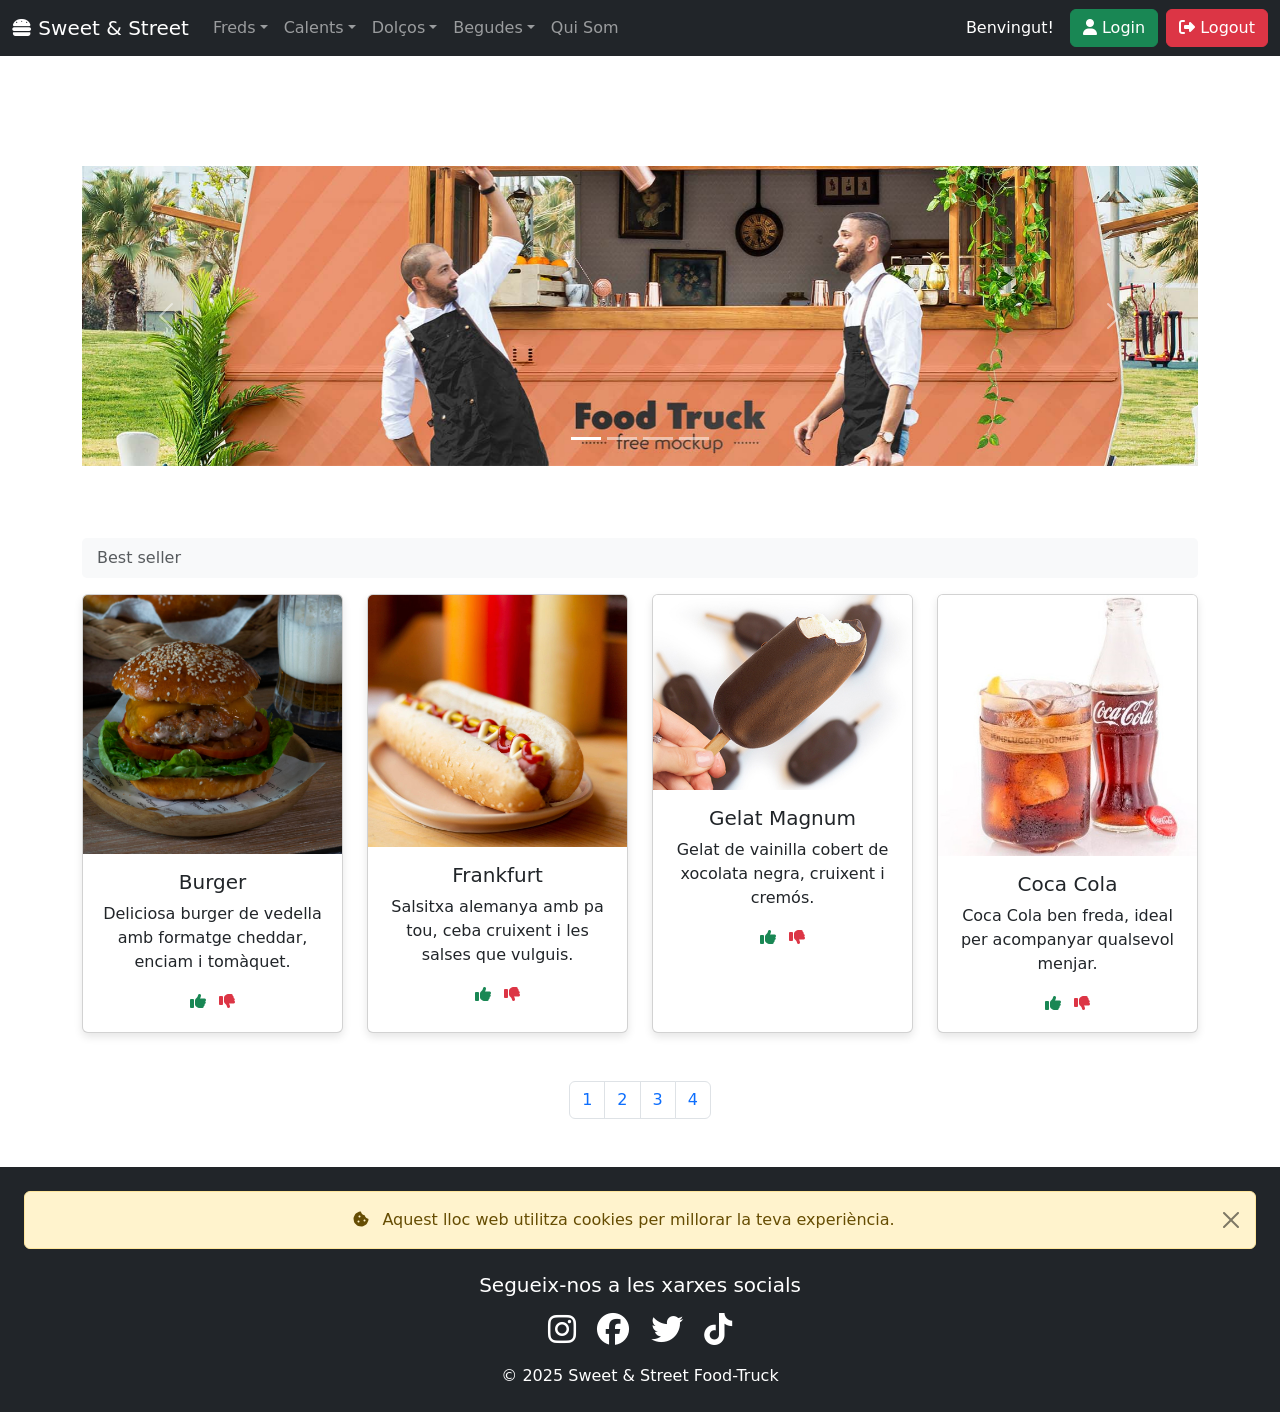
<file: index.html>
<!DOCTYPE html>
<html lang="ca">
<head>
    <meta charset="UTF-8">
    <meta name="viewport" content="width=device-width, initial-scale=1.0">
    <title>Sweet & Street | Food-Truck</title>

    <!-- Bootstrap CSS -->
    <link href="https://cdn.jsdelivr.net/npm/bootstrap@5.3.2/dist/css/bootstrap.min.css" rel="stylesheet">
    <!-- FontAwesome -->
    <link href="https://cdnjs.cloudflare.com/ajax/libs/font-awesome/6.5.1/css/all.min.css" rel="stylesheet">
    <!-- CSS Personalizado -->
    <link rel="stylesheet" href="css/styles.css">

    <link rel="icon" type="image/x-icon" href="./img/iconos/iconoHome.jpg">
</head>
<body>

<!-- ================= HEADER ================= -->
<nav class="navbar navbar-expand-lg navbar-dark bg-dark fixed-top">
    <div class="container-fluid">
        <!-- Logo y brand -->
        <a class="navbar-brand" href="index.html" data-bs-toggle="tooltip" title="Tornar a l'inici">
            <i class="fa-solid fa-burger"></i>
            Sweet & Street
        </a>

        <!-- Botón hamburguesa para móvil -->
        <button class="navbar-toggler" type="button" data-bs-toggle="collapse" data-bs-target="#menu">
            <span class="navbar-toggler-icon"></span>
        </button>

        <!-- Menú -->
        <div class="collapse navbar-collapse" id="menu">
            <ul class="navbar-nav me-auto">
                <!-- FREDS -->
                <li class="nav-item dropdown">
                    <a class="nav-link dropdown-toggle" href="#" role="button" data-bs-toggle="dropdown" data-bs-toggle="tooltip" title="Menjar fred">Freds</a>
                    <ul class="dropdown-menu">
                        <li><a class="dropdown-item" href="freds/fred1.html" data-bs-toggle="tooltip" title="Veure entrepà ibèric">Entrepà ibèric</a></li>
                        <li><a class="dropdown-item" href="freds/fred2.html" data-bs-toggle="tooltip" title="Veure entrepà de formatge">Entrepà formatge</a></li>
                        <li><a class="dropdown-item" href="freds/fred3.html" data-bs-toggle="tooltip" title="Veure amanida">Amanida</a></li>
                    </ul>
                </li>

                <!-- CALENTS -->
                <li class="nav-item dropdown">
                    <a class="nav-link dropdown-toggle" href="#" role="button" data-bs-toggle="dropdown" data-bs-toggle="tooltip" title="Menjar calent">Calents</a>
                    <ul class="dropdown-menu">
                        <li><a class="dropdown-item" href="calents/calent1.html" data-bs-toggle="tooltip" title="Veure burger">Burger</a></li>
                        <li><a class="dropdown-item" href="calents/calent2.html" data-bs-toggle="tooltip" title="Veure frankfurt">Frankfurt</a></li>
                        <li><a class="dropdown-item" href="calents/calent3.html" data-bs-toggle="tooltip" title="Veure pizza">Pizza</a></li>
                    </ul>
                </li>

                <!-- DOLÇOS -->
                <li class="nav-item dropdown">
                    <a class="nav-link dropdown-toggle" href="#" role="button" data-bs-toggle="dropdown" data-bs-toggle="tooltip" title="Dolços">Dolços</a>
                    <ul class="dropdown-menu">
                        <li><a class="dropdown-item" href="dolcos/dolc1.html" data-bs-toggle="tooltip" title="Veure gelat Magnum">Gelat Magnum</a></li>
                        <li><a class="dropdown-item" href="dolcos/dolc2.html" data-bs-toggle="tooltip" title="Veure crêppe">Crêppe xocolata</a></li>
                        <li><a class="dropdown-item" href="dolcos/dolc3.html" data-bs-toggle="tooltip" title="Veure gofre">Gofre</a></li>
                    </ul>
                </li>

                <!-- BEGUDES -->
                <li class="nav-item dropdown">
                    <a class="nav-link dropdown-toggle" href="#" role="button" data-bs-toggle="dropdown" data-bs-toggle="tooltip" title="Begudes">Begudes</a>
                    <ul class="dropdown-menu">
                        <li><a class="dropdown-item" href="begudes/beguda1.html" data-bs-toggle="tooltip" title="Veure Coca-Cola">Coca Cola</a></li>
                        <li><a class="dropdown-item" href="begudes/beguda2.html" data-bs-toggle="tooltip" title="Veure cervesa">Cervesa</a></li>
                        <li><a class="dropdown-item" href="begudes/beguda3.html" data-bs-toggle="tooltip" title="Veure aigua">Aigua</a></li>
                    </ul>
                </li>

                <!-- QUI SOM -->
                <li class="nav-item">
                    <a class="nav-link" href="quisom.html" data-bs-toggle="tooltip" title="Coneix la nostra història">Qui Som</a>
                </li>
            </ul>

            <!-- Texto de bienvenida -->
            <span class="navbar-text text-white me-3" id="welcomeText">
                Benvingut!
            </span>

            <!-- Botón Login -->
            <button class="btn btn-success me-2" type="button" data-bs-toggle="modal" data-bs-target="#loginModal" data-bs-toggle="tooltip" title="Iniciar sessió">
                <i class="fa-solid fa-user"></i> Login
            </button>

            <!-- Botón Logout -->
            <button class="btn btn-danger" type="button" onclick="logout()" data-bs-toggle="tooltip" title="Tancar sessió">
                <i class="fa-solid fa-right-from-bracket"></i> Logout
            </button>
        </div>
    </div>
</nav>

<!-- ================= MODAL LOGIN ================= -->
<div class="modal fade" id="loginModal" tabindex="-1" aria-labelledby="loginModalLabel" aria-hidden="true">
    <!-- Modal a la derecha (modal-dialog-end) y separado del navbar (mt-5) -->
    <div class="modal-dialog modal-dialog-end mt-5">
        <div class="modal-content">
            <div class="modal-header">
                <h5 class="modal-title" id="loginModalLabel">Iniciar Sessió</h5>
                <button type="button" class="btn-close" data-bs-dismiss="modal" aria-label="Tancar" data-bs-toggle="tooltip" title="Tancar"></button>
            </div>
            <div class="modal-body">
                <form id="loginForm">
                    <div class="mb-3">
                        <label for="username" class="form-label">Nom d'usuari</label>
                        <input type="text" class="form-control" id="username" placeholder="Introdueix el teu nom" data-bs-toggle="tooltip" title="Escriu el teu nom">
                    </div>
                    <div class="mb-3">
                        <label for="password" class="form-label">Contrasenya</label>
                        <input type="password" class="form-control" id="password" placeholder="******" data-bs-toggle="tooltip" title="Introdueix la contrasenya">
                    </div>
                    <button type="button" class="btn btn-primary" onclick="loginSubmit()" data-bs-toggle="tooltip" title="Enviar formulari">Enviar</button>
                    <button type="button" class="btn btn-secondary" data-bs-dismiss="modal" data-bs-toggle="tooltip" title="Cancel·lar">Cancel·lar</button>
                </form>
            </div>
        </div>
    </div>
</div>

<!-- ================= BODY ================= -->
<div class="container mt-5 pt-5">
    <!-- CARRUSEL -->
   <!-- ================= CARRUSEL (TAMAÑO PEQUEÑO) ================= -->
<div id="carouselExample" class="carousel slide mb-4" data-bs-ride="carousel">
    <!-- Indicadores -->
    <div class="carousel-indicators">
        <button type="button" data-bs-target="#carouselExample" data-bs-slide-to="0" class="active" aria-current="true" aria-label="Slide 1"></button>
        <button type="button" data-bs-target="#carouselExample" data-bs-slide-to="1" aria-label="Slide 2"></button>
        <button type="button" data-bs-target="#carouselExample" data-bs-slide-to="2" aria-label="Slide 3"></button>
        <button type="button" data-bs-target="#carouselExample" data-bs-slide-to="3" aria-label="Slide 4"></button>
    </div>
    
    <!-- Imágenes con altura fija -->
    <div class="carousel-inner" style="height: 300px;"> <!-- ALTURA FIJA DE 300px -->
        <div class="carousel-item active h-100">
            <img src="./img/carousel/foodtruck.jpg" class="d-block w-100 h-100" alt="Food Truck 1" style="object-fit: cover;">
        </div>
        <div class="carousel-item h-100">
            <img src="./img/carousel/entrepa.jpg" class="d-block w-100 h-100" alt="Food Truck 2" style="object-fit: cover;">
        </div>
        <div class="carousel-item h-100">
            <img src="./img/carousel/crepe.jpg" class="d-block w-100 h-100" alt="Food Truck 3" style="object-fit: cover;">
        </div>
        <div class="carousel-item h-100">
            <img src="./img/carousel/cerveza.jpg" class="d-block w-100 h-100" alt="Food Truck 4" style="object-fit: cover;">
        </div>
    </div>
    
    <!-- Controles -->
    <button class="carousel-control-prev" type="button" data-bs-target="#carouselExample" data-bs-slide="prev" data-bs-toggle="tooltip" title="Imatge anterior">
        <span class="carousel-control-prev-icon" aria-hidden="true"></span>
        <span class="visually-hidden">Previous</span>
    </button>
    <button class="carousel-control-next" type="button" data-bs-target="#carouselExample" data-bs-slide="next" data-bs-toggle="tooltip" title="Imatge següent">
        <span class="carousel-control-next-icon" aria-hidden="true"></span>
        <span class="visually-hidden">Next</span>
    </button>
</div>

<br><br>

    <!-- BREADCRUMB -->
    <nav aria-label="breadcrumb">
        <ol class="breadcrumb">
            <li class="breadcrumb-item active" aria-current="page" data-bs-toggle="tooltip" title="Estàs a la pàgina d'inici">Best seller</li>
        </ol>
    </nav>

    <!-- CARDS DE PRODUCTES DESTACATS -->
    <div class="row text-center g-4">
        <!-- Card 1 - Burger -->
        <div class="col-md-3">
            <div class="card h-100">
                <img src="./img/cards/hamburguesa.jpg" class="card-img-top" alt="Burger">
                <div class="card-body">
                    <h5 class="card-title" data-bs-toggle="tooltip" title="Hamburguesa clàssica">Burger</h5>
                    <p class="card-text">Deliciosa burger de vedella amb formatge cheddar, enciam i tomàquet.</p>
                    <i class="fa-solid fa-thumbs-up text-success me-2" data-bs-toggle="tooltip" title="M'agrada"></i>
                    <i class="fa-solid fa-thumbs-down text-danger" data-bs-toggle="tooltip" title="No m'agrada"></i>
                </div>
            </div>
        </div>
        <!-- Card 2 - Frankfurt -->
        <div class="col-md-3">
            <div class="card h-100">
                <img src="./img/cards/frankfurt.jpeg" class="card-img-top" alt="Frankfurt">
                <div class="card-body">
                    <h5 class="card-title" data-bs-toggle="tooltip" title="Frankfurt alemany">Frankfurt</h5>
                    <p class="card-text">Salsitxa alemanya amb pa tou, ceba cruixent i les salses que vulguis.</p>
                    <i class="fa-solid fa-thumbs-up text-success me-2" data-bs-toggle="tooltip" title="M'agrada"></i>
                    <i class="fa-solid fa-thumbs-down text-danger" data-bs-toggle="tooltip" title="No m'agrada"></i>
                </div>
            </div>
        </div>
        <!-- Card 3 - Magnum -->
        <div class="col-md-3">
            <div class="card h-100">
                <img src="./img/cards/gelat.jpg" class="card-img-top" alt="Magnum">
                <div class="card-body">
                    <h5 class="card-title" data-bs-toggle="tooltip" title="Gelat Magnum">Gelat Magnum</h5>
                    <p class="card-text">Gelat de vainilla cobert de xocolata negra, cruixent i cremós.</p>
                    <i class="fa-solid fa-thumbs-up text-success me-2" data-bs-toggle="tooltip" title="M'agrada"></i>
                    <i class="fa-solid fa-thumbs-down text-danger" data-bs-toggle="tooltip" title="No m'agrada"></i>
                </div>
            </div>
        </div>
        <!-- Card 4 - Coca Cola -->
        <div class="col-md-3">
            <div class="card h-100">
                <img src="./img/cards/cocacola.jpg" class="card-img-top" alt="Coca Cola">
                <div class="card-body">
                    <h5 class="card-title" data-bs-toggle="tooltip" title="Refresc de cola">Coca Cola</h5>
                    <p class="card-text">Coca Cola ben freda, ideal per acompanyar qualsevol menjar.</p>
                    <i class="fa-solid fa-thumbs-up text-success me-2" data-bs-toggle="tooltip" title="M'agrada"></i>
                    <i class="fa-solid fa-thumbs-down text-danger" data-bs-toggle="tooltip" title="No m'agrada"></i>
                </div>
            </div>
        </div>
    </div>

    <!-- PAGINACIÓ -->
    <nav aria-label="Page navigation" class="mt-5">
        <ul class="pagination justify-content-center">
            <li class="page-item"><a class="page-link" href="freds/fred1.html" data-bs-toggle="tooltip" title="Anar a menjars freds">1</a></li>
            <li class="page-item"><a class="page-link" href="calents/calent1.html" data-bs-toggle="tooltip" title="Anar a menjars calents">2</a></li>
            <li class="page-item"><a class="page-link" href="dolcos/dolc1.html" data-bs-toggle="tooltip" title="Anar a dolços">3</a></li>
            <li class="page-item"><a class="page-link" href="begudes/beguda1.html" data-bs-toggle="tooltip" title="Anar a begudes">4</a></li>
        </ul>
    </nav>
</div>

<!-- ================= FOOTER ================= -->
<footer class="bg-dark text-white text-center p-4 mt-5">
    <!-- ALERTA DE COOKIES DINS DEL FOOTER -->
    <div class="alert alert-warning alert-dismissible fade show mb-4" role="alert">
        <i class="fa-solid fa-cookie-bite me-2"></i>
        Aquest lloc web utilitza cookies per millorar la teva experiència.
        <button type="button" class="btn-close" data-bs-dismiss="alert" aria-label="Tancar" data-bs-toggle="tooltip" title="Tancar alerta"></button>
    </div>

    <h5>Segueix-nos a les xarxes socials</h5>
    <div class="social-icons mt-3">
        <a href="#" class="text-white me-3" data-bs-toggle="tooltip" title="Instagram"><i class="fa-brands fa-instagram fa-2x"></i></a>
        <a href="#" class="text-white me-3" data-bs-toggle="tooltip" title="Facebook"><i class="fa-brands fa-facebook fa-2x"></i></a>
        <a href="#" class="text-white me-3" data-bs-toggle="tooltip" title="Twitter"><i class="fa-brands fa-twitter fa-2x"></i></a>
        <a href="#" class="text-white" data-bs-toggle="tooltip" title="TikTok"><i class="fa-brands fa-tiktok fa-2x"></i></a>
    </div>
    <p class="mt-3 mb-0">&copy; 2025 Sweet & Street Food-Truck</p>
</footer>

<!-- Scripts -->
<script src="https://cdn.jsdelivr.net/npm/bootstrap@5.3.2/dist/js/bootstrap.bundle.min.js"></script>
<script src="js/main.js"></script>
</body>
</html>
</file>
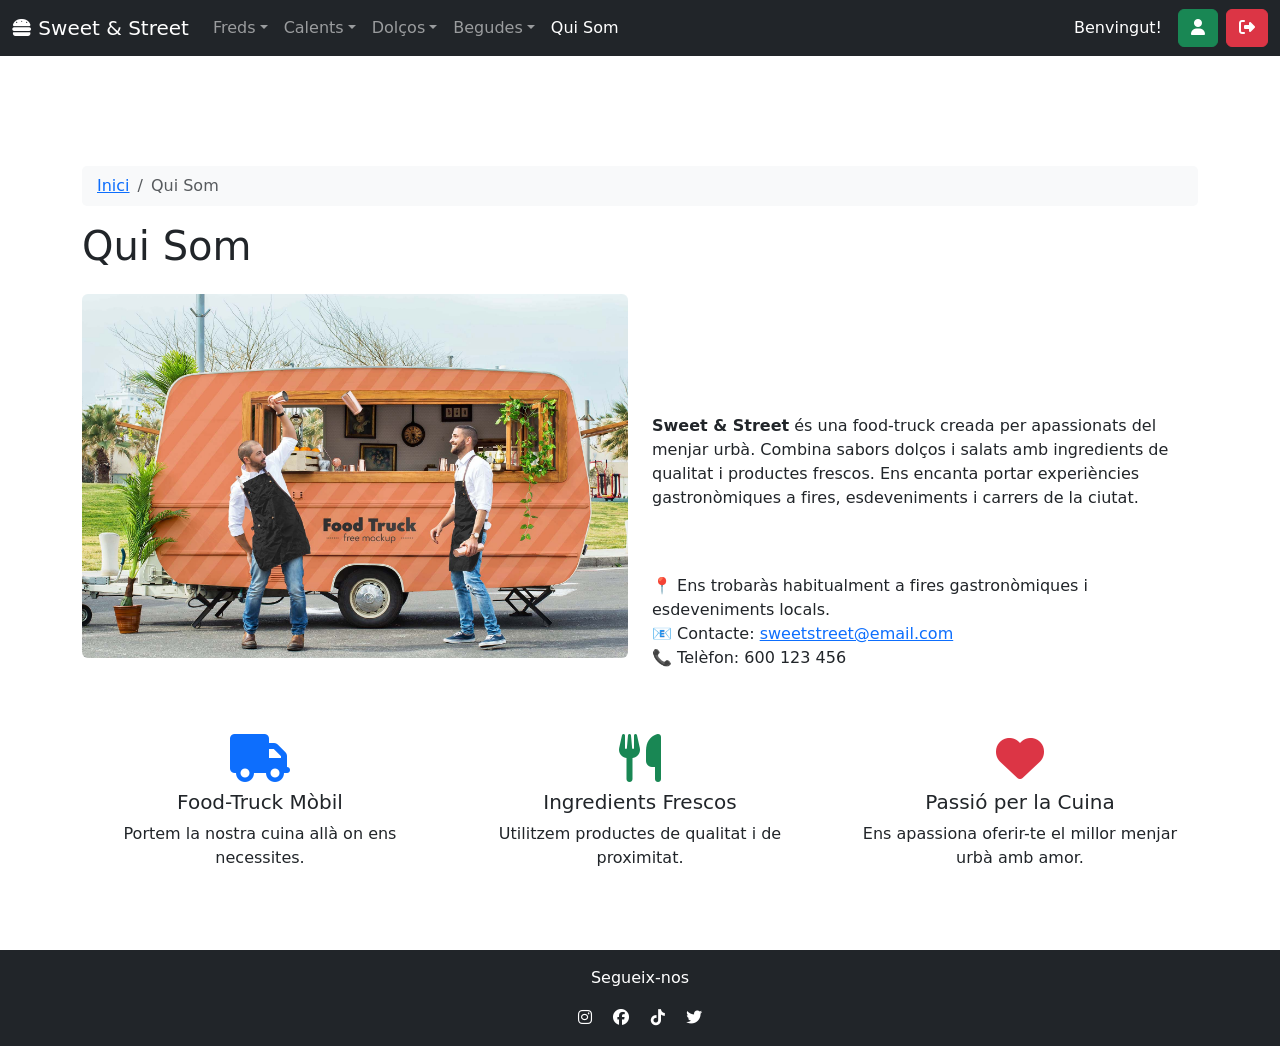
<file: quisom.html>
<!DOCTYPE html>
<html lang="ca">
<head>
    <meta charset="UTF-8">
    <meta name="viewport" content="width=device-width, initial-scale=1.0">
    <title>Qui Som | Sweet & Street</title>

    <link href="https://cdn.jsdelivr.net/npm/bootstrap@5.3.2/dist/css/bootstrap.min.css" rel="stylesheet">
    <link href="https://cdnjs.cloudflare.com/ajax/libs/font-awesome/6.5.1/css/all.min.css" rel="stylesheet">
    <link rel="stylesheet" href="css/styles.css">
    <link rel="icon" type="image/x-icon" href="./img/iconos/quisom.png">
</head>
<body>

    <!-- HEADER -->
    <nav class="navbar navbar-expand-lg navbar-dark bg-dark fixed-top">
        <div class="container-fluid">
            <a class="navbar-brand" href="index.html">
                <i class="fa-solid fa-burger"></i> Sweet & Street
            </a>

            <button class="navbar-toggler" data-bs-toggle="collapse" data-bs-target="#menu">
                <span class="navbar-toggler-icon"></span>
            </button>

            <div class="collapse navbar-collapse" id="menu">
                <ul class="navbar-nav me-auto">

                    <li class="nav-item dropdown">
                        <a class="nav-link dropdown-toggle" data-bs-toggle="dropdown">Freds</a>
                        <ul class="dropdown-menu">
                            <li><a class="dropdown-item" href="freds/fred1.html">Ibèric</a></li>
                            <li><a class="dropdown-item" href="freds/fred2.html">Formatge</a></li>
                            <li><a class="dropdown-item" href="freds/fred3.html">Amanida</a></li>
                        </ul>
                    </li>

                    <li class="nav-item dropdown">
                        <a class="nav-link dropdown-toggle" data-bs-toggle="dropdown">Calents</a>
                        <ul class="dropdown-menu">
                            <li><a class="dropdown-item" href="calents/calent1.html">Burger</a></li>
                            <li><a class="dropdown-item" href="calents/calent2.html">Frankfurt</a></li>
                            <li><a class="dropdown-item" href="calents/calent3.html">Pizza</a></li>
                        </ul>
                    </li>

                    <li class="nav-item dropdown">
                        <a class="nav-link dropdown-toggle" data-bs-toggle="dropdown">Dolços</a>
                        <ul class="dropdown-menu">
                            <li><a class="dropdown-item" href="dolcos/dolc1.html">Magnum</a></li>
                            <li><a class="dropdown-item" href="dolcos/dolc2.html">Creppe</a></li>
                            <li><a class="dropdown-item" href="dolcos/dolc3.html">Gofre</a></li>
                        </ul>
                    </li>

                    <li class="nav-item dropdown">
                        <a class="nav-link dropdown-toggle" data-bs-toggle="dropdown">Begudes</a>
                        <ul class="dropdown-menu">
                            <li><a class="dropdown-item" href="begudes/beguda1.html">CocaCola</a></li>
                            <li><a class="dropdown-item" href="begudes/beguda2.html">Cervesa</a></li>
                            <li><a class="dropdown-item" href="begudes/beguda3.html">Aigua</a></li>
                        </ul>
                    </li>

                    <li class="nav-item">
                        <a class="nav-link active" href="quisom.html">Qui Som</a>
                    </li>

                </ul>

                <span class="navbar-text text-white me-3" id="welcomeText">
                    Benvingut!
                </span>

                <button class="btn btn-success me-2" data-bs-toggle="modal" data-bs-target="#loginModal">
                    <i class="fa-solid fa-user"></i>
                </button>

                <button class="btn btn-danger" onclick="logout()">
                    <i class="fa-solid fa-right-from-bracket"></i>
                </button>

            </div>
        </div>
    </nav>

    <!-- BODY -->
    <div class="container mt-5 pt-5">

        <nav>
            <ol class="breadcrumb">
                <li class="breadcrumb-item"><a href="index.html">Inici</a></li>
                <li class="breadcrumb-item active">Qui Som</li>
            </ol>
        </nav>

        <h1 class="mb-4">Qui Som</h1>

        <div class="row mb-5">
            <div class="col-md-6">
                <img src="./img/carousel/foodtruck.jpg" class="img-fluid rounded" alt="Food Truck Sweet & Street">
            </div>

            <div class="col-md-6">
                <br><br><br><br><br>
                <p>
                    <strong>Sweet & Street</strong> és una food-truck creada per apassionats del menjar urbà. 
                    Combina sabors dolços i salats amb ingredients de qualitat i productes frescos. 
                    Ens encanta portar experiències gastronòmiques a fires, esdeveniments i carrers de la ciutat.
                </p>

                <br><br>

                <p>
                    📍 Ens trobaràs habitualment a fires gastronòmiques i esdeveniments locals.<br>
                    📧 Contacte: <a href="mailto:sweetstreet@email.com">sweetstreet@email.com</a><br>
                    📞 Telèfon: 600 123 456
                </p>
            </div>
        </div>

        <div class="row text-center">
            <div class="col-md-4 mb-3">
                <i class="fa-solid fa-truck fa-3x mb-2 text-primary"></i>
                <h5>Food-Truck Mòbil</h5>
                <p>Portem la nostra cuina allà on ens necessites.</p>
            </div>
            <div class="col-md-4 mb-3">
                <i class="fa-solid fa-utensils fa-3x mb-2 text-success"></i>
                <h5>Ingredients Frescos</h5>
                <p>Utilitzem productes de qualitat i de proximitat.</p>
            </div>
            <div class="col-md-4 mb-3">
                <i class="fa-solid fa-heart fa-3x mb-2 text-danger"></i>
                <h5>Passió per la Cuina</h5>
                <p>Ens apassiona oferir-te el millor menjar urbà amb amor.</p>
            </div>
        </div>

    </div>

    <!-- FOOTER -->
    <footer class="bg-dark text-center text-white p-3 mt-5">
        <p>Segueix-nos</p>
        <i class="fab fa-instagram mx-2"></i>
        <i class="fab fa-facebook mx-2"></i>
        <i class="fab fa-tiktok mx-2"></i>
        <i class="fab fa-twitter mx-2"></i>
    </footer>

    <script src="https://cdn.jsdelivr.net/npm/bootstrap@5.3.2/dist/js/bootstrap.bundle.min.js"></script>
    <script src="./js/main.js"></script>

</body>
</html>
</file>
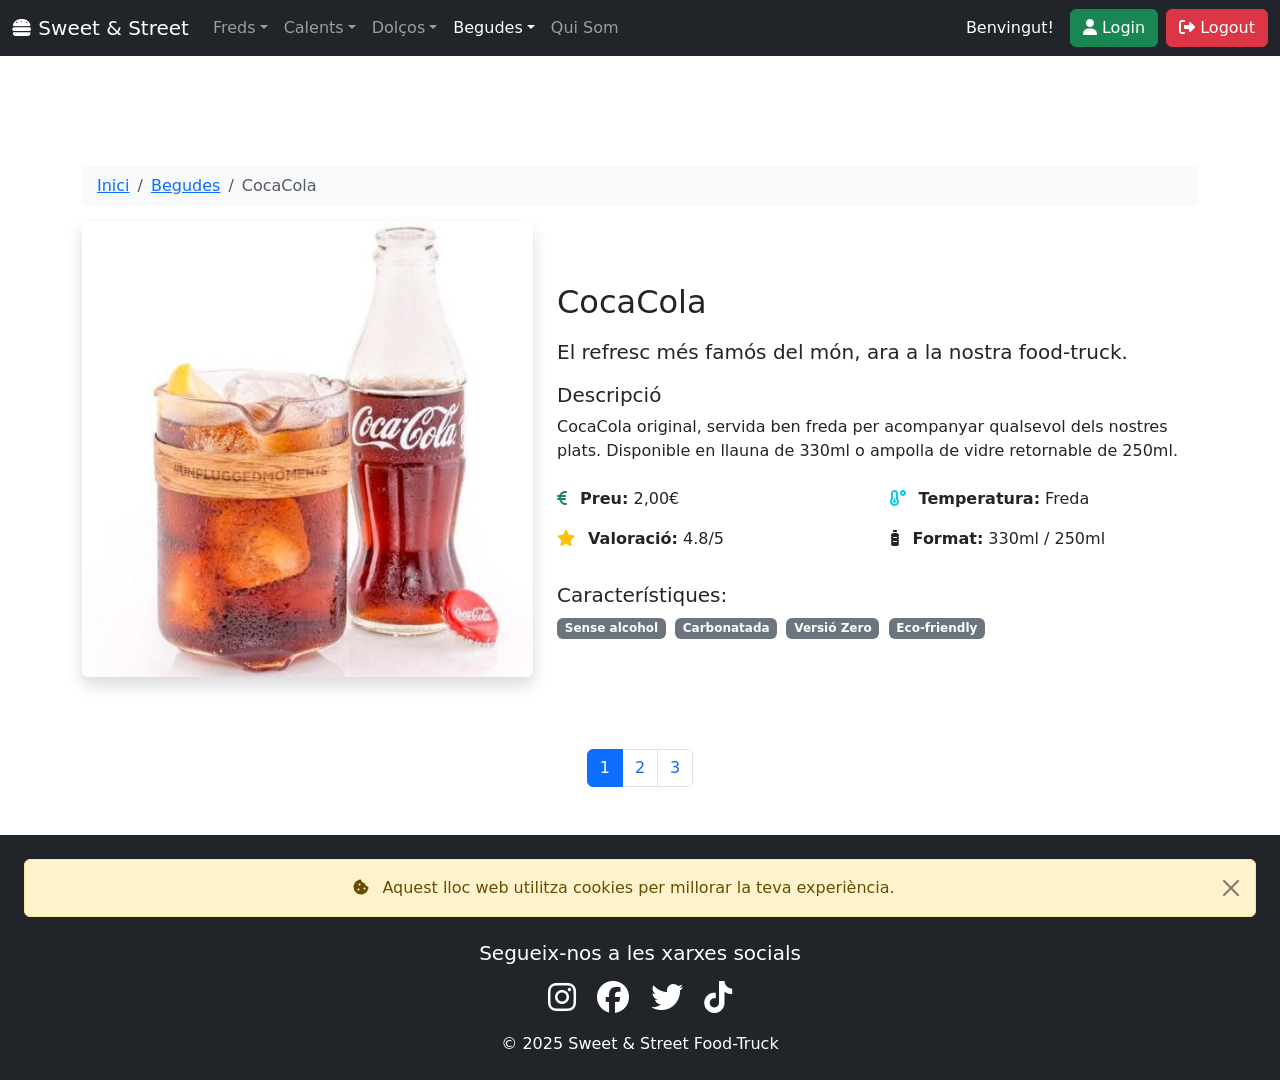
<file: begudes/beguda1.html>
<!DOCTYPE html>
<html lang="ca">
<head>
    <meta charset="UTF-8">
    <meta name="viewport" content="-width, initial-scale=1.0">
    <title>CocaCola | Sweet & Street</title>

    <!-- Bootstrap CSS -->
    <link href="https://cdn.jsdelivr.net/npm/bootstrap@5.3.2/dist/css/bootstrap.min.css" rel="stylesheet">
    <!-- FontAwesome -->
    <link href="https://cdnjs.cloudflare.com/ajax/libs/font-awesome/6.5.1/css/all.min.css" rel="stylesheet">
    <!-- CSS Personalizado -->
    <link rel="stylesheet" href="../css/styles.css">

    <link rel="icon" type="image/x-icon" href="../img/iconos/bebidas.png">
</head>
<body>

<!-- ================= HEADER ================= -->
<nav class="navbar navbar-expand-lg navbar-dark bg-dark fixed-top">
    <div class="container-fluid">
        <!-- Logo y brand con tooltip -->
        <a class="navbar-brand" href="../index.html" data-bs-toggle="tooltip" title="Tornar a l'inici">
            <i class="fa-solid fa-burger"></i>
            Sweet & Street
        </a>

        <!-- Botón hamburguesa -->
        <button class="navbar-toggler" type="button" data-bs-toggle="collapse" data-bs-target="#menu">
            <span class="navbar-toggler-icon"></span>
        </button>

        <!-- Menú -->
        <div class="collapse navbar-collapse" id="menu">
            <ul class="navbar-nav me-auto">
                <!-- FREDS -->
                <li class="nav-item dropdown">
                    <a class="nav-link dropdown-toggle" href="#" role="button" data-bs-toggle="dropdown" data-bs-toggle="tooltip" title="Menjar fred">Freds</a>
                    <ul class="dropdown-menu">
                        <li><a class="dropdown-item" href="../freds/fred1.html" data-bs-toggle="tooltip" title="Veure entrepà ibèric">Entrepà ibèric</a></li>
                        <li><a class="dropdown-item" href="../freds/fred2.html" data-bs-toggle="tooltip" title="Veure entrepà de formatge">Entrepà formatge</a></li>
                        <li><a class="dropdown-item" href="../freds/fred3.html" data-bs-toggle="tooltip" title="Veure amanida">Amanida</a></li>
                    </ul>
                </li>
                <!-- CALENTS -->
                <li class="nav-item dropdown">
                    <a class="nav-link dropdown-toggle" href="#" role="button" data-bs-toggle="dropdown" data-bs-toggle="tooltip" title="Menjar calent">Calents</a>
                    <ul class="dropdown-menu">
                        <li><a class="dropdown-item" href="../calents/calent1.html" data-bs-toggle="tooltip" title="Veure burger">Burger</a></li>
                        <li><a class="dropdown-item" href="../calents/calent2.html" data-bs-toggle="tooltip" title="Veure frankfurt">Frankfurt</a></li>
                        <li><a class="dropdown-item" href="../calents/calent3.html" data-bs-toggle="tooltip" title="Veure pizza">Pizza</a></li>
                    </ul>
                </li>
                <!-- DOLÇOS -->
                <li class="nav-item dropdown">
                    <a class="nav-link dropdown-toggle" href="#" role="button" data-bs-toggle="dropdown" data-bs-toggle="tooltip" title="Dolços">Dolços</a>
                    <ul class="dropdown-menu">
                        <li><a class="dropdown-item" href="../dolcos/dolc1.html" data-bs-toggle="tooltip" title="Veure gelat Magnum">Gelat Magnum</a></li>
                        <li><a class="dropdown-item" href="../dolcos/dolc2.html" data-bs-toggle="tooltip" title="Veure crêppe">Crêppe xocolata</a></li>
                        <li><a class="dropdown-item" href="../dolcos/dolc3.html" data-bs-toggle="tooltip" title="Veure gofre">Gofre</a></li>
                    </ul>
                </li>
                <!-- BEGUDES (actiu) -->
                <li class="nav-item dropdown">
                    <a class="nav-link dropdown-toggle active" href="#" role="button" data-bs-toggle="dropdown" data-bs-toggle="tooltip" title="Begudes">Begudes</a>
                    <ul class="dropdown-menu">
                        <li><a class="dropdown-item active" href="beguda1.html" data-bs-toggle="tooltip" title="Veure Coca-Cola">Coca Cola</a></li>
                        <li><a class="dropdown-item" href="beguda2.html" data-bs-toggle="tooltip" title="Veure cervesa">Cervesa</a></li>
                        <li><a class="dropdown-item" href="beguda3.html" data-bs-toggle="tooltip" title="Veure aigua">Aigua</a></li>
                    </ul>
                </li>
                <!-- QUI SOM -->
                <li class="nav-item">
                    <a class="nav-link" href="../quisom.html" data-bs-toggle="tooltip" title="Coneix la nostra història">Qui Som</a>
                </li>
            </ul>

            <!-- Texto de bienvenida -->
            <span class="navbar-text text-white me-3" id="welcomeText">
                Benvingut!
            </span>

            <!-- Botón Login -->
            <button class="btn btn-success me-2" type="button" data-bs-toggle="modal" data-bs-target="#loginModal" data-bs-toggle="tooltip" title="Iniciar sessió">
                <i class="fa-solid fa-user"></i> Login
            </button>

            <!-- Botón Logout -->
            <button class="btn btn-danger" type="button" onclick="logout()" data-bs-toggle="tooltip" title="Tancar sessió">
                <i class="fa-solid fa-right-from-bracket"></i> Logout
            </button>
        </div>
    </div>
</nav>

<!-- ================= MODAL LOGIN ================= -->
<div class="modal fade" id="loginModal" tabindex="-1" aria-labelledby="loginModalLabel" aria-hidden="true">
    <div class="modal-dialog modal-dialog-end mt-5">
        <div class="modal-content">
            <div class="modal-header">
                <h5 class="modal-title" id="loginModalLabel">Iniciar Sessió</h5>
                <button type="button" class="btn-close" data-bs-dismiss="modal" aria-label="Tancar" data-bs-toggle="tooltip" title="Tancar"></button>
            </div>
            <div class="modal-body">
                <form id="loginForm">
                    <div class="mb-3">
                        <label for="username" class="form-label">Nom d'usuari</label>
                        <input type="text" class="form-control" id="username" placeholder="Introdueix el teu nom" data-bs-toggle="tooltip" title="Escriu el teu nom">
                    </div>
                    <div class="mb-3">
                        <label for="password" class="form-label">Contrasenya</label>
                        <input type="password" class="form-control" id="password" placeholder="******" data-bs-toggle="tooltip" title="Introdueix la contrasenya">
                    </div>
                    <button type="button" class="btn btn-primary" onclick="loginSubmit()" data-bs-toggle="tooltip" title="Enviar formulari">Enviar</button>
                    <button type="button" class="btn btn-secondary" data-bs-dismiss="modal" data-bs-toggle="tooltip" title="Cancel·lar">Cancel·lar</button>
                </form>
            </div>
        </div>
    </div>
</div>

<!-- ================= BODY ================= -->
<div class="container mt-5 pt-5">
    <!-- BREADCRUMB -->
    <nav aria-label="breadcrumb">
        <ol class="breadcrumb">
            <li class="breadcrumb-item"><a href="../index.html" data-bs-toggle="tooltip" title="Anar a l'inici">Inici</a></li>
            <li class="breadcrumb-item"><a href="#" data-bs-toggle="tooltip" title="Veure totes les begudes">Begudes</a></li>
            <li class="breadcrumb-item active" aria-current="page" data-bs-toggle="tooltip" title="CocaCola">CocaCola</li>
        </ol>
    </nav>

    <!-- Producte: Imatge 40% / Text 60% -->
    <div class="row align-items-center">
        <!-- Columna imatge (40%) -->
        <div class="col-md-5 mb-4">
            <img src="../img/plats/cocacola.jpg" class="img-fluid rounded shadow" alt="CocaCola" data-bs-toggle="tooltip" title="CocaCola ben freda">
        </div>
        <!-- Columna descripció (60%) -->
        <div class="col-md-7">
            <h2 class="mb-3">CocaCola</h2>
            <p class="lead">
                El refresc més famós del món, ara a la nostra food-truck.
            </p>
            
            <div class="mb-3">
                <h5>Descripció</h5>
                <p>
                    CocaCola original, servida ben freda per acompanyar qualsevol dels nostres plats. 
                    Disponible en llauna de 330ml o ampolla de vidre retornable de 250ml.
                </p>
            </div>
            
            <div class="row mt-4">
                <div class="col-sm-6">
                    <p><i class="fa-solid fa-euro-sign text-success me-2"></i> <strong>Preu:</strong> 2,00€</p>
                    <p><i class="fa-solid fa-star text-warning me-2"></i> <strong>Valoració:</strong> 4.8/5</p>
                </div>
                <div class="col-sm-6">
                    <p><i class="fa-solid fa-temperature-low text-info me-2"></i> <strong>Temperatura:</strong> Freda</p>
                    <p><i class="fa-solid fa-bottle-water me-2"></i> <strong>Format:</strong> 330ml / 250ml</p>
                </div>
            </div>
            
            <!-- Característiques -->
            <div class="mt-3">
                <h5>Característiques:</h5>
                <span class="badge bg-secondary me-1" data-bs-toggle="tooltip" title="Sense alcohol">Sense alcohol</span>
                <span class="badge bg-secondary me-1" data-bs-toggle="tooltip" title="Carbonatada">Carbonatada</span>
                <span class="badge bg-secondary me-1" data-bs-toggle="tooltip" title="Zero sucre disponible">Versió Zero</span>
                <span class="badge bg-secondary" data-bs-toggle="tooltip" title="Envasos reciclables">Eco-friendly</span>
            </div>
        </div>
    </div>

    <!-- PAGINACIÓ (per navegar entre begudes) -->
    <nav aria-label="Navegació entre begudes" class="mt-5">
        <ul class="pagination justify-content-center">
            <li class="page-item active" aria-current="page"><span class="page-link" data-bs-toggle="tooltip" title="CocaCola (actual)">1</span></li>
            <li class="page-item"><a class="page-link" href="beguda2.html" data-bs-toggle="tooltip" title="Veure Cervesa">2</a></li>
            <li class="page-item"><a class="page-link" href="beguda3.html" data-bs-toggle="tooltip" title="Veure Aigua">3</a></li>
        </ul>
    </nav>
</div>

<!-- ================= FOOTER ================= -->
<footer class="bg-dark text-white text-center p-4 mt-5">
    <!-- ALERTA DE COOKIES DINS DEL FOOTER -->
    <div class="alert alert-warning alert-dismissible fade show mb-4" role="alert">
        <i class="fa-solid fa-cookie-bite me-2"></i>
        Aquest lloc web utilitza cookies per millorar la teva experiència.
        <button type="button" class="btn-close" data-bs-dismiss="alert" aria-label="Tancar" data-bs-toggle="tooltip" title="Tancar alerta"></button>
    </div>

    <h5>Segueix-nos a les xarxes socials</h5>
    <div class="social-icons mt-3">
        <a href="#" class="text-white me-3" data-bs-toggle="tooltip" title="Instagram"><i class="fa-brands fa-instagram fa-2x"></i></a>
        <a href="#" class="text-white me-3" data-bs-toggle="tooltip" title="Facebook"><i class="fa-brands fa-facebook fa-2x"></i></a>
        <a href="#" class="text-white me-3" data-bs-toggle="tooltip" title="Twitter"><i class="fa-brands fa-twitter fa-2x"></i></a>
        <a href="#" class="text-white" data-bs-toggle="tooltip" title="TikTok"><i class="fa-brands fa-tiktok fa-2x"></i></a>
    </div>
    <p class="mt-3 mb-0">&copy; 2025 Sweet & Street Food-Truck</p>
</footer>

<!-- Scripts -->
<script src="https://cdn.jsdelivr.net/npm/bootstrap@5.3.2/dist/js/bootstrap.bundle.min.js"></script>
<script src="../js/main.js"></script>
</body>
</html>
</file>
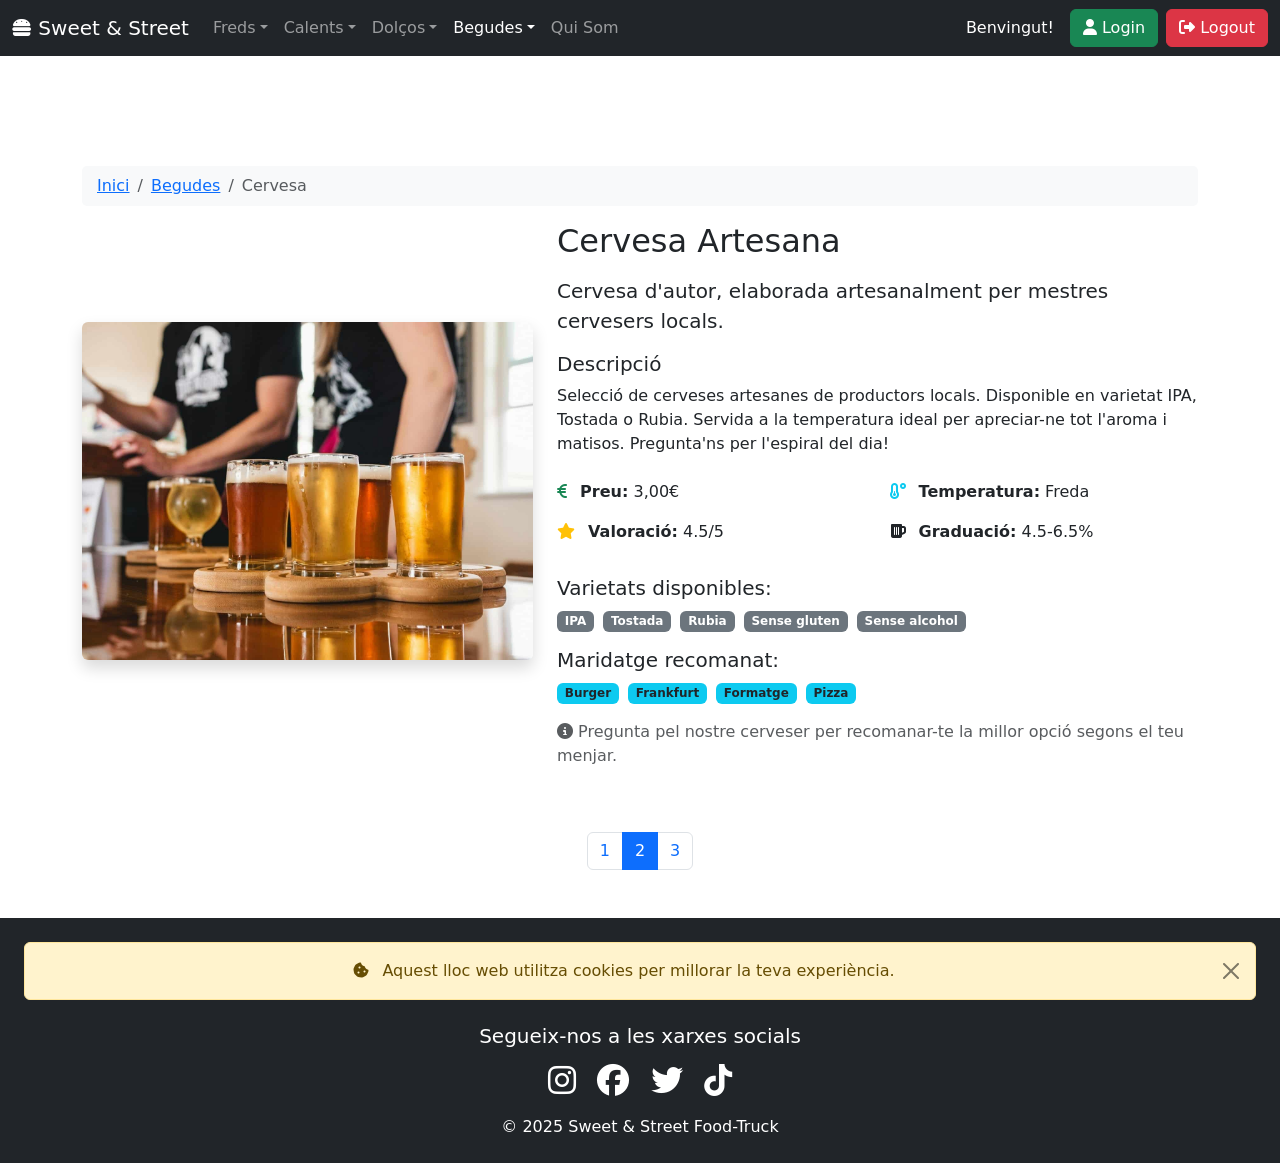
<file: begudes/beguda2.html>
<!DOCTYPE html>
<html lang="ca">
<head>
    <meta charset="UTF-8">
    <meta name="viewport" content="width=device-width, initial-scale=1.0">
    <title>Cervesa | Sweet & Street</title>

    <!-- Bootstrap CSS -->
    <link href="https://cdn.jsdelivr.net/npm/bootstrap@5.3.2/dist/css/bootstrap.min.css" rel="stylesheet">
    <!-- FontAwesome -->
    <link href="https://cdnjs.cloudflare.com/ajax/libs/font-awesome/6.5.1/css/all.min.css" rel="stylesheet">
    <!-- CSS Personalizado -->
    <link rel="stylesheet" href="../css/styles.css">

    <link rel="icon" type="image/x-icon" href="../img/iconos/bebidas.png">
</head>
<body>

<!-- ================= HEADER ================= -->
<nav class="navbar navbar-expand-lg navbar-dark bg-dark fixed-top">
    <div class="container-fluid">
        <a class="navbar-brand" href="../index.html" data-bs-toggle="tooltip" title="Tornar a l'inici">
            <i class="fa-solid fa-burger"></i>
            Sweet & Street
        </a>
        <button class="navbar-toggler" type="button" data-bs-toggle="collapse" data-bs-target="#menu">
            <span class="navbar-toggler-icon"></span>
        </button>
        <div class="collapse navbar-collapse" id="menu">
            <ul class="navbar-nav me-auto">
                <!-- FREDS -->
                <li class="nav-item dropdown">
                    <a class="nav-link dropdown-toggle" href="#" role="button" data-bs-toggle="dropdown" data-bs-toggle="tooltip" title="Menjar fred">Freds</a>
                    <ul class="dropdown-menu">
                        <li><a class="dropdown-item" href="../freds/fred1.html" data-bs-toggle="tooltip" title="Veure entrepà ibèric">Entrepà ibèric</a></li>
                        <li><a class="dropdown-item" href="../freds/fred2.html" data-bs-toggle="tooltip" title="Veure entrepà de formatge">Entrepà formatge</a></li>
                        <li><a class="dropdown-item" href="../freds/fred3.html" data-bs-toggle="tooltip" title="Veure amanida">Amanida</a></li>
                    </ul>
                </li>
                <!-- CALENTS -->
                <li class="nav-item dropdown">
                    <a class="nav-link dropdown-toggle" href="#" role="button" data-bs-toggle="dropdown" data-bs-toggle="tooltip" title="Menjar calent">Calents</a>
                    <ul class="dropdown-menu">
                        <li><a class="dropdown-item" href="../calents/calent1.html" data-bs-toggle="tooltip" title="Veure burger">Burger</a></li>
                        <li><a class="dropdown-item" href="../calents/calent2.html" data-bs-toggle="tooltip" title="Veure frankfurt">Frankfurt</a></li>
                        <li><a class="dropdown-item" href="../calents/calent3.html" data-bs-toggle="tooltip" title="Veure pizza">Pizza</a></li>
                    </ul>
                </li>
                <!-- DOLÇOS -->
                <li class="nav-item dropdown">
                    <a class="nav-link dropdown-toggle" href="#" role="button" data-bs-toggle="dropdown" data-bs-toggle="tooltip" title="Dolços">Dolços</a>
                    <ul class="dropdown-menu">
                        <li><a class="dropdown-item" href="../dolcos/dolc1.html" data-bs-toggle="tooltip" title="Veure gelat Magnum">Gelat Magnum</a></li>
                        <li><a class="dropdown-item" href="../dolcos/dolc2.html" data-bs-toggle="tooltip" title="Veure crêppe">Crêppe xocolata</a></li>
                        <li><a class="dropdown-item" href="../dolcos/dolc3.html" data-bs-toggle="tooltip" title="Veure gofre">Gofre</a></li>
                    </ul>
                </li>
                <!-- BEGUDES (actiu) -->
                <li class="nav-item dropdown">
                    <a class="nav-link dropdown-toggle active" href="#" role="button" data-bs-toggle="dropdown" data-bs-toggle="tooltip" title="Begudes">Begudes</a>
                    <ul class="dropdown-menu">
                        <li><a class="dropdown-item" href="beguda1.html" data-bs-toggle="tooltip" title="Veure Coca-Cola">Coca Cola</a></li>
                        <li><a class="dropdown-item active" href="beguda2.html" data-bs-toggle="tooltip" title="Veure cervesa">Cervesa</a></li>
                        <li><a class="dropdown-item" href="beguda3.html" data-bs-toggle="tooltip" title="Veure aigua">Aigua</a></li>
                    </ul>
                </li>
                <!-- QUI SOM -->
                <li class="nav-item">
                    <a class="nav-link" href="../quisom.html" data-bs-toggle="tooltip" title="Coneix la nostra història">Qui Som</a>
                </li>
            </ul>
            <span class="navbar-text text-white me-3" id="welcomeText">Benvingut!</span>
            <button class="btn btn-success me-2" type="button" data-bs-toggle="modal" data-bs-target="#loginModal" data-bs-toggle="tooltip" title="Iniciar sessió">
                <i class="fa-solid fa-user"></i> Login
            </button>
            <button class="btn btn-danger" type="button" onclick="logout()" data-bs-toggle="tooltip" title="Tancar sessió">
                <i class="fa-solid fa-right-from-bracket"></i> Logout
            </button>
        </div>
    </div>
</nav>

<!-- ================= MODAL LOGIN ================= -->
<div class="modal fade" id="loginModal" tabindex="-1" aria-labelledby="loginModalLabel" aria-hidden="true">
    <div class="modal-dialog modal-dialog-end mt-5">
        <div class="modal-content">
            <div class="modal-header">
                <h5 class="modal-title" id="loginModalLabel">Iniciar Sessió</h5>
                <button type="button" class="btn-close" data-bs-dismiss="modal" aria-label="Tancar" data-bs-toggle="tooltip" title="Tancar"></button>
            </div>
            <div class="modal-body">
                <form id="loginForm">
                    <div class="mb-3">
                        <label for="username" class="form-label">Nom d'usuari</label>
                        <input type="text" class="form-control" id="username" placeholder="Introdueix el teu nom" data-bs-toggle="tooltip" title="Escriu el teu nom">
                    </div>
                    <div class="mb-3">
                        <label for="password" class="form-label">Contrasenya</label>
                        <input type="password" class="form-control" id="password" placeholder="******" data-bs-toggle="tooltip" title="Introdueix la contrasenya">
                    </div>
                    <button type="button" class="btn btn-primary" onclick="loginSubmit()" data-bs-toggle="tooltip" title="Enviar formulari">Enviar</button>
                    <button type="button" class="btn btn-secondary" data-bs-dismiss="modal" data-bs-toggle="tooltip" title="Cancel·lar">Cancel·lar</button>
                </form>
            </div>
        </div>
    </div>
</div>

<!-- ================= BODY ================= -->
<div class="container mt-5 pt-5">
    <!-- BREADCRUMB -->
    <nav aria-label="breadcrumb">
        <ol class="breadcrumb">
            <li class="breadcrumb-item"><a href="../index.html" data-bs-toggle="tooltip" title="Anar a l'inici">Inici</a></li>
            <li class="breadcrumb-item"><a href="#" data-bs-toggle="tooltip" title="Veure totes les begudes">Begudes</a></li>
            <li class="breadcrumb-item active" aria-current="page" data-bs-toggle="tooltip" title="Cervesa">Cervesa</li>
        </ol>
    </nav>

    <!-- Producte: Imatge 40% / Text 60% -->
    <div class="row align-items-center">
        <!-- Columna imatge (40%) -->
        <div class="col-md-5 mb-4">
            <img src="../img/plats/cerveza.jpg" class="img-fluid rounded shadow" alt="Cervesa" data-bs-toggle="tooltip" title="Cervesa artesana">
        </div>
        <!-- Columna descripció (60%) -->
        <div class="col-md-7">
            <h2 class="mb-3">Cervesa Artesana</h2>
            <p class="lead">
                Cervesa d'autor, elaborada artesanalment per mestres cervesers locals.
            </p>
            
            <div class="mb-3">
                <h5>Descripció</h5>
                <p>
                    Selecció de cerveses artesanes de productors locals. Disponible en varietat IPA, Tostada o Rubia. 
                    Servida a la temperatura ideal per apreciar-ne tot l'aroma i matisos. 
                    Pregunta'ns per l'espiral del dia!
                </p>
            </div>
            
            <div class="row mt-4">
                <div class="col-sm-6">
                    <p><i class="fa-solid fa-euro-sign text-success me-2"></i> <strong>Preu:</strong> 3,00€</p>
                    <p><i class="fa-solid fa-star text-warning me-2"></i> <strong>Valoració:</strong> 4.5/5</p>
                </div>
                <div class="col-sm-6">
                    <p><i class="fa-solid fa-temperature-low text-info me-2"></i> <strong>Temperatura:</strong> Freda</p>
                    <p><i class="fa-solid fa-beer me-2"></i> <strong>Graduació:</strong> 4.5-6.5%</p>
                </div>
            </div>
            
            <!-- Varietats -->
            <div class="mt-3">
                <h5>Varietats disponibles:</h5>
                <span class="badge bg-secondary me-1" data-bs-toggle="tooltip" title="IPA - Amarga i cítrica">IPA</span>
                <span class="badge bg-secondary me-1" data-bs-toggle="tooltip" title="Tostada - Nota caramel">Tostada</span>
                <span class="badge bg-secondary me-1" data-bs-toggle="tooltip" title="Rubia - Suau i refrescant">Rubia</span>
                <span class="badge bg-secondary me-1" data-bs-toggle="tooltip" title="Sense gluten">Sense gluten</span>
                <span class="badge bg-secondary" data-bs-toggle="tooltip" title="0,0% alcohol">Sense alcohol</span>
            </div>
            
            <div class="mt-3">
                <h5>Maridatge recomanat:</h5>
                <span class="badge bg-info text-dark me-1" data-bs-toggle="tooltip" title="Ideal amb burger">Burger</span>
                <span class="badge bg-info text-dark me-1" data-bs-toggle="tooltip" title="Perfecta amb frankfurt">Frankfurt</span>
                <span class="badge bg-info text-dark me-1" data-bs-toggle="tooltip" title="Va bé amb formatge">Formatge</span>
                <span class="badge bg-info text-dark" data-bs-toggle="tooltip" title="Ideal amb pizza">Pizza</span>
            </div>
            
            <div class="mt-3">
                <p class="text-muted"><i class="fa-solid fa-circle-info"></i> Pregunta pel nostre cerveser per recomanar-te la millor opció segons el teu menjar.</p>
            </div>
        </div>
    </div>

    <!-- PAGINACIÓ (per navegar entre begudes) -->
    <nav aria-label="Navegació entre begudes" class="mt-5">
        <ul class="pagination justify-content-center">
            <li class="page-item"><a class="page-link" href="beguda1.html" data-bs-toggle="tooltip" title="Veure CocaCola">1</a></li>
            <li class="page-item active" aria-current="page"><span class="page-link" data-bs-toggle="tooltip" title="Cervesa (actual)">2</span></li>
            <li class="page-item"><a class="page-link" href="beguda3.html" data-bs-toggle="tooltip" title="Veure Aigua">3</a></li>
        </ul>
    </nav>
</div>

<!-- ================= FOOTER ================= -->
<footer class="bg-dark text-white text-center p-4 mt-5">
    <div class="alert alert-warning alert-dismissible fade show mb-4" role="alert">
        <i class="fa-solid fa-cookie-bite me-2"></i>
        Aquest lloc web utilitza cookies per millorar la teva experiència.
        <button type="button" class="btn-close" data-bs-dismiss="alert" aria-label="Tancar" data-bs-toggle="tooltip" title="Tancar alerta"></button>
    </div>

    <h5>Segueix-nos a les xarxes socials</h5>
    <div class="social-icons mt-3">
        <a href="#" class="text-white me-3" data-bs-toggle="tooltip" title="Instagram"><i class="fa-brands fa-instagram fa-2x"></i></a>
        <a href="#" class="text-white me-3" data-bs-toggle="tooltip" title="Facebook"><i class="fa-brands fa-facebook fa-2x"></i></a>
        <a href="#" class="text-white me-3" data-bs-toggle="tooltip" title="Twitter"><i class="fa-brands fa-twitter fa-2x"></i></a>
        <a href="#" class="text-white" data-bs-toggle="tooltip" title="TikTok"><i class="fa-brands fa-tiktok fa-2x"></i></a>
    </div>
    <p class="mt-3 mb-0">&copy; 2025 Sweet & Street Food-Truck</p>
</footer>

<!-- Scripts -->
<script src="https://cdn.jsdelivr.net/npm/bootstrap@5.3.2/dist/js/bootstrap.bundle.min.js"></script>
<script src="../js/main.js"></script>
</body>
</html>
</file>
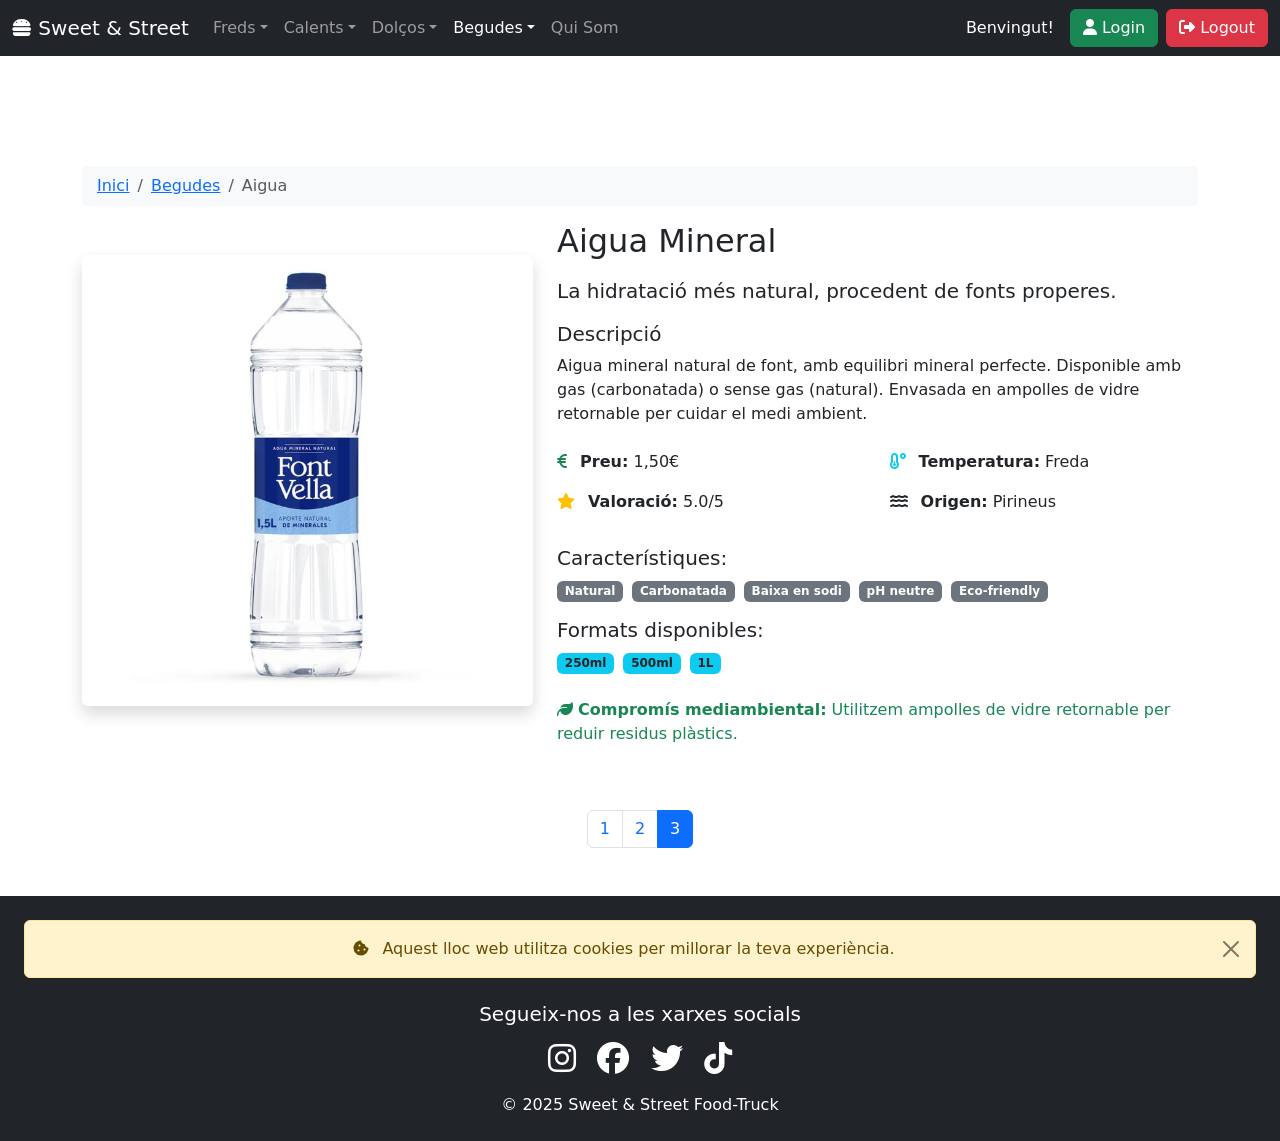
<file: begudes/beguda3.html>
<!DOCTYPE html>
<html lang="ca">
<head>
    <meta charset="UTF-8">
    <meta name="viewport" content="width=device-width, initial-scale=1.0">
    <title>Aigua | Sweet & Street</title>

    <!-- Bootstrap CSS -->
    <link href="https://cdn.jsdelivr.net/npm/bootstrap@5.3.2/dist/css/bootstrap.min.css" rel="stylesheet">
    <!-- FontAwesome -->
    <link href="https://cdnjs.cloudflare.com/ajax/libs/font-awesome/6.5.1/css/all.min.css" rel="stylesheet">
    <!-- CSS Personalizado -->
    <link rel="stylesheet" href="../css/styles.css">

    <link rel="icon" type="image/x-icon" href="../img/iconos/bebidas.png">
</head>
<body>

<!-- ================= HEADER ================= -->
<nav class="navbar navbar-expand-lg navbar-dark bg-dark fixed-top">
    <div class="container-fluid">
        <a class="navbar-brand" href="../index.html" data-bs-toggle="tooltip" title="Tornar a l'inici">
            <i class="fa-solid fa-burger"></i>
            Sweet & Street
        </a>
        <button class="navbar-toggler" type="button" data-bs-toggle="collapse" data-bs-target="#menu">
            <span class="navbar-toggler-icon"></span>
        </button>
        <div class="collapse navbar-collapse" id="menu">
            <ul class="navbar-nav me-auto">
                <!-- FREDS -->
                <li class="nav-item dropdown">
                    <a class="nav-link dropdown-toggle" href="#" role="button" data-bs-toggle="dropdown" data-bs-toggle="tooltip" title="Menjar fred">Freds</a>
                    <ul class="dropdown-menu">
                        <li><a class="dropdown-item" href="../freds/fred1.html" data-bs-toggle="tooltip" title="Veure entrepà ibèric">Entrepà ibèric</a></li>
                        <li><a class="dropdown-item" href="../freds/fred2.html" data-bs-toggle="tooltip" title="Veure entrepà de formatge">Entrepà formatge</a></li>
                        <li><a class="dropdown-item" href="../freds/fred3.html" data-bs-toggle="tooltip" title="Veure amanida">Amanida</a></li>
                    </ul>
                </li>
                <!-- CALENTS -->
                <li class="nav-item dropdown">
                    <a class="nav-link dropdown-toggle" href="#" role="button" data-bs-toggle="dropdown" data-bs-toggle="tooltip" title="Menjar calent">Calents</a>
                    <ul class="dropdown-menu">
                        <li><a class="dropdown-item" href="../calents/calent1.html" data-bs-toggle="tooltip" title="Veure burger">Burger</a></li>
                        <li><a class="dropdown-item" href="../calents/calent2.html" data-bs-toggle="tooltip" title="Veure frankfurt">Frankfurt</a></li>
                        <li><a class="dropdown-item" href="../calents/calent3.html" data-bs-toggle="tooltip" title="Veure pizza">Pizza</a></li>
                    </ul>
                </li>
                <!-- DOLÇOS -->
                <li class="nav-item dropdown">
                    <a class="nav-link dropdown-toggle" href="#" role="button" data-bs-toggle="dropdown" data-bs-toggle="tooltip" title="Dolços">Dolços</a>
                    <ul class="dropdown-menu">
                        <li><a class="dropdown-item" href="../dolcos/dolc1.html" data-bs-toggle="tooltip" title="Veure gelat Magnum">Gelat Magnum</a></li>
                        <li><a class="dropdown-item" href="../dolcos/dolc2.html" data-bs-toggle="tooltip" title="Veure crêppe">Crêppe xocolata</a></li>
                        <li><a class="dropdown-item" href="../dolcos/dolc3.html" data-bs-toggle="tooltip" title="Veure gofre">Gofre</a></li>
                    </ul>
                </li>
                <!-- BEGUDES (actiu) -->
                <li class="nav-item dropdown">
                    <a class="nav-link dropdown-toggle active" href="#" role="button" data-bs-toggle="dropdown" data-bs-toggle="tooltip" title="Begudes">Begudes</a>
                    <ul class="dropdown-menu">
                        <li><a class="dropdown-item" href="beguda1.html" data-bs-toggle="tooltip" title="Veure Coca-Cola">Coca Cola</a></li>
                        <li><a class="dropdown-item" href="beguda2.html" data-bs-toggle="tooltip" title="Veure cervesa">Cervesa</a></li>
                        <li><a class="dropdown-item active" href="beguda3.html" data-bs-toggle="tooltip" title="Veure aigua">Aigua</a></li>
                    </ul>
                </li>
                <!-- QUI SOM -->
                <li class="nav-item">
                    <a class="nav-link" href="../quisom.html" data-bs-toggle="tooltip" title="Coneix la nostra història">Qui Som</a>
                </li>
            </ul>
            <span class="navbar-text text-white me-3" id="welcomeText">Benvingut!</span>
            <button class="btn btn-success me-2" type="button" data-bs-toggle="modal" data-bs-target="#loginModal" data-bs-toggle="tooltip" title="Iniciar sessió">
                <i class="fa-solid fa-user"></i> Login
            </button>
            <button class="btn btn-danger" type="button" onclick="logout()" data-bs-toggle="tooltip" title="Tancar sessió">
                <i class="fa-solid fa-right-from-bracket"></i> Logout
            </button>
        </div>
    </div>
</nav>

<!-- ================= MODAL LOGIN ================= -->
<div class="modal fade" id="loginModal" tabindex="-1" aria-labelledby="loginModalLabel" aria-hidden="true">
    <div class="modal-dialog modal-dialog-end mt-5">
        <div class="modal-content">
            <div class="modal-header">
                <h5 class="modal-title" id="loginModalLabel">Iniciar Sessió</h5>
                <button type="button" class="btn-close" data-bs-dismiss="modal" aria-label="Tancar" data-bs-toggle="tooltip" title="Tancar"></button>
            </div>
            <div class="modal-body">
                <form id="loginForm">
                    <div class="mb-3">
                        <label for="username" class="form-label">Nom d'usuari</label>
                        <input type="text" class="form-control" id="username" placeholder="Introdueix el teu nom" data-bs-toggle="tooltip" title="Escriu el teu nom">
                    </div>
                    <div class="mb-3">
                        <label for="password" class="form-label">Contrasenya</label>
                        <input type="password" class="form-control" id="password" placeholder="******" data-bs-toggle="tooltip" title="Introdueix la contrasenya">
                    </div>
                    <button type="button" class="btn btn-primary" onclick="loginSubmit()" data-bs-toggle="tooltip" title="Enviar formulari">Enviar</button>
                    <button type="button" class="btn btn-secondary" data-bs-dismiss="modal" data-bs-toggle="tooltip" title="Cancel·lar">Cancel·lar</button>
                </form>
            </div>
        </div>
    </div>
</div>

<!-- ================= BODY ================= -->
<div class="container mt-5 pt-5">
    <!-- BREADCRUMB -->
    <nav aria-label="breadcrumb">
        <ol class="breadcrumb">
            <li class="breadcrumb-item"><a href="../index.html" data-bs-toggle="tooltip" title="Anar a l'inici">Inici</a></li>
            <li class="breadcrumb-item"><a href="#" data-bs-toggle="tooltip" title="Veure totes les begudes">Begudes</a></li>
            <li class="breadcrumb-item active" aria-current="page" data-bs-toggle="tooltip" title="Aigua">Aigua</li>
        </ol>
    </nav>

    <!-- Producte: Imatge 40% / Text 60% -->
    <div class="row align-items-center">
        <!-- Columna imatge (40%) -->
        <div class="col-md-5 mb-4">
            <img src="../img/plats/agua.jpg" class="img-fluid rounded shadow" alt="Aigua mineral" data-bs-toggle="tooltip" title="Aigua natural">
        </div>
        <!-- Columna descripció (60%) -->
        <div class="col-md-7">
            <h2 class="mb-3">Aigua Mineral</h2>
            <p class="lead">
                La hidratació més natural, procedent de fonts properes.
            </p>
            
            <div class="mb-3">
                <h5>Descripció</h5>
                <p>
                    Aigua mineral natural de font, amb equilibri mineral perfecte. Disponible amb gas (carbonatada) 
                    o sense gas (natural). Envasada en ampolles de vidre retornable per cuidar el medi ambient.
                </p>
            </div>
            
            <div class="row mt-4">
                <div class="col-sm-6">
                    <p><i class="fa-solid fa-euro-sign text-success me-2"></i> <strong>Preu:</strong> 1,50€</p>
                    <p><i class="fa-solid fa-star text-warning me-2"></i> <strong>Valoració:</strong> 5.0/5</p>
                </div>
                <div class="col-sm-6">
                    <p><i class="fa-solid fa-temperature-low text-info me-2"></i> <strong>Temperatura:</strong> Freda</p>
                    <p><i class="fa-solid fa-water me-2"></i> <strong>Origen:</strong> Pirineus</p>
                </div>
            </div>
            
            <!-- Característiques -->
            <div class="mt-3">
                <h5>Característiques:</h5>
                <span class="badge bg-secondary me-1" data-bs-toggle="tooltip" title="Sense gas">Natural</span>
                <span class="badge bg-secondary me-1" data-bs-toggle="tooltip" title="Amb gas">Carbonatada</span>
                <span class="badge bg-secondary me-1" data-bs-toggle="tooltip" title="Baix contingut en sodi">Baixa en sodi</span>
                <span class="badge bg-secondary me-1" data-bs-toggle="tooltip" title="PH equilibrat">pH neutre</span>
                <span class="badge bg-secondary" data-bs-toggle="tooltip" title="Ampolla de vidre retornable">Eco-friendly</span>
            </div>
            
            <div class="mt-3">
                <h5>Formats disponibles:</h5>
                <span class="badge bg-info text-dark me-1" data-bs-toggle="tooltip" title="Ampolla petita">250ml</span>
                <span class="badge bg-info text-dark me-1" data-bs-toggle="tooltip" title="Ampolla mitjana">500ml</span>
                <span class="badge bg-info text-dark" data-bs-toggle="tooltip" title="Ampolla gran">1L</span>
            </div>
            
            <div class="mt-4">
                <p class="text-success"><i class="fa-solid fa-leaf"></i> <strong>Compromís mediambiental:</strong> Utilitzem ampolles de vidre retornable per reduir residus plàstics.</p>
            </div>
        </div>
    </div>

    <!-- PAGINACIÓ (per navegar entre begudes) -->
    <nav aria-label="Navegació entre begudes" class="mt-5">
        <ul class="pagination justify-content-center">
            <li class="page-item"><a class="page-link" href="beguda1.html" data-bs-toggle="tooltip" title="Veure CocaCola">1</a></li>
            <li class="page-item"><a class="page-link" href="beguda2.html" data-bs-toggle="tooltip" title="Veure Cervesa">2</a></li>
            <li class="page-item active" aria-current="page"><span class="page-link" data-bs-toggle="tooltip" title="Aigua (actual)">3</span></li>
        </ul>
    </nav>
</div>

<!-- ================= FOOTER ================= -->
<footer class="bg-dark text-white text-center p-4 mt-5">
    <div class="alert alert-warning alert-dismissible fade show mb-4" role="alert">
        <i class="fa-solid fa-cookie-bite me-2"></i>
        Aquest lloc web utilitza cookies per millorar la teva experiència.
        <button type="button" class="btn-close" data-bs-dismiss="alert" aria-label="Tancar" data-bs-toggle="tooltip" title="Tancar alerta"></button>
    </div>

    <h5>Segueix-nos a les xarxes socials</h5>
    <div class="social-icons mt-3">
        <a href="#" class="text-white me-3" data-bs-toggle="tooltip" title="Instagram"><i class="fa-brands fa-instagram fa-2x"></i></a>
        <a href="#" class="text-white me-3" data-bs-toggle="tooltip" title="Facebook"><i class="fa-brands fa-facebook fa-2x"></i></a>
        <a href="#" class="text-white me-3" data-bs-toggle="tooltip" title="Twitter"><i class="fa-brands fa-twitter fa-2x"></i></a>
        <a href="#" class="text-white" data-bs-toggle="tooltip" title="TikTok"><i class="fa-brands fa-tiktok fa-2x"></i></a>
    </div>
    <p class="mt-3 mb-0">&copy; 2025 Sweet & Street Food-Truck</p>
</footer>

<!-- Scripts -->
<script src="https://cdn.jsdelivr.net/npm/bootstrap@5.3.2/dist/js/bootstrap.bundle.min.js"></script>
<script src="../js/main.js"></script>
</body>
</html>
</file>
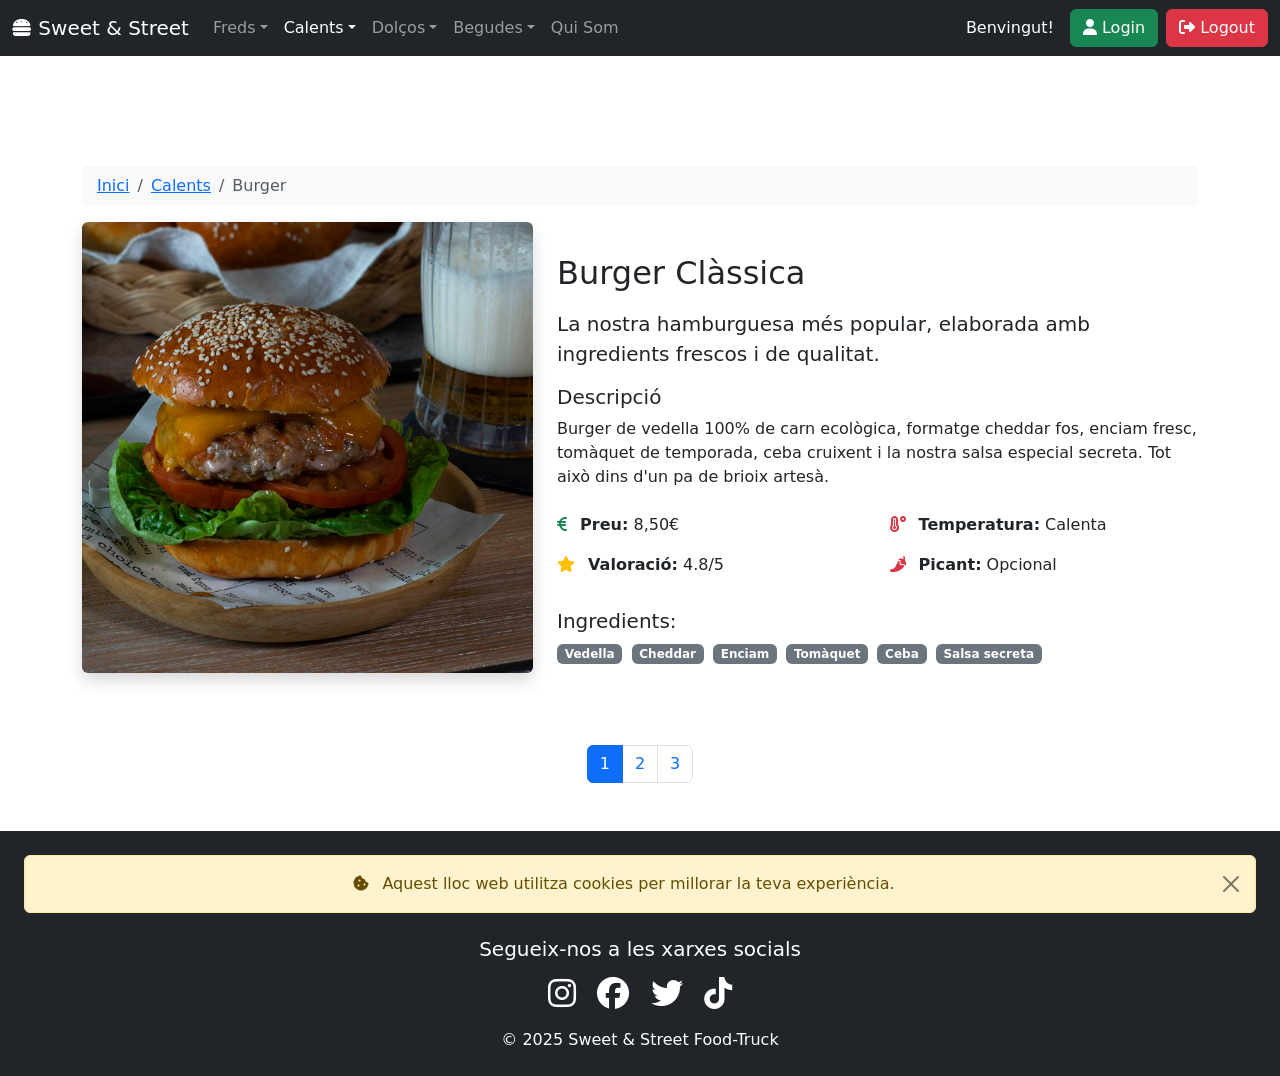
<file: calents/calent1.html>
<!DOCTYPE html>
<html lang="ca">
<head>
    <meta charset="UTF-8">
    <meta name="viewport" content="width=device-width, initial-scale=1.0">
    <title>Burger | Sweet & Street</title>

    <!-- Bootstrap CSS -->
    <link href="https://cdn.jsdelivr.net/npm/bootstrap@5.3.2/dist/css/bootstrap.min.css" rel="stylesheet">
    <!-- FontAwesome -->
    <link href="https://cdnjs.cloudflare.com/ajax/libs/font-awesome/6.5.1/css/all.min.css" rel="stylesheet">
    <!-- CSS Personalizado -->
    <link rel="stylesheet" href="../css/styles.css">

    <link rel="icon" type="image/x-icon" href="../img/iconos/comidacal.png">
</head>
<body>

<!-- ================= HEADER ================= -->
<nav class="navbar navbar-expand-lg navbar-dark bg-dark fixed-top">
    <div class="container-fluid">
        <!-- Logo y brand con tooltip -->
        <a class="navbar-brand" href="../index.html" data-bs-toggle="tooltip" title="Tornar a l'inici">
            <i class="fa-solid fa-burger"></i>
            Sweet & Street
        </a>

        <!-- Botón hamburguesa -->
        <button class="navbar-toggler" type="button" data-bs-toggle="collapse" data-bs-target="#menu">
            <span class="navbar-toggler-icon"></span>
        </button>

        <!-- Menú -->
        <div class="collapse navbar-collapse" id="menu">
            <ul class="navbar-nav me-auto">
                <!-- FREDS -->
                <li class="nav-item dropdown">
                    <a class="nav-link dropdown-toggle" href="#" role="button" data-bs-toggle="dropdown" data-bs-toggle="tooltip" title="Menjar fred">Freds</a>
                    <ul class="dropdown-menu">
                        <li><a class="dropdown-item" href="../freds/fred1.html" data-bs-toggle="tooltip" title="Veure entrepà ibèric">Entrepà ibèric</a></li>
                        <li><a class="dropdown-item" href="../freds/fred2.html" data-bs-toggle="tooltip" title="Veure entrepà de formatge">Entrepà formatge</a></li>
                        <li><a class="dropdown-item" href="../freds/fred3.html" data-bs-toggle="tooltip" title="Veure amanida">Amanida</a></li>
                    </ul>
                </li>
                <!-- CALENTS (actiu) -->
                <li class="nav-item dropdown">
                    <a class="nav-link dropdown-toggle active" href="#" role="button" data-bs-toggle="dropdown" data-bs-toggle="tooltip" title="Menjar calent">Calents</a>
                    <ul class="dropdown-menu">
                        <li><a class="dropdown-item active" href="calent1.html" data-bs-toggle="tooltip" title="Veure burger">Burger</a></li>
                        <li><a class="dropdown-item" href="calent2.html" data-bs-toggle="tooltip" title="Veure frankfurt">Frankfurt</a></li>
                        <li><a class="dropdown-item" href="calent3.html" data-bs-toggle="tooltip" title="Veure pizza">Pizza</a></li>
                    </ul>
                </li>
                <!-- DOLÇOS -->
                <li class="nav-item dropdown">
                    <a class="nav-link dropdown-toggle" href="#" role="button" data-bs-toggle="dropdown" data-bs-toggle="tooltip" title="Dolços">Dolços</a>
                    <ul class="dropdown-menu">
                        <li><a class="dropdown-item" href="../dolcos/dolc1.html" data-bs-toggle="tooltip" title="Veure gelat Magnum">Gelat Magnum</a></li>
                        <li><a class="dropdown-item" href="../dolcos/dolc2.html" data-bs-toggle="tooltip" title="Veure crêppe">Crêppe xocolata</a></li>
                        <li><a class="dropdown-item" href="../dolcos/dolc3.html" data-bs-toggle="tooltip" title="Veure gofre">Gofre</a></li>
                    </ul>
                </li>
                <!-- BEGUDES -->
                <li class="nav-item dropdown">
                    <a class="nav-link dropdown-toggle" href="#" role="button" data-bs-toggle="dropdown" data-bs-toggle="tooltip" title="Begudes">Begudes</a>
                    <ul class="dropdown-menu">
                        <li><a class="dropdown-item" href="../begudes/beguda1.html" data-bs-toggle="tooltip" title="Veure Coca-Cola">Coca Cola</a></li>
                        <li><a class="dropdown-item" href="../begudes/beguda2.html" data-bs-toggle="tooltip" title="Veure cervesa">Cervesa</a></li>
                        <li><a class="dropdown-item" href="../begudes/beguda3.html" data-bs-toggle="tooltip" title="Veure aigua">Aigua</a></li>
                    </ul>
                </li>
                <!-- QUI SOM -->
                <li class="nav-item">
                    <a class="nav-link" href="../quisom.html" data-bs-toggle="tooltip" title="Coneix la nostra història">Qui Som</a>
                </li>
            </ul>

            <!-- Texto de bienvenida -->
            <span class="navbar-text text-white me-3" id="welcomeText">
                Benvingut!
            </span>

            <!-- Botón Login -->
            <button class="btn btn-success me-2" type="button" data-bs-toggle="modal" data-bs-target="#loginModal" data-bs-toggle="tooltip" title="Iniciar sessió">
                <i class="fa-solid fa-user"></i> Login
            </button>

            <!-- Botón Logout -->
            <button class="btn btn-danger" type="button" onclick="logout()" data-bs-toggle="tooltip" title="Tancar sessió">
                <i class="fa-solid fa-right-from-bracket"></i> Logout
            </button>
        </div>
    </div>
</nav>

<!-- ================= MODAL LOGIN ================= -->
<div class="modal fade" id="loginModal" tabindex="-1" aria-labelledby="loginModalLabel" aria-hidden="true">
    <div class="modal-dialog modal-dialog-end mt-5">
        <div class="modal-content">
            <div class="modal-header">
                <h5 class="modal-title" id="loginModalLabel">Iniciar Sessió</h5>
                <button type="button" class="btn-close" data-bs-dismiss="modal" aria-label="Tancar" data-bs-toggle="tooltip" title="Tancar"></button>
            </div>
            <div class="modal-body">
                <form id="loginForm">
                    <div class="mb-3">
                        <label for="username" class="form-label">Nom d'usuari</label>
                        <input type="text" class="form-control" id="username" placeholder="Introdueix el teu nom" data-bs-toggle="tooltip" title="Escriu el teu nom">
                    </div>
                    <div class="mb-3">
                        <label for="password" class="form-label">Contrasenya</label>
                        <input type="password" class="form-control" id="password" placeholder="******" data-bs-toggle="tooltip" title="Introdueix la contrasenya">
                    </div>
                    <button type="button" class="btn btn-primary" onclick="loginSubmit()" data-bs-toggle="tooltip" title="Enviar formulari">Enviar</button>
                    <button type="button" class="btn btn-secondary" data-bs-dismiss="modal" data-bs-toggle="tooltip" title="Cancel·lar">Cancel·lar</button>
                </form>
            </div>
        </div>
    </div>
</div>

<!-- ================= BODY ================= -->
<div class="container mt-5 pt-5">
    <!-- BREADCRUMB -->
    <nav aria-label="breadcrumb">
        <ol class="breadcrumb">
            <li class="breadcrumb-item"><a href="../index.html" data-bs-toggle="tooltip" title="Anar a l'inici">Inici</a></li>
            <li class="breadcrumb-item"><a href="#" data-bs-toggle="tooltip" title="Veure tots els calents">Calents</a></li>
            <li class="breadcrumb-item active" aria-current="page" data-bs-toggle="tooltip" title="Burger">Burger</li>
        </ol>
    </nav>

    <!-- Producte: Imatge 40% / Text 60% -->
    <div class="row align-items-center">
        <!-- Columna imatge (40%) -->
        <div class="col-md-5 mb-4">
            <img src="../img/plats/hamburguesa.jpg" class="img-fluid rounded shadow" alt="Burger" data-bs-toggle="tooltip" title="Hamburguesa clàssica">
        </div>
        <!-- Columna descripció (60%) -->
        <div class="col-md-7">
            <h2 class="mb-3">Burger Clàssica</h2>
            <p class="lead">
                La nostra hamburguesa més popular, elaborada amb ingredients frescos i de qualitat.
            </p>
            
            <div class="mb-3">
                <h5>Descripció</h5>
                <p>
                    Burger de vedella 100% de carn ecològica, formatge cheddar fos, enciam fresc, tomàquet de temporada, 
                    ceba cruixent i la nostra salsa especial secreta. Tot això dins d'un pa de brioix artesà.
                </p>
            </div>
            
            <div class="row mt-4">
                <div class="col-sm-6">
                    <p><i class="fa-solid fa-euro-sign text-success me-2"></i> <strong>Preu:</strong> 8,50€</p>
                    <p><i class="fa-solid fa-star text-warning me-2"></i> <strong>Valoració:</strong> 4.8/5</p>
                </div>
                <div class="col-sm-6">
                    <p><i class="fa-solid fa-temperature-high text-danger me-2"></i> <strong>Temperatura:</strong> Calenta</p>
                    <p><i class="fa-solid fa-pepper-hot text-danger me-2"></i> <strong>Picant:</strong> Opcional</p>
                </div>
            </div>
            
            <div class="mt-3">
                <h5>Ingredients:</h5>
                <span class="badge bg-secondary me-1" data-bs-toggle="tooltip" title="Vedella ecològica">Vedella</span>
                <span class="badge bg-secondary me-1" data-bs-toggle="tooltip" title="Formatge cheddar">Cheddar</span>
                <span class="badge bg-secondary me-1" data-bs-toggle="tooltip" title="Enciam fresc">Enciam</span>
                <span class="badge bg-secondary me-1" data-bs-toggle="tooltip" title="Tomàquet">Tomàquet</span>
                <span class="badge bg-secondary me-1" data-bs-toggle="tooltip" title="Ceba cruixent">Ceba</span>
                <span class="badge bg-secondary" data-bs-toggle="tooltip" title="Salsa especial">Salsa secreta</span>
            </div>
        </div>
    </div>

    <!-- PAGINACIÓ (per navegar entre calents) -->
    <nav aria-label="Navegació entre calents" class="mt-5">
        <ul class="pagination justify-content-center">
            <li class="page-item active" aria-current="page"><span class="page-link" data-bs-toggle="tooltip" title="Burger (actual)">1</span></li>
            <li class="page-item"><a class="page-link" href="calent2.html" data-bs-toggle="tooltip" title="Veure Frankfurt">2</a></li>
            <li class="page-item"><a class="page-link" href="calent3.html" data-bs-toggle="tooltip" title="Veure Pizza">3</a></li>
        </ul>
    </nav>
</div>

<!-- ================= FOOTER ================= -->
<footer class="bg-dark text-white text-center p-4 mt-5">
    <!-- ALERTA DE COOKIES DINS DEL FOOTER -->
    <div class="alert alert-warning alert-dismissible fade show mb-4" role="alert">
        <i class="fa-solid fa-cookie-bite me-2"></i>
        Aquest lloc web utilitza cookies per millorar la teva experiència.
        <button type="button" class="btn-close" data-bs-dismiss="alert" aria-label="Tancar" data-bs-toggle="tooltip" title="Tancar alerta"></button>
    </div>

    <h5>Segueix-nos a les xarxes socials</h5>
    <div class="social-icons mt-3">
        <a href="#" class="text-white me-3" data-bs-toggle="tooltip" title="Instagram"><i class="fa-brands fa-instagram fa-2x"></i></a>
        <a href="#" class="text-white me-3" data-bs-toggle="tooltip" title="Facebook"><i class="fa-brands fa-facebook fa-2x"></i></a>
        <a href="#" class="text-white me-3" data-bs-toggle="tooltip" title="Twitter"><i class="fa-brands fa-twitter fa-2x"></i></a>
        <a href="#" class="text-white" data-bs-toggle="tooltip" title="TikTok"><i class="fa-brands fa-tiktok fa-2x"></i></a>
    </div>
    <p class="mt-3 mb-0">&copy; 2025 Sweet & Street Food-Truck</p>
</footer>

<!-- Scripts -->
<script src="https://cdn.jsdelivr.net/npm/bootstrap@5.3.2/dist/js/bootstrap.bundle.min.js"></script>
<script src="../js/main.js"></script>
</body>
</html>
</file>
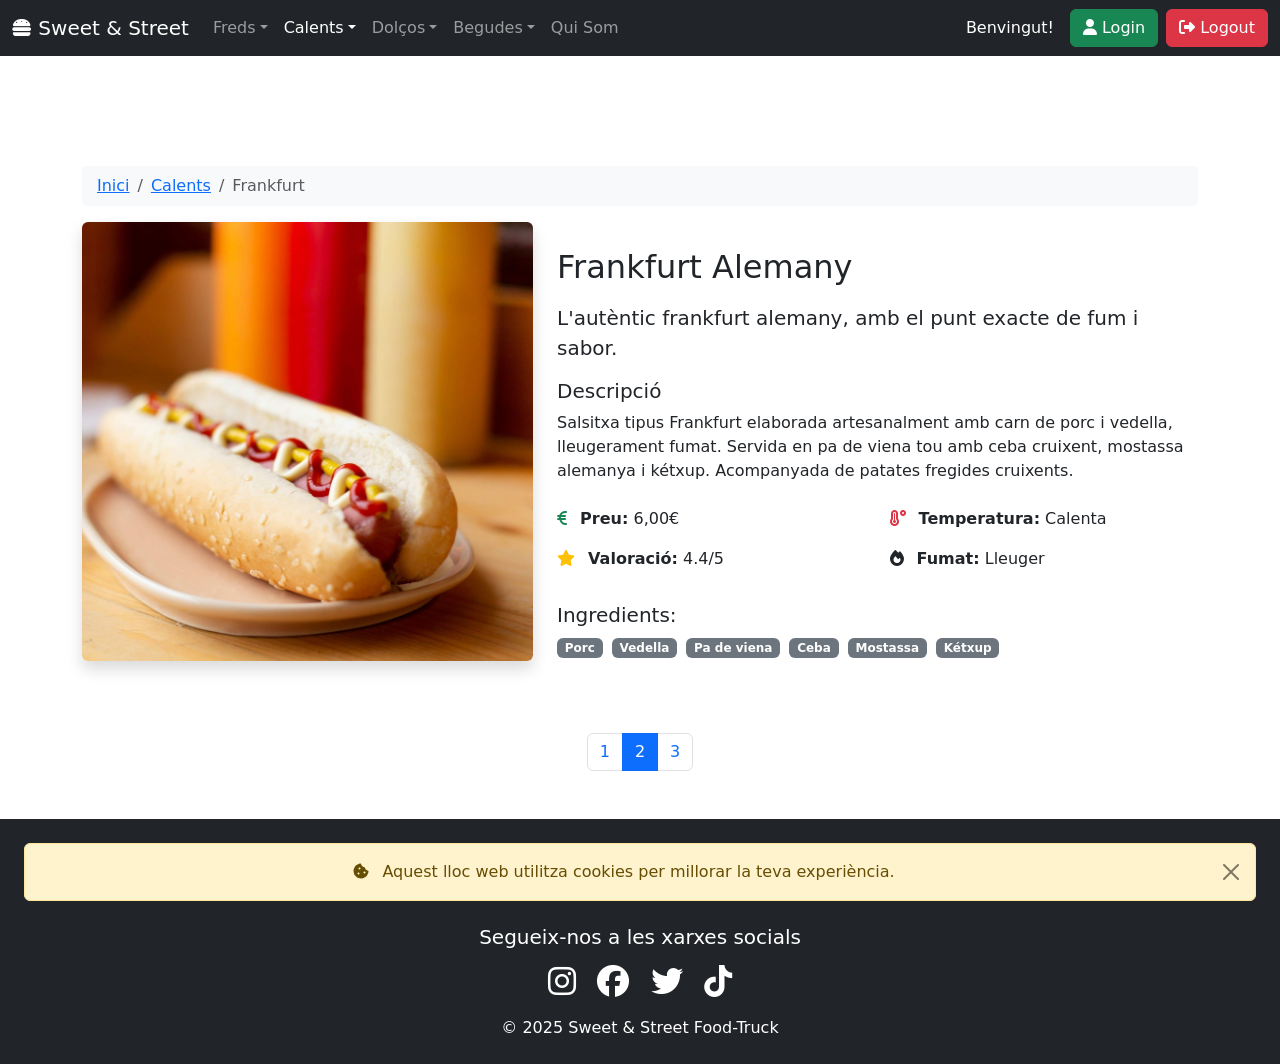
<file: calents/calent2.html>
<!DOCTYPE html>
<html lang="ca">
<head>
    <meta charset="UTF-8">
    <meta name="viewport" content="width=device-width, initial-scale=1.0">
    <title>Frankfurt | Sweet & Street</title>

    <!-- Bootstrap CSS -->
    <link href="https://cdn.jsdelivr.net/npm/bootstrap@5.3.2/dist/css/bootstrap.min.css" rel="stylesheet">
    <!-- FontAwesome -->
    <link href="https://cdnjs.cloudflare.com/ajax/libs/font-awesome/6.5.1/css/all.min.css" rel="stylesheet">
    <!-- CSS Personalizado -->
    <link rel="stylesheet" href="../css/styles.css">

    <link rel="icon" type="image/x-icon" href="../img/iconos/comidacal.png">
</head>
<body>

<!-- ================= HEADER ================= -->
<nav class="navbar navbar-expand-lg navbar-dark bg-dark fixed-top">
    <div class="container-fluid">
        <a class="navbar-brand" href="../index.html" data-bs-toggle="tooltip" title="Tornar a l'inici">
            <i class="fa-solid fa-burger"></i>
            Sweet & Street
        </a>
        <button class="navbar-toggler" type="button" data-bs-toggle="collapse" data-bs-target="#menu">
            <span class="navbar-toggler-icon"></span>
        </button>
        <div class="collapse navbar-collapse" id="menu">
            <ul class="navbar-nav me-auto">
                <!-- FREDS -->
                <li class="nav-item dropdown">
                    <a class="nav-link dropdown-toggle" href="#" role="button" data-bs-toggle="dropdown" data-bs-toggle="tooltip" title="Menjar fred">Freds</a>
                    <ul class="dropdown-menu">
                        <li><a class="dropdown-item" href="../freds/fred1.html" data-bs-toggle="tooltip" title="Veure entrepà ibèric">Entrepà ibèric</a></li>
                        <li><a class="dropdown-item" href="../freds/fred2.html" data-bs-toggle="tooltip" title="Veure entrepà de formatge">Entrepà formatge</a></li>
                        <li><a class="dropdown-item" href="../freds/fred3.html" data-bs-toggle="tooltip" title="Veure amanida">Amanida</a></li>
                    </ul>
                </li>
                <!-- CALENTS (actiu) -->
                <li class="nav-item dropdown">
                    <a class="nav-link dropdown-toggle active" href="#" role="button" data-bs-toggle="dropdown" data-bs-toggle="tooltip" title="Menjar calent">Calents</a>
                    <ul class="dropdown-menu">
                        <li><a class="dropdown-item" href="calent1.html" data-bs-toggle="tooltip" title="Veure burger">Burger</a></li>
                        <li><a class="dropdown-item active" href="calent2.html" data-bs-toggle="tooltip" title="Veure frankfurt">Frankfurt</a></li>
                        <li><a class="dropdown-item" href="calent3.html" data-bs-toggle="tooltip" title="Veure pizza">Pizza</a></li>
                    </ul>
                </li>
                <!-- DOLÇOS -->
                <li class="nav-item dropdown">
                    <a class="nav-link dropdown-toggle" href="#" role="button" data-bs-toggle="dropdown" data-bs-toggle="tooltip" title="Dolços">Dolços</a>
                    <ul class="dropdown-menu">
                        <li><a class="dropdown-item" href="../dolcos/dolc1.html" data-bs-toggle="tooltip" title="Veure gelat Magnum">Gelat Magnum</a></li>
                        <li><a class="dropdown-item" href="../dolcos/dolc2.html" data-bs-toggle="tooltip" title="Veure crêppe">Crêppe xocolata</a></li>
                        <li><a class="dropdown-item" href="../dolcos/dolc3.html" data-bs-toggle="tooltip" title="Veure gofre">Gofre</a></li>
                    </ul>
                </li>
                <!-- BEGUDES -->
                <li class="nav-item dropdown">
                    <a class="nav-link dropdown-toggle" href="#" role="button" data-bs-toggle="dropdown" data-bs-toggle="tooltip" title="Begudes">Begudes</a>
                    <ul class="dropdown-menu">
                        <li><a class="dropdown-item" href="../begudes/beguda1.html" data-bs-toggle="tooltip" title="Veure Coca-Cola">Coca Cola</a></li>
                        <li><a class="dropdown-item" href="../begudes/beguda2.html" data-bs-toggle="tooltip" title="Veure cervesa">Cervesa</a></li>
                        <li><a class="dropdown-item" href="../begudes/beguda3.html" data-bs-toggle="tooltip" title="Veure aigua">Aigua</a></li>
                    </ul>
                </li>
                <!-- QUI SOM -->
                <li class="nav-item">
                    <a class="nav-link" href="../quisom.html" data-bs-toggle="tooltip" title="Coneix la nostra història">Qui Som</a>
                </li>
            </ul>
            <span class="navbar-text text-white me-3" id="welcomeText">Benvingut!</span>
            <button class="btn btn-success me-2" type="button" data-bs-toggle="modal" data-bs-target="#loginModal" data-bs-toggle="tooltip" title="Iniciar sessió">
                <i class="fa-solid fa-user"></i> Login
            </button>
            <button class="btn btn-danger" type="button" onclick="logout()" data-bs-toggle="tooltip" title="Tancar sessió">
                <i class="fa-solid fa-right-from-bracket"></i> Logout
            </button>
        </div>
    </div>
</nav>

<!-- ================= MODAL LOGIN ================= -->
<div class="modal fade" id="loginModal" tabindex="-1" aria-labelledby="loginModalLabel" aria-hidden="true">
    <div class="modal-dialog modal-dialog-end mt-5">
        <div class="modal-content">
            <div class="modal-header">
                <h5 class="modal-title" id="loginModalLabel">Iniciar Sessió</h5>
                <button type="button" class="btn-close" data-bs-dismiss="modal" aria-label="Tancar" data-bs-toggle="tooltip" title="Tancar"></button>
            </div>
            <div class="modal-body">
                <form id="loginForm">
                    <div class="mb-3">
                        <label for="username" class="form-label">Nom d'usuari</label>
                        <input type="text" class="form-control" id="username" placeholder="Introdueix el teu nom" data-bs-toggle="tooltip" title="Escriu el teu nom">
                    </div>
                    <div class="mb-3">
                        <label for="password" class="form-label">Contrasenya</label>
                        <input type="password" class="form-control" id="password" placeholder="******" data-bs-toggle="tooltip" title="Introdueix la contrasenya">
                    </div>
                    <button type="button" class="btn btn-primary" onclick="loginSubmit()" data-bs-toggle="tooltip" title="Enviar formulari">Enviar</button>
                    <button type="button" class="btn btn-secondary" data-bs-dismiss="modal" data-bs-toggle="tooltip" title="Cancel·lar">Cancel·lar</button>
                </form>
            </div>
        </div>
    </div>
</div>

<!-- ================= BODY ================= -->
<div class="container mt-5 pt-5">
    <!-- BREADCRUMB -->
    <nav aria-label="breadcrumb">
        <ol class="breadcrumb">
            <li class="breadcrumb-item"><a href="../index.html" data-bs-toggle="tooltip" title="Anar a l'inici">Inici</a></li>
            <li class="breadcrumb-item"><a href="#" data-bs-toggle="tooltip" title="Veure tots els calents">Calents</a></li>
            <li class="breadcrumb-item active" aria-current="page" data-bs-toggle="tooltip" title="Frankfurt">Frankfurt</li>
        </ol>
    </nav>

    <!-- Producte: Imatge 40% / Text 60% -->
    <div class="row align-items-center">
        <!-- Columna imatge (40%) -->
        <div class="col-md-5 mb-4">
            <img src="../img/plats/frankfurt.jpeg" class="img-fluid rounded shadow" alt="Frankfurt" data-bs-toggle="tooltip" title="Frankfurt alemany tradicional">
        </div>
        <!-- Columna descripció (60%) -->
        <div class="col-md-7">
            <h2 class="mb-3">Frankfurt Alemany</h2>
            <p class="lead">
                L'autèntic frankfurt alemany, amb el punt exacte de fum i sabor.
            </p>
            
            <div class="mb-3">
                <h5>Descripció</h5>
                <p>
                    Salsitxa tipus Frankfurt elaborada artesanalment amb carn de porc i vedella, lleugerament fumat. 
                    Servida en pa de viena tou amb ceba cruixent, mostassa alemanya i kétxup. 
                    Acompanyada de patates fregides cruixents.
                </p>
            </div>
            
            <div class="row mt-4">
                <div class="col-sm-6">
                    <p><i class="fa-solid fa-euro-sign text-success me-2"></i> <strong>Preu:</strong> 6,00€</p>
                    <p><i class="fa-solid fa-star text-warning me-2"></i> <strong>Valoració:</strong> 4.4/5</p>
                </div>
                <div class="col-sm-6">
                    <p><i class="fa-solid fa-temperature-high text-danger me-2"></i> <strong>Temperatura:</strong> Calenta</p>
                    <p><i class="fa-solid fa-fire me-2"></i> <strong>Fumat:</strong> Lleuger</p>
                </div>
            </div>
            
            <!-- Ingredients -->
            <div class="mt-3">
                <h5>Ingredients:</h5>
                <span class="badge bg-secondary me-1" data-bs-toggle="tooltip" title="Carn de porc">Porc</span>
                <span class="badge bg-secondary me-1" data-bs-toggle="tooltip" title="Carn de vedella">Vedella</span>
                <span class="badge bg-secondary me-1" data-bs-toggle="tooltip" title="Pa de viena">Pa de viena</span>
                <span class="badge bg-secondary me-1" data-bs-toggle="tooltip" title="Ceba cruixent">Ceba</span>
                <span class="badge bg-secondary me-1" data-bs-toggle="tooltip" title="Mostassa alemanya">Mostassa</span>
                <span class="badge bg-secondary" data-bs-toggle="tooltip" title="Kétxup">Kétxup</span>
            </div>
        </div>
    </div>

    <!-- PAGINACIÓ (per navegar entre calents) -->
    <nav aria-label="Navegació entre calents" class="mt-5">
        <ul class="pagination justify-content-center">
            <li class="page-item"><a class="page-link" href="calent1.html" data-bs-toggle="tooltip" title="Veure Burger">1</a></li>
            <li class="page-item active" aria-current="page"><span class="page-link" data-bs-toggle="tooltip" title="Frankfurt (actual)">2</span></li>
            <li class="page-item"><a class="page-link" href="calent3.html" data-bs-toggle="tooltip" title="Veure Pizza">3</a></li>
        </ul>
    </nav>
</div>

<!-- ================= FOOTER ================= -->
<footer class="bg-dark text-white text-center p-4 mt-5">
    <div class="alert alert-warning alert-dismissible fade show mb-4" role="alert">
        <i class="fa-solid fa-cookie-bite me-2"></i>
        Aquest lloc web utilitza cookies per millorar la teva experiència.
        <button type="button" class="btn-close" data-bs-dismiss="alert" aria-label="Tancar" data-bs-toggle="tooltip" title="Tancar alerta"></button>
    </div>

    <h5>Segueix-nos a les xarxes socials</h5>
    <div class="social-icons mt-3">
        <a href="#" class="text-white me-3" data-bs-toggle="tooltip" title="Instagram"><i class="fa-brands fa-instagram fa-2x"></i></a>
        <a href="#" class="text-white me-3" data-bs-toggle="tooltip" title="Facebook"><i class="fa-brands fa-facebook fa-2x"></i></a>
        <a href="#" class="text-white me-3" data-bs-toggle="tooltip" title="Twitter"><i class="fa-brands fa-twitter fa-2x"></i></a>
        <a href="#" class="text-white" data-bs-toggle="tooltip" title="TikTok"><i class="fa-brands fa-tiktok fa-2x"></i></a>
    </div>
    <p class="mt-3 mb-0">&copy; 2025 Sweet & Street Food-Truck</p>
</footer>

<!-- Scripts -->
<script src="https://cdn.jsdelivr.net/npm/bootstrap@5.3.2/dist/js/bootstrap.bundle.min.js"></script>
<script src="../js/main.js"></script>
</body>
</html>
</file>
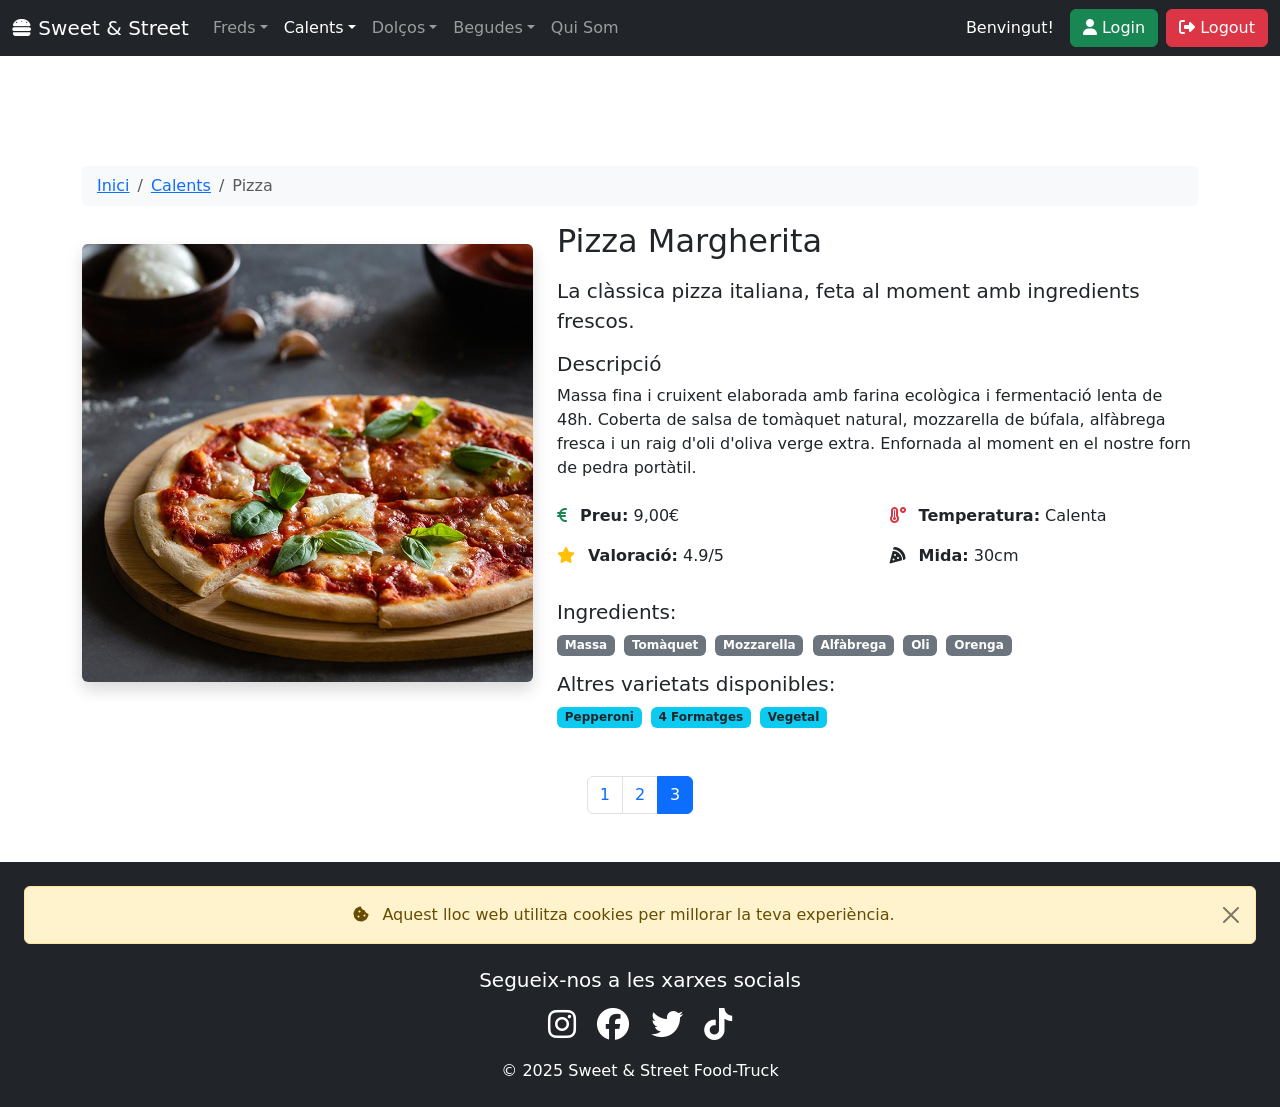
<file: calents/calent3.html>
<!DOCTYPE html>
<html lang="ca">
<head>
    <meta charset="UTF-8">
    <meta name="viewport" content="width=device-width, initial-scale=1.0">
    <title>Pizza | Sweet & Street</title>

    <!-- Bootstrap CSS -->
    <link href="https://cdn.jsdelivr.net/npm/bootstrap@5.3.2/dist/css/bootstrap.min.css" rel="stylesheet">
    <!-- FontAwesome -->
    <link href="https://cdnjs.cloudflare.com/ajax/libs/font-awesome/6.5.1/css/all.min.css" rel="stylesheet">
    <!-- CSS Personalizado -->
    <link rel="stylesheet" href="../css/styles.css">

    <link rel="icon" type="image/x-icon" href="../img/iconos/comidacal.png">
</head>
<body>

<!-- ================= HEADER ================= -->
<nav class="navbar navbar-expand-lg navbar-dark bg-dark fixed-top">
    <div class="container-fluid">
        <a class="navbar-brand" href="../index.html" data-bs-toggle="tooltip" title="Tornar a l'inici">
            <i class="fa-solid fa-burger"></i>
            Sweet & Street
        </a>
        <button class="navbar-toggler" type="button" data-bs-toggle="collapse" data-bs-target="#menu">
            <span class="navbar-toggler-icon"></span>
        </button>
        <div class="collapse navbar-collapse" id="menu">
            <ul class="navbar-nav me-auto">
                <!-- FREDS -->
                <li class="nav-item dropdown">
                    <a class="nav-link dropdown-toggle" href="#" role="button" data-bs-toggle="dropdown" data-bs-toggle="tooltip" title="Menjar fred">Freds</a>
                    <ul class="dropdown-menu">
                        <li><a class="dropdown-item" href="../freds/fred1.html" data-bs-toggle="tooltip" title="Veure entrepà ibèric">Entrepà ibèric</a></li>
                        <li><a class="dropdown-item" href="../freds/fred2.html" data-bs-toggle="tooltip" title="Veure entrepà de formatge">Entrepà formatge</a></li>
                        <li><a class="dropdown-item" href="../freds/fred3.html" data-bs-toggle="tooltip" title="Veure amanida">Amanida</a></li>
                    </ul>
                </li>
                <!-- CALENTS (actiu) -->
                <li class="nav-item dropdown">
                    <a class="nav-link dropdown-toggle active" href="#" role="button" data-bs-toggle="dropdown" data-bs-toggle="tooltip" title="Menjar calent">Calents</a>
                    <ul class="dropdown-menu">
                        <li><a class="dropdown-item" href="calent1.html" data-bs-toggle="tooltip" title="Veure burger">Burger</a></li>
                        <li><a class="dropdown-item" href="calent2.html" data-bs-toggle="tooltip" title="Veure frankfurt">Frankfurt</a></li>
                        <li><a class="dropdown-item active" href="calent3.html" data-bs-toggle="tooltip" title="Veure pizza">Pizza</a></li>
                    </ul>
                </li>
                <!-- DOLÇOS -->
                <li class="nav-item dropdown">
                    <a class="nav-link dropdown-toggle" href="#" role="button" data-bs-toggle="dropdown" data-bs-toggle="tooltip" title="Dolços">Dolços</a>
                    <ul class="dropdown-menu">
                        <li><a class="dropdown-item" href="../dolcos/dolc1.html" data-bs-toggle="tooltip" title="Veure gelat Magnum">Gelat Magnum</a></li>
                        <li><a class="dropdown-item" href="../dolcos/dolc2.html" data-bs-toggle="tooltip" title="Veure crêppe">Crêppe xocolata</a></li>
                        <li><a class="dropdown-item" href="../dolcos/dolc3.html" data-bs-toggle="tooltip" title="Veure gofre">Gofre</a></li>
                    </ul>
                </li>
                <!-- BEGUDES -->
                <li class="nav-item dropdown">
                    <a class="nav-link dropdown-toggle" href="#" role="button" data-bs-toggle="dropdown" data-bs-toggle="tooltip" title="Begudes">Begudes</a>
                    <ul class="dropdown-menu">
                        <li><a class="dropdown-item" href="../begudes/beguda1.html" data-bs-toggle="tooltip" title="Veure Coca-Cola">Coca Cola</a></li>
                        <li><a class="dropdown-item" href="../begudes/beguda2.html" data-bs-toggle="tooltip" title="Veure cervesa">Cervesa</a></li>
                        <li><a class="dropdown-item" href="../begudes/beguda3.html" data-bs-toggle="tooltip" title="Veure aigua">Aigua</a></li>
                    </ul>
                </li>
                <!-- QUI SOM -->
                <li class="nav-item">
                    <a class="nav-link" href="../quisom.html" data-bs-toggle="tooltip" title="Coneix la nostra història">Qui Som</a>
                </li>
            </ul>
            <span class="navbar-text text-white me-3" id="welcomeText">Benvingut!</span>
            <button class="btn btn-success me-2" type="button" data-bs-toggle="modal" data-bs-target="#loginModal" data-bs-toggle="tooltip" title="Iniciar sessió">
                <i class="fa-solid fa-user"></i> Login
            </button>
            <button class="btn btn-danger" type="button" onclick="logout()" data-bs-toggle="tooltip" title="Tancar sessió">
                <i class="fa-solid fa-right-from-bracket"></i> Logout
            </button>
        </div>
    </div>
</nav>

<!-- ================= MODAL LOGIN ================= -->
<div class="modal fade" id="loginModal" tabindex="-1" aria-labelledby="loginModalLabel" aria-hidden="true">
    <div class="modal-dialog modal-dialog-end mt-5">
        <div class="modal-content">
            <div class="modal-header">
                <h5 class="modal-title" id="loginModalLabel">Iniciar Sessió</h5>
                <button type="button" class="btn-close" data-bs-dismiss="modal" aria-label="Tancar" data-bs-toggle="tooltip" title="Tancar"></button>
            </div>
            <div class="modal-body">
                <form id="loginForm">
                    <div class="mb-3">
                        <label for="username" class="form-label">Nom d'usuari</label>
                        <input type="text" class="form-control" id="username" placeholder="Introdueix el teu nom" data-bs-toggle="tooltip" title="Escriu el teu nom">
                    </div>
                    <div class="mb-3">
                        <label for="password" class="form-label">Contrasenya</label>
                        <input type="password" class="form-control" id="password" placeholder="******" data-bs-toggle="tooltip" title="Introdueix la contrasenya">
                    </div>
                    <button type="button" class="btn btn-primary" onclick="loginSubmit()" data-bs-toggle="tooltip" title="Enviar formulari">Enviar</button>
                    <button type="button" class="btn btn-secondary" data-bs-dismiss="modal" data-bs-toggle="tooltip" title="Cancel·lar">Cancel·lar</button>
                </form>
            </div>
        </div>
    </div>
</div>

<!-- ================= BODY ================= -->
<div class="container mt-5 pt-5">
    <!-- BREADCRUMB -->
    <nav aria-label="breadcrumb">
        <ol class="breadcrumb">
            <li class="breadcrumb-item"><a href="../index.html" data-bs-toggle="tooltip" title="Anar a l'inici">Inici</a></li>
            <li class="breadcrumb-item"><a href="#" data-bs-toggle="tooltip" title="Veure tots els calents">Calents</a></li>
            <li class="breadcrumb-item active" aria-current="page" data-bs-toggle="tooltip" title="Pizza">Pizza</li>
        </ol>
    </nav>

    <!-- Producte: Imatge 40% / Text 60% -->
    <div class="row align-items-center">
        <!-- Columna imatge (40%) -->
        <div class="col-md-5 mb-4">
            <img src="../img/plats/pizza-margarita.jpg" class="img-fluid rounded shadow" alt="Pizza" data-bs-toggle="tooltip" title="Pizza artesana">
        </div>
        <!-- Columna descripció (60%) -->
        <div class="col-md-7">
            <h2 class="mb-3">Pizza Margherita</h2>
            <p class="lead">
                La clàssica pizza italiana, feta al moment amb ingredients frescos.
            </p>
            
            <div class="mb-3">
                <h5>Descripció</h5>
                <p>
                    Massa fina i cruixent elaborada amb farina ecològica i fermentació lenta de 48h. 
                    Coberta de salsa de tomàquet natural, mozzarella de búfala, alfàbrega fresca i un raig d'oli d'oliva verge extra. 
                    Enfornada al moment en el nostre forn de pedra portàtil.
                </p>
            </div>
            
            <div class="row mt-4">
                <div class="col-sm-6">
                    <p><i class="fa-solid fa-euro-sign text-success me-2"></i> <strong>Preu:</strong> 9,00€</p>
                    <p><i class="fa-solid fa-star text-warning me-2"></i> <strong>Valoració:</strong> 4.9/5</p>
                </div>
                <div class="col-sm-6">
                    <p><i class="fa-solid fa-temperature-high text-danger me-2"></i> <strong>Temperatura:</strong> Calenta</p>
                    <p><i class="fa-solid fa-pizza-slice me-2"></i> <strong>Mida:</strong> 30cm</p>
                </div>
            </div>
            
            <!-- Ingredients -->
            <div class="mt-3">
                <h5>Ingredients:</h5>
                <span class="badge bg-secondary me-1" data-bs-toggle="tooltip" title="Massa artesana">Massa</span>
                <span class="badge bg-secondary me-1" data-bs-toggle="tooltip" title="Salsa de tomàquet">Tomàquet</span>
                <span class="badge bg-secondary me-1" data-bs-toggle="tooltip" title="Mozzarella de búfala">Mozzarella</span>
                <span class="badge bg-secondary me-1" data-bs-toggle="tooltip" title="Alfàbrega fresca">Alfàbrega</span>
                <span class="badge bg-secondary me-1" data-bs-toggle="tooltip" title="Oli d'oliva verge extra">Oli</span>
                <span class="badge bg-secondary" data-bs-toggle="tooltip" title="Orenga">Orenga</span>
            </div>
            
            <div class="mt-3">
                <h5>Altres varietats disponibles:</h5>
                <span class="badge bg-info text-dark me-1" data-bs-toggle="tooltip" title="Pizza amb pepperoni">Pepperoni</span>
                <span class="badge bg-info text-dark me-1" data-bs-toggle="tooltip" title="Pizza 4 formatges">4 Formatges</span>
                <span class="badge bg-info text-dark" data-bs-toggle="tooltip" title="Pizza vegetal">Vegetal</span>
            </div>
        </div>
    </div>

    <!-- PAGINACIÓ (per navegar entre calents) -->
    <nav aria-label="Navegació entre calents" class="mt-5">
        <ul class="pagination justify-content-center">
            <li class="page-item"><a class="page-link" href="calent1.html" data-bs-toggle="tooltip" title="Veure Burger">1</a></li>
            <li class="page-item"><a class="page-link" href="calent2.html" data-bs-toggle="tooltip" title="Veure Frankfurt">2</a></li>
            <li class="page-item active" aria-current="page"><span class="page-link" data-bs-toggle="tooltip" title="Pizza (actual)">3</span></li>
        </ul>
    </nav>
</div>

<!-- ================= FOOTER ================= -->
<footer class="bg-dark text-white text-center p-4 mt-5">
    <div class="alert alert-warning alert-dismissible fade show mb-4" role="alert">
        <i class="fa-solid fa-cookie-bite me-2"></i>
        Aquest lloc web utilitza cookies per millorar la teva experiència.
        <button type="button" class="btn-close" data-bs-dismiss="alert" aria-label="Tancar" data-bs-toggle="tooltip" title="Tancar alerta"></button>
    </div>

    <h5>Segueix-nos a les xarxes socials</h5>
    <div class="social-icons mt-3">
        <a href="#" class="text-white me-3" data-bs-toggle="tooltip" title="Instagram"><i class="fa-brands fa-instagram fa-2x"></i></a>
        <a href="#" class="text-white me-3" data-bs-toggle="tooltip" title="Facebook"><i class="fa-brands fa-facebook fa-2x"></i></a>
        <a href="#" class="text-white me-3" data-bs-toggle="tooltip" title="Twitter"><i class="fa-brands fa-twitter fa-2x"></i></a>
        <a href="#" class="text-white" data-bs-toggle="tooltip" title="TikTok"><i class="fa-brands fa-tiktok fa-2x"></i></a>
    </div>
    <p class="mt-3 mb-0">&copy; 2025 Sweet & Street Food-Truck</p>
</footer>

<!-- Scripts -->
<script src="https://cdn.jsdelivr.net/npm/bootstrap@5.3.2/dist/js/bootstrap.bundle.min.js"></script>
<script src="../js/main.js"></script>
</body>
</html>
</file>
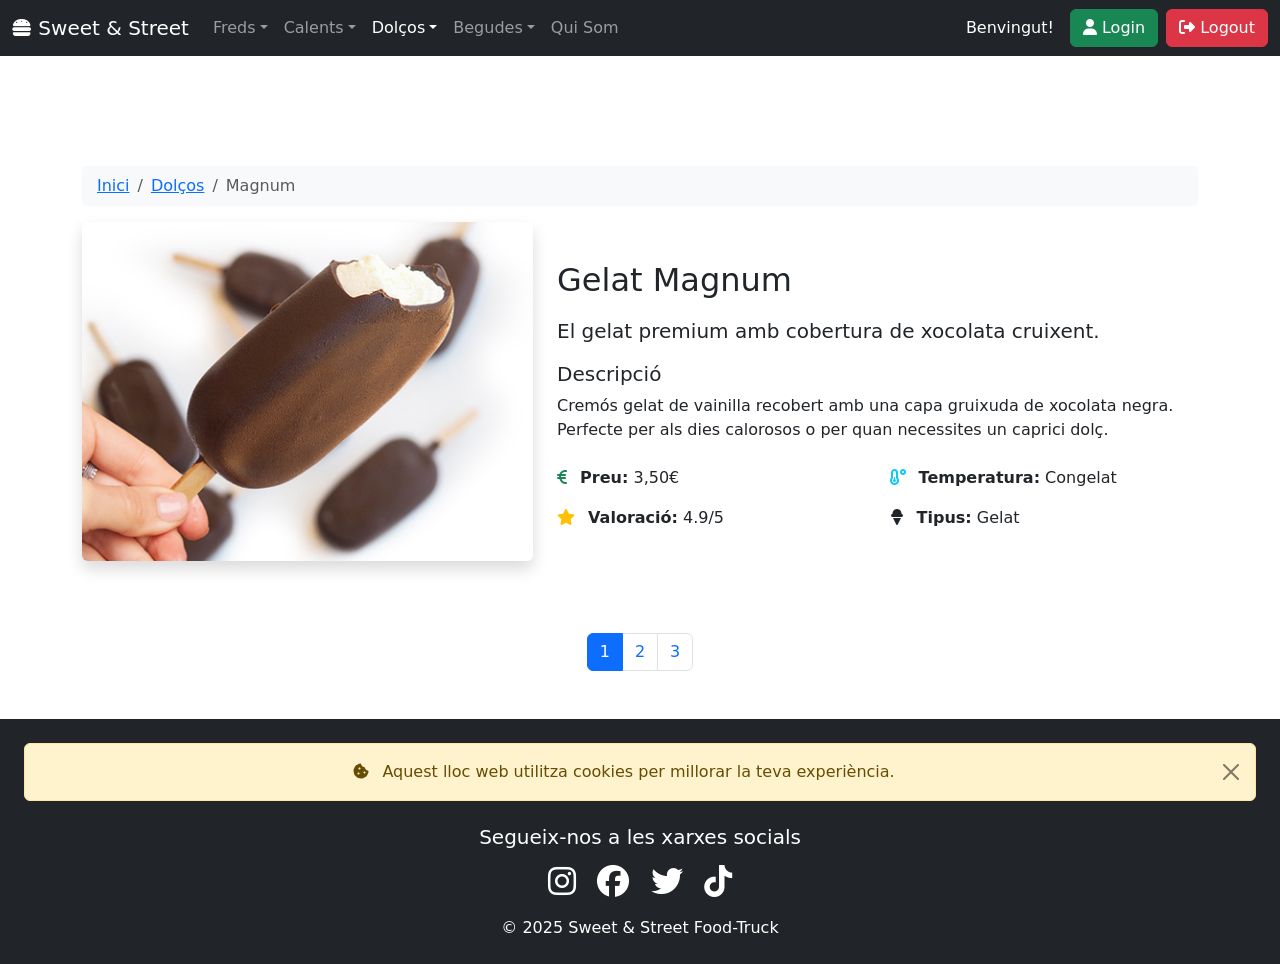
<file: dolcos/dolc1.html>
<!DOCTYPE html>
<html lang="ca">
<head>
    <meta charset="UTF-8">
    <meta name="viewport" content="width=device-width, initial-scale=1.0">
    <title>Magnum | Sweet & Street</title>

    <!-- Bootstrap CSS -->
    <link href="https://cdn.jsdelivr.net/npm/bootstrap@5.3.2/dist/css/bootstrap.min.css" rel="stylesheet">
    <!-- FontAwesome -->
    <link href="https://cdnjs.cloudflare.com/ajax/libs/font-awesome/6.5.1/css/all.min.css" rel="stylesheet">
    <!-- CSS Personalizado -->
    <link rel="stylesheet" href="../css/styles.css">

    <link rel="icon" type="image/x-icon" href="../img/iconos/comidadulc.png">
</head>
<body>

<!-- ================= HEADER ================= -->
<nav class="navbar navbar-expand-lg navbar-dark bg-dark fixed-top">
    <div class="container-fluid">
        <a class="navbar-brand" href="../index.html" data-bs-toggle="tooltip" title="Tornar a l'inici">
            <i class="fa-solid fa-burger"></i>
            Sweet & Street
        </a>
        <button class="navbar-toggler" type="button" data-bs-toggle="collapse" data-bs-target="#menu">
            <span class="navbar-toggler-icon"></span>
        </button>
        <div class="collapse navbar-collapse" id="menu">
            <ul class="navbar-nav me-auto">
                <!-- FREDS -->
                <li class="nav-item dropdown">
                    <a class="nav-link dropdown-toggle" href="#" role="button" data-bs-toggle="dropdown" data-bs-toggle="tooltip" title="Menjar fred">Freds</a>
                    <ul class="dropdown-menu">
                        <li><a class="dropdown-item" href="../freds/fred1.html" data-bs-toggle="tooltip" title="Veure entrepà ibèric">Entrepà ibèric</a></li>
                        <li><a class="dropdown-item" href="../freds/fred2.html" data-bs-toggle="tooltip" title="Veure entrepà de formatge">Entrepà formatge</a></li>
                        <li><a class="dropdown-item" href="../freds/fred3.html" data-bs-toggle="tooltip" title="Veure amanida">Amanida</a></li>
                    </ul>
                </li>
                <!-- CALENTS -->
                <li class="nav-item dropdown">
                    <a class="nav-link dropdown-toggle" href="#" role="button" data-bs-toggle="dropdown" data-bs-toggle="tooltip" title="Menjar calent">Calents</a>
                    <ul class="dropdown-menu">
                        <li><a class="dropdown-item" href="../calents/calent1.html" data-bs-toggle="tooltip" title="Veure burger">Burger</a></li>
                        <li><a class="dropdown-item" href="../calents/calent2.html" data-bs-toggle="tooltip" title="Veure frankfurt">Frankfurt</a></li>
                        <li><a class="dropdown-item" href="../calents/calent3.html" data-bs-toggle="tooltip" title="Veure pizza">Pizza</a></li>
                    </ul>
                </li>
                <!-- DOLÇOS (actiu) -->
                <li class="nav-item dropdown">
                    <a class="nav-link dropdown-toggle active" href="#" role="button" data-bs-toggle="dropdown" data-bs-toggle="tooltip" title="Dolços">Dolços</a>
                    <ul class="dropdown-menu">
                        <li><a class="dropdown-item active" href="dolc1.html" data-bs-toggle="tooltip" title="Veure gelat Magnum">Gelat Magnum</a></li>
                        <li><a class="dropdown-item" href="dolc2.html" data-bs-toggle="tooltip" title="Veure crêppe">Crêppe xocolata</a></li>
                        <li><a class="dropdown-item" href="dolc3.html" data-bs-toggle="tooltip" title="Veure gofre">Gofre</a></li>
                    </ul>
                </li>
                <!-- BEGUDES -->
                <li class="nav-item dropdown">
                    <a class="nav-link dropdown-toggle" href="#" role="button" data-bs-toggle="dropdown" data-bs-toggle="tooltip" title="Begudes">Begudes</a>
                    <ul class="dropdown-menu">
                        <li><a class="dropdown-item" href="../begudes/beguda1.html" data-bs-toggle="tooltip" title="Veure Coca-Cola">Coca Cola</a></li>
                        <li><a class="dropdown-item" href="../begudes/beguda2.html" data-bs-toggle="tooltip" title="Veure cervesa">Cervesa</a></li>
                        <li><a class="dropdown-item" href="../begudes/beguda3.html" data-bs-toggle="tooltip" title="Veure aigua">Aigua</a></li>
                    </ul>
                </li>
                <!-- QUI SOM -->
                <li class="nav-item">
                    <a class="nav-link" href="../quisom.html" data-bs-toggle="tooltip" title="Coneix la nostra història">Qui Som</a>
                </li>
            </ul>
            <span class="navbar-text text-white me-3" id="welcomeText">Benvingut!</span>
            <button class="btn btn-success me-2" type="button" data-bs-toggle="modal" data-bs-target="#loginModal" data-bs-toggle="tooltip" title="Iniciar sessió">
                <i class="fa-solid fa-user"></i> Login
            </button>
            <button class="btn btn-danger" type="button" onclick="logout()" data-bs-toggle="tooltip" title="Tancar sessió">
                <i class="fa-solid fa-right-from-bracket"></i> Logout
            </button>
        </div>
    </div>
</nav>

<!-- ================= MODAL LOGIN ================= -->
<div class="modal fade" id="loginModal" tabindex="-1" aria-labelledby="loginModalLabel" aria-hidden="true">
    <div class="modal-dialog modal-dialog-end mt-5">
        <div class="modal-content">
            <div class="modal-header">
                <h5 class="modal-title" id="loginModalLabel">Iniciar Sessió</h5>
                <button type="button" class="btn-close" data-bs-dismiss="modal" aria-label="Tancar" data-bs-toggle="tooltip" title="Tancar"></button>
            </div>
            <div class="modal-body">
                <form id="loginForm">
                    <div class="mb-3">
                        <label for="username" class="form-label">Nom d'usuari</label>
                        <input type="text" class="form-control" id="username" placeholder="Introdueix el teu nom" data-bs-toggle="tooltip" title="Escriu el teu nom">
                    </div>
                    <div class="mb-3">
                        <label for="password" class="form-label">Contrasenya</label>
                        <input type="password" class="form-control" id="password" placeholder="******" data-bs-toggle="tooltip" title="Introdueix la contrasenya">
                    </div>
                    <button type="button" class="btn btn-primary" onclick="loginSubmit()" data-bs-toggle="tooltip" title="Enviar formulari">Enviar</button>
                    <button type="button" class="btn btn-secondary" data-bs-dismiss="modal" data-bs-toggle="tooltip" title="Cancel·lar">Cancel·lar</button>
                </form>
            </div>
        </div>
    </div>
</div>

<!-- ================= BODY ================= -->
<div class="container mt-5 pt-5">
    <!-- BREADCRUMB -->
    <nav aria-label="breadcrumb">
        <ol class="breadcrumb">
            <li class="breadcrumb-item"><a href="../index.html" data-bs-toggle="tooltip" title="Anar a l'inici">Inici</a></li>
            <li class="breadcrumb-item"><a href="#" data-bs-toggle="tooltip" title="Veure tots els dolços">Dolços</a></li>
            <li class="breadcrumb-item active" aria-current="page" data-bs-toggle="tooltip" title="Gelat Magnum">Magnum</li>
        </ol>
    </nav>

    <!-- Producte: Imatge 40% / Text 60% -->
    <div class="row align-items-center">
        <div class="col-md-5 mb-4">
            <img src="../img/plats/gelat.jpg" class="img-fluid rounded shadow" alt="Gelat Magnum" data-bs-toggle="tooltip" title="Magnum de xocolata">
        </div>
        <div class="col-md-7">
            <h2 class="mb-3">Gelat Magnum</h2>
            <p class="lead">
                El gelat premium amb cobertura de xocolata cruixent.
            </p>
            
            <div class="mb-3">
                <h5>Descripció</h5>
                <p>
                    Cremós gelat de vainilla recobert amb una capa gruixuda de xocolata negra. 
                    Perfecte per als dies calorosos o per quan necessites un caprici dolç.
                </p>
            </div>
            
            <div class="row mt-4">
                <div class="col-sm-6">
                    <p><i class="fa-solid fa-euro-sign text-success me-2"></i> <strong>Preu:</strong> 3,50€</p>
                    <p><i class="fa-solid fa-star text-warning me-2"></i> <strong>Valoració:</strong> 4.9/5</p>
                </div>
                <div class="col-sm-6">
                    <p><i class="fa-solid fa-temperature-low text-info me-2"></i> <strong>Temperatura:</strong> Congelat</p>
                    <p><i class="fa-solid fa-ice-cream me-2"></i> <strong>Tipus:</strong> Gelat</p>
                </div>
            </div>
        </div>
    </div>

    <!-- PAGINACIÓ -->
    <nav aria-label="Navegació entre dolços" class="mt-5">
        <ul class="pagination justify-content-center">
            <li class="page-item active" aria-current="page"><span class="page-link" data-bs-toggle="tooltip" title="Magnum (actual)">1</span></li>
            <li class="page-item"><a class="page-link" href="dolc2.html" data-bs-toggle="tooltip" title="Veure Crêppe">2</a></li>
            <li class="page-item"><a class="page-link" href="dolc3.html" data-bs-toggle="tooltip" title="Veure Gofre">3</a></li>
        </ul>
    </nav>
</div>

<!-- ================= FOOTER ================= -->
<footer class="bg-dark text-white text-center p-4 mt-5">
    <!-- ALERTA DE COOKIES -->
    <div class="alert alert-warning alert-dismissible fade show mb-4" role="alert">
        <i class="fa-solid fa-cookie-bite me-2"></i>
        Aquest lloc web utilitza cookies per millorar la teva experiència.
        <button type="button" class="btn-close" data-bs-dismiss="alert" aria-label="Tancar" data-bs-toggle="tooltip" title="Tancar alerta"></button>
    </div>

    <h5>Segueix-nos a les xarxes socials</h5>
    <div class="social-icons mt-3">
        <a href="#" class="text-white me-3" data-bs-toggle="tooltip" title="Instagram"><i class="fa-brands fa-instagram fa-2x"></i></a>
        <a href="#" class="text-white me-3" data-bs-toggle="tooltip" title="Facebook"><i class="fa-brands fa-facebook fa-2x"></i></a>
        <a href="#" class="text-white me-3" data-bs-toggle="tooltip" title="Twitter"><i class="fa-brands fa-twitter fa-2x"></i></a>
        <a href="#" class="text-white" data-bs-toggle="tooltip" title="TikTok"><i class="fa-brands fa-tiktok fa-2x"></i></a>
    </div>
    <p class="mt-3 mb-0">&copy; 2025 Sweet & Street Food-Truck</p>
</footer>

<!-- Scripts -->
<script src="https://cdn.jsdelivr.net/npm/bootstrap@5.3.2/dist/js/bootstrap.bundle.min.js"></script>
<script src="../js/main.js"></script>
</body>
</html>
</file>
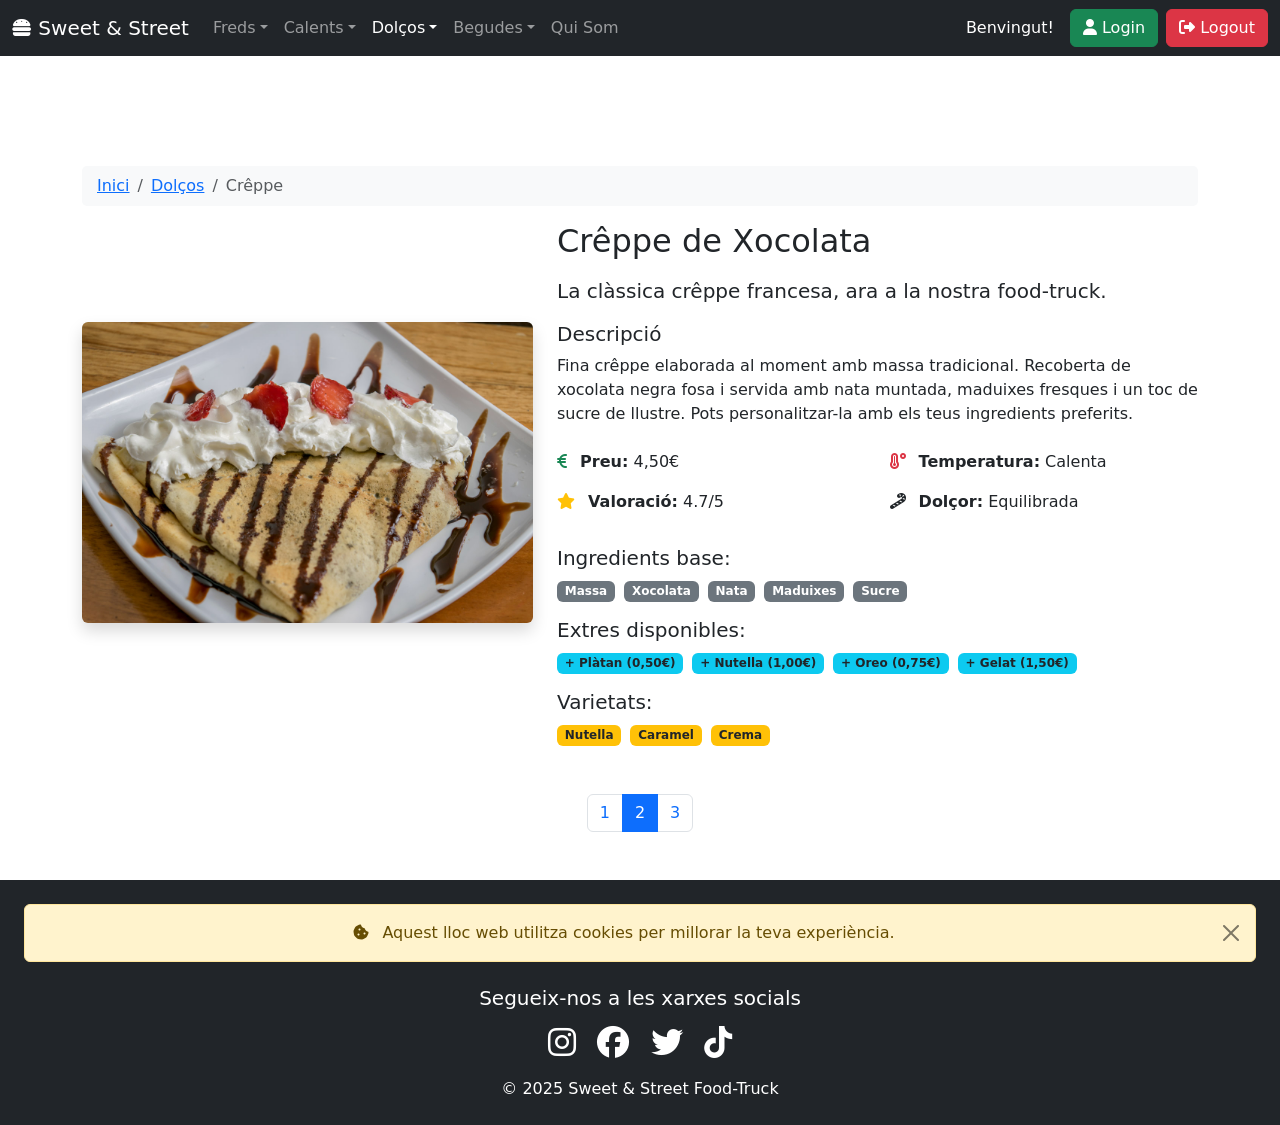
<file: dolcos/dolc2.html>
<!DOCTYPE html>
<html lang="ca">
<head>
    <meta charset="UTF-8">
    <meta name="viewport" content="width=device-width, initial-scale=1.0">
    <title>Crêppe | Sweet & Street</title>

    <!-- Bootstrap CSS -->
    <link href="https://cdn.jsdelivr.net/npm/bootstrap@5.3.2/dist/css/bootstrap.min.css" rel="stylesheet">
    <!-- FontAwesome -->
    <link href="https://cdnjs.cloudflare.com/ajax/libs/font-awesome/6.5.1/css/all.min.css" rel="stylesheet">
    <!-- CSS Personalizado -->
    <link rel="stylesheet" href="../css/styles.css">

    <link rel="icon" type="image/x-icon" href="../img/iconos/comidadulc.png">
</head>
<body>

<!-- ================= HEADER ================= -->
<nav class="navbar navbar-expand-lg navbar-dark bg-dark fixed-top">
    <div class="container-fluid">
        <a class="navbar-brand" href="../index.html" data-bs-toggle="tooltip" title="Tornar a l'inici">
            <i class="fa-solid fa-burger"></i>
            Sweet & Street
        </a>
        <button class="navbar-toggler" type="button" data-bs-toggle="collapse" data-bs-target="#menu">
            <span class="navbar-toggler-icon"></span>
        </button>
        <div class="collapse navbar-collapse" id="menu">
            <ul class="navbar-nav me-auto">
                <!-- FREDS -->
                <li class="nav-item dropdown">
                    <a class="nav-link dropdown-toggle" href="#" role="button" data-bs-toggle="dropdown" data-bs-toggle="tooltip" title="Menjar fred">Freds</a>
                    <ul class="dropdown-menu">
                        <li><a class="dropdown-item" href="../freds/fred1.html" data-bs-toggle="tooltip" title="Veure entrepà ibèric">Entrepà ibèric</a></li>
                        <li><a class="dropdown-item" href="../freds/fred2.html" data-bs-toggle="tooltip" title="Veure entrepà de formatge">Entrepà formatge</a></li>
                        <li><a class="dropdown-item" href="../freds/fred3.html" data-bs-toggle="tooltip" title="Veure amanida">Amanida</a></li>
                    </ul>
                </li>
                <!-- CALENTS -->
                <li class="nav-item dropdown">
                    <a class="nav-link dropdown-toggle" href="#" role="button" data-bs-toggle="dropdown" data-bs-toggle="tooltip" title="Menjar calent">Calents</a>
                    <ul class="dropdown-menu">
                        <li><a class="dropdown-item" href="../calents/calent1.html" data-bs-toggle="tooltip" title="Veure burger">Burger</a></li>
                        <li><a class="dropdown-item" href="../calents/calent2.html" data-bs-toggle="tooltip" title="Veure frankfurt">Frankfurt</a></li>
                        <li><a class="dropdown-item" href="../calents/calent3.html" data-bs-toggle="tooltip" title="Veure pizza">Pizza</a></li>
                    </ul>
                </li>
                <!-- DOLÇOS (actiu) -->
                <li class="nav-item dropdown">
                    <a class="nav-link dropdown-toggle active" href="#" role="button" data-bs-toggle="dropdown" data-bs-toggle="tooltip" title="Dolços">Dolços</a>
                    <ul class="dropdown-menu">
                        <li><a class="dropdown-item" href="dolc1.html" data-bs-toggle="tooltip" title="Veure gelat Magnum">Gelat Magnum</a></li>
                        <li><a class="dropdown-item active" href="dolc2.html" data-bs-toggle="tooltip" title="Veure crêppe">Crêppe xocolata</a></li>
                        <li><a class="dropdown-item" href="dolc3.html" data-bs-toggle="tooltip" title="Veure gofre">Gofre</a></li>
                    </ul>
                </li>
                <!-- BEGUDES -->
                <li class="nav-item dropdown">
                    <a class="nav-link dropdown-toggle" href="#" role="button" data-bs-toggle="dropdown" data-bs-toggle="tooltip" title="Begudes">Begudes</a>
                    <ul class="dropdown-menu">
                        <li><a class="dropdown-item" href="../begudes/beguda1.html" data-bs-toggle="tooltip" title="Veure Coca-Cola">Coca Cola</a></li>
                        <li><a class="dropdown-item" href="../begudes/beguda2.html" data-bs-toggle="tooltip" title="Veure cervesa">Cervesa</a></li>
                        <li><a class="dropdown-item" href="../begudes/beguda3.html" data-bs-toggle="tooltip" title="Veure aigua">Aigua</a></li>
                    </ul>
                </li>
                <!-- QUI SOM -->
                <li class="nav-item">
                    <a class="nav-link" href="../quisom.html" data-bs-toggle="tooltip" title="Coneix la nostra història">Qui Som</a>
                </li>
            </ul>
            <span class="navbar-text text-white me-3" id="welcomeText">Benvingut!</span>
            <button class="btn btn-success me-2" type="button" data-bs-toggle="modal" data-bs-target="#loginModal" data-bs-toggle="tooltip" title="Iniciar sessió">
                <i class="fa-solid fa-user"></i> Login
            </button>
            <button class="btn btn-danger" type="button" onclick="logout()" data-bs-toggle="tooltip" title="Tancar sessió">
                <i class="fa-solid fa-right-from-bracket"></i> Logout
            </button>
        </div>
    </div>
</nav>

<!-- ================= MODAL LOGIN ================= -->
<div class="modal fade" id="loginModal" tabindex="-1" aria-labelledby="loginModalLabel" aria-hidden="true">
    <div class="modal-dialog modal-dialog-end mt-5">
        <div class="modal-content">
            <div class="modal-header">
                <h5 class="modal-title" id="loginModalLabel">Iniciar Sessió</h5>
                <button type="button" class="btn-close" data-bs-dismiss="modal" aria-label="Tancar" data-bs-toggle="tooltip" title="Tancar"></button>
            </div>
            <div class="modal-body">
                <form id="loginForm">
                    <div class="mb-3">
                        <label for="username" class="form-label">Nom d'usuari</label>
                        <input type="text" class="form-control" id="username" placeholder="Introdueix el teu nom" data-bs-toggle="tooltip" title="Escriu el teu nom">
                    </div>
                    <div class="mb-3">
                        <label for="password" class="form-label">Contrasenya</label>
                        <input type="password" class="form-control" id="password" placeholder="******" data-bs-toggle="tooltip" title="Introdueix la contrasenya">
                    </div>
                    <button type="button" class="btn btn-primary" onclick="loginSubmit()" data-bs-toggle="tooltip" title="Enviar formulari">Enviar</button>
                    <button type="button" class="btn btn-secondary" data-bs-dismiss="modal" data-bs-toggle="tooltip" title="Cancel·lar">Cancel·lar</button>
                </form>
            </div>
        </div>
    </div>
</div>

<!-- ================= BODY ================= -->
<div class="container mt-5 pt-5">
    <!-- BREADCRUMB -->
    <nav aria-label="breadcrumb">
        <ol class="breadcrumb">
            <li class="breadcrumb-item"><a href="../index.html" data-bs-toggle="tooltip" title="Anar a l'inici">Inici</a></li>
            <li class="breadcrumb-item"><a href="#" data-bs-toggle="tooltip" title="Veure tots els dolços">Dolços</a></li>
            <li class="breadcrumb-item active" aria-current="page" data-bs-toggle="tooltip" title="Crêppe de xocolata">Crêppe</li>
        </ol>
    </nav>

    <!-- Producte: Imatge 40% / Text 60% -->
    <div class="row align-items-center">
        <!-- Columna imatge (40%) -->
        <div class="col-md-5 mb-4">
            <img src="../img/plats/crepe.jpg" class="img-fluid rounded shadow" alt="Crêppe de xocolata" data-bs-toggle="tooltip" title="Crêppe dolça amb xocolata">
        </div>
        <!-- Columna descripció (60%) -->
        <div class="col-md-7">
            <h2 class="mb-3">Crêppe de Xocolata</h2>
            <p class="lead">
                La clàssica crêppe francesa, ara a la nostra food-truck.
            </p>
            
            <div class="mb-3">
                <h5>Descripció</h5>
                <p>
                    Fina crêppe elaborada al moment amb massa tradicional. Recoberta de xocolata negra fosa 
                    i servida amb nata muntada, maduixes fresques i un toc de sucre de llustre. 
                    Pots personalitzar-la amb els teus ingredients preferits.
                </p>
            </div>
            
            <div class="row mt-4">
                <div class="col-sm-6">
                    <p><i class="fa-solid fa-euro-sign text-success me-2"></i> <strong>Preu:</strong> 4,50€</p>
                    <p><i class="fa-solid fa-star text-warning me-2"></i> <strong>Valoració:</strong> 4.7/5</p>
                </div>
                <div class="col-sm-6">
                    <p><i class="fa-solid fa-temperature-high text-danger me-2"></i> <strong>Temperatura:</strong> Calenta</p>
                    <p><i class="fa-solid fa-candy-cane me-2"></i> <strong>Dolçor:</strong> Equilibrada</p>
                </div>
            </div>
            
            <!-- Ingredients base -->
            <div class="mt-3">
                <h5>Ingredients base:</h5>
                <span class="badge bg-secondary me-1" data-bs-toggle="tooltip" title="Massa de crêppe">Massa</span>
                <span class="badge bg-secondary me-1" data-bs-toggle="tooltip" title="Xocolata negra">Xocolata</span>
                <span class="badge bg-secondary me-1" data-bs-toggle="tooltip" title="Nata muntada">Nata</span>
                <span class="badge bg-secondary me-1" data-bs-toggle="tooltip" title="Maduixes">Maduixes</span>
                <span class="badge bg-secondary" data-bs-toggle="tooltip" title="Sucre de llustre">Sucre</span>
            </div>
            
            <div class="mt-3">
                <h5>Extres disponibles:</h5>
                <span class="badge bg-info text-dark me-1" data-bs-toggle="tooltip" title="Plàtan">+ Plàtan (0,50€)</span>
                <span class="badge bg-info text-dark me-1" data-bs-toggle="tooltip" title="Nutella">+ Nutella (1,00€)</span>
                <span class="badge bg-info text-dark me-1" data-bs-toggle="tooltip" title="Galletes Oreo">+ Oreo (0,75€)</span>
                <span class="badge bg-info text-dark" data-bs-toggle="tooltip" title="Gelat de vainilla">+ Gelat (1,50€)</span>
            </div>
            
            <div class="mt-3">
                <h5>Varietats:</h5>
                <span class="badge bg-warning text-dark me-1" data-bs-toggle="tooltip" title="Crêppe de Nutella">Nutella</span>
                <span class="badge bg-warning text-dark me-1" data-bs-toggle="tooltip" title="Crêppe de caramel">Caramel</span>
                <span class="badge bg-warning text-dark" data-bs-toggle="tooltip" title="Crêppe de crema catalana">Crema</span>
            </div>
        </div>
    </div>

    <!-- PAGINACIÓ (per navegar entre dolços) -->
    <nav aria-label="Navegació entre dolços" class="mt-5">
        <ul class="pagination justify-content-center">
            <li class="page-item"><a class="page-link" href="dolc1.html" data-bs-toggle="tooltip" title="Veure Magnum">1</a></li>
            <li class="page-item active" aria-current="page"><span class="page-link" data-bs-toggle="tooltip" title="Crêppe (actual)">2</span></li>
            <li class="page-item"><a class="page-link" href="dolc3.html" data-bs-toggle="tooltip" title="Veure Gofre">3</a></li>
        </ul>
    </nav>
</div>

<!-- ================= FOOTER ================= -->
<footer class="bg-dark text-white text-center p-4 mt-5">
    <div class="alert alert-warning alert-dismissible fade show mb-4" role="alert">
        <i class="fa-solid fa-cookie-bite me-2"></i>
        Aquest lloc web utilitza cookies per millorar la teva experiència.
        <button type="button" class="btn-close" data-bs-dismiss="alert" aria-label="Tancar" data-bs-toggle="tooltip" title="Tancar alerta"></button>
    </div>

    <h5>Segueix-nos a les xarxes socials</h5>
    <div class="social-icons mt-3">
        <a href="#" class="text-white me-3" data-bs-toggle="tooltip" title="Instagram"><i class="fa-brands fa-instagram fa-2x"></i></a>
        <a href="#" class="text-white me-3" data-bs-toggle="tooltip" title="Facebook"><i class="fa-brands fa-facebook fa-2x"></i></a>
        <a href="#" class="text-white me-3" data-bs-toggle="tooltip" title="Twitter"><i class="fa-brands fa-twitter fa-2x"></i></a>
        <a href="#" class="text-white" data-bs-toggle="tooltip" title="TikTok"><i class="fa-brands fa-tiktok fa-2x"></i></a>
    </div>
    <p class="mt-3 mb-0">&copy; 2025 Sweet & Street Food-Truck</p>
</footer>

<!-- Scripts -->
<script src="https://cdn.jsdelivr.net/npm/bootstrap@5.3.2/dist/js/bootstrap.bundle.min.js"></script>
<script src="../js/main.js"></script>
</body>
</html>
</file>
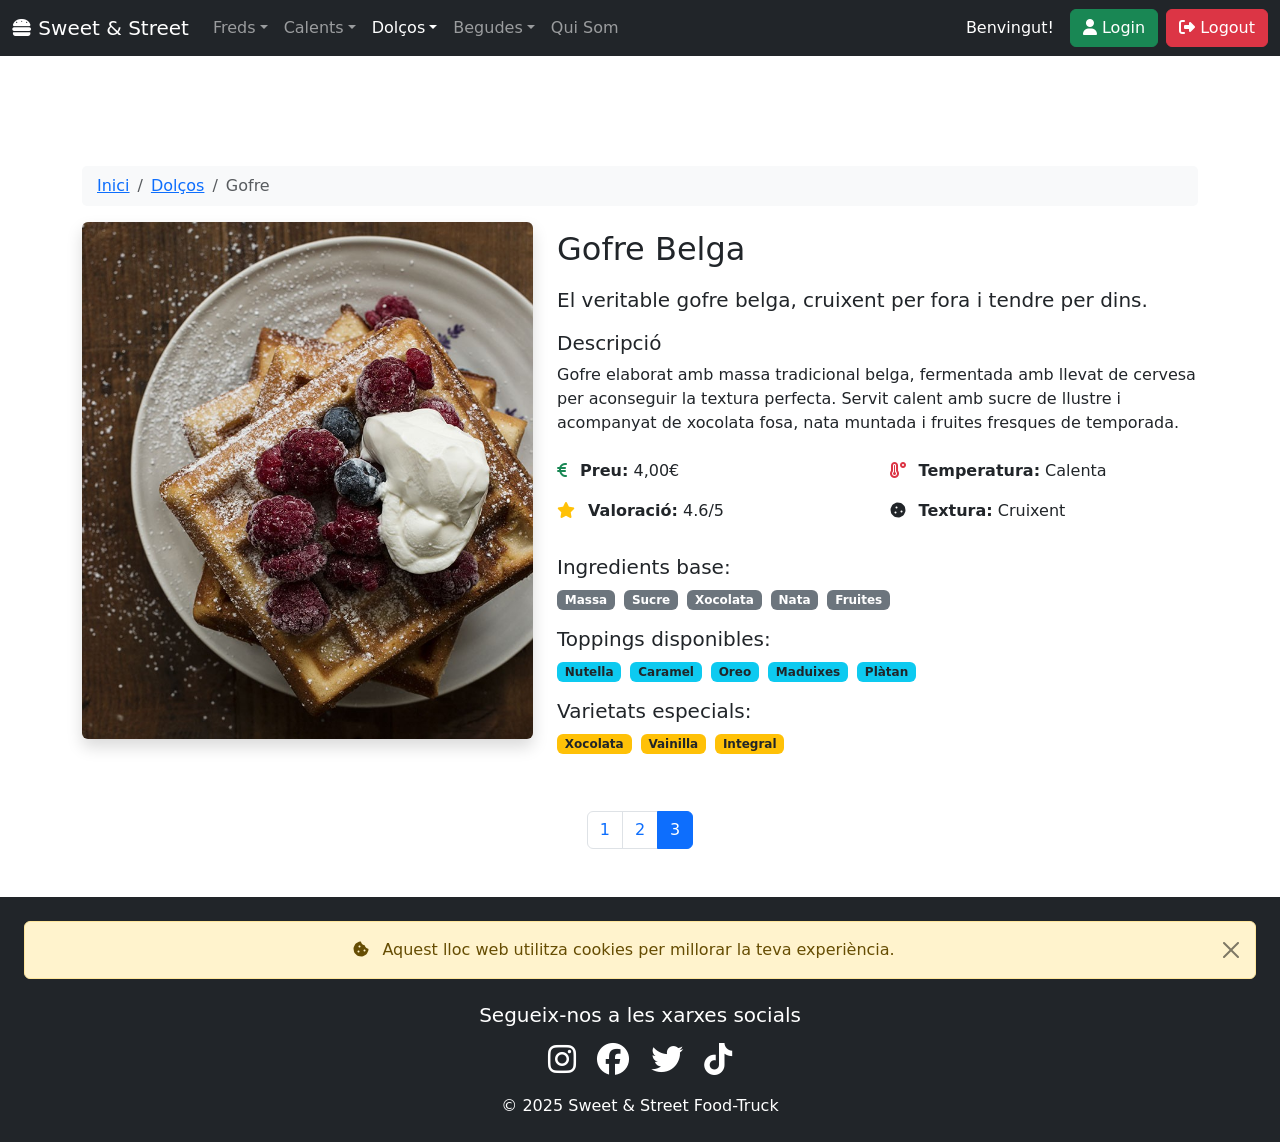
<file: dolcos/dolc3.html>
<!DOCTYPE html>
<html lang="ca">
<head>
    <meta charset="UTF-8">
    <meta name="viewport" content="width=device-width, initial-scale=1.0">
    <title>Gofre | Sweet & Street</title>

    <!-- Bootstrap CSS -->
    <link href="https://cdn.jsdelivr.net/npm/bootstrap@5.3.2/dist/css/bootstrap.min.css" rel="stylesheet">
    <!-- FontAwesome -->
    <link href="https://cdnjs.cloudflare.com/ajax/libs/font-awesome/6.5.1/css/all.min.css" rel="stylesheet">
    <!-- CSS Personalizado -->
    <link rel="stylesheet" href="../css/styles.css">

    <link rel="icon" type="image/x-icon" href="../img/iconos/comidadulc.png">
</head>
<body>

<!-- ================= HEADER ================= -->
<nav class="navbar navbar-expand-lg navbar-dark bg-dark fixed-top">
    <div class="container-fluid">
        <a class="navbar-brand" href="../index.html" data-bs-toggle="tooltip" title="Tornar a l'inici">
            <i class="fa-solid fa-burger"></i>
            Sweet & Street
        </a>
        <button class="navbar-toggler" type="button" data-bs-toggle="collapse" data-bs-target="#menu">
            <span class="navbar-toggler-icon"></span>
        </button>
        <div class="collapse navbar-collapse" id="menu">
            <ul class="navbar-nav me-auto">
                <!-- FREDS -->
                <li class="nav-item dropdown">
                    <a class="nav-link dropdown-toggle" href="#" role="button" data-bs-toggle="dropdown" data-bs-toggle="tooltip" title="Menjar fred">Freds</a>
                    <ul class="dropdown-menu">
                        <li><a class="dropdown-item" href="../freds/fred1.html" data-bs-toggle="tooltip" title="Veure entrepà ibèric">Entrepà ibèric</a></li>
                        <li><a class="dropdown-item" href="../freds/fred2.html" data-bs-toggle="tooltip" title="Veure entrepà de formatge">Entrepà formatge</a></li>
                        <li><a class="dropdown-item" href="../freds/fred3.html" data-bs-toggle="tooltip" title="Veure amanida">Amanida</a></li>
                    </ul>
                </li>
                <!-- CALENTS -->
                <li class="nav-item dropdown">
                    <a class="nav-link dropdown-toggle" href="#" role="button" data-bs-toggle="dropdown" data-bs-toggle="tooltip" title="Menjar calent">Calents</a>
                    <ul class="dropdown-menu">
                        <li><a class="dropdown-item" href="../calents/calent1.html" data-bs-toggle="tooltip" title="Veure burger">Burger</a></li>
                        <li><a class="dropdown-item" href="../calents/calent2.html" data-bs-toggle="tooltip" title="Veure frankfurt">Frankfurt</a></li>
                        <li><a class="dropdown-item" href="../calents/calent3.html" data-bs-toggle="tooltip" title="Veure pizza">Pizza</a></li>
                    </ul>
                </li>
                <!-- DOLÇOS (actiu) -->
                <li class="nav-item dropdown">
                    <a class="nav-link dropdown-toggle active" href="#" role="button" data-bs-toggle="dropdown" data-bs-toggle="tooltip" title="Dolços">Dolços</a>
                    <ul class="dropdown-menu">
                        <li><a class="dropdown-item" href="dolc1.html" data-bs-toggle="tooltip" title="Veure gelat Magnum">Gelat Magnum</a></li>
                        <li><a class="dropdown-item" href="dolc2.html" data-bs-toggle="tooltip" title="Veure crêppe">Crêppe xocolata</a></li>
                        <li><a class="dropdown-item active" href="dolc3.html" data-bs-toggle="tooltip" title="Veure gofre">Gofre</a></li>
                    </ul>
                </li>
                <!-- BEGUDES -->
                <li class="nav-item dropdown">
                    <a class="nav-link dropdown-toggle" href="#" role="button" data-bs-toggle="dropdown" data-bs-toggle="tooltip" title="Begudes">Begudes</a>
                    <ul class="dropdown-menu">
                        <li><a class="dropdown-item" href="../begudes/beguda1.html" data-bs-toggle="tooltip" title="Veure Coca-Cola">Coca Cola</a></li>
                        <li><a class="dropdown-item" href="../begudes/beguda2.html" data-bs-toggle="tooltip" title="Veure cervesa">Cervesa</a></li>
                        <li><a class="dropdown-item" href="../begudes/beguda3.html" data-bs-toggle="tooltip" title="Veure aigua">Aigua</a></li>
                    </ul>
                </li>
                <!-- QUI SOM -->
                <li class="nav-item">
                    <a class="nav-link" href="../quisom.html" data-bs-toggle="tooltip" title="Coneix la nostra història">Qui Som</a>
                </li>
            </ul>
            <span class="navbar-text text-white me-3" id="welcomeText">Benvingut!</span>
            <button class="btn btn-success me-2" type="button" data-bs-toggle="modal" data-bs-target="#loginModal" data-bs-toggle="tooltip" title="Iniciar sessió">
                <i class="fa-solid fa-user"></i> Login
            </button>
            <button class="btn btn-danger" type="button" onclick="logout()" data-bs-toggle="tooltip" title="Tancar sessió">
                <i class="fa-solid fa-right-from-bracket"></i> Logout
            </button>
        </div>
    </div>
</nav>

<!-- ================= MODAL LOGIN ================= -->
<div class="modal fade" id="loginModal" tabindex="-1" aria-labelledby="loginModalLabel" aria-hidden="true">
    <div class="modal-dialog modal-dialog-end mt-5">
        <div class="modal-content">
            <div class="modal-header">
                <h5 class="modal-title" id="loginModalLabel">Iniciar Sessió</h5>
                <button type="button" class="btn-close" data-bs-dismiss="modal" aria-label="Tancar" data-bs-toggle="tooltip" title="Tancar"></button>
            </div>
            <div class="modal-body">
                <form id="loginForm">
                    <div class="mb-3">
                        <label for="username" class="form-label">Nom d'usuari</label>
                        <input type="text" class="form-control" id="username" placeholder="Introdueix el teu nom" data-bs-toggle="tooltip" title="Escriu el teu nom">
                    </div>
                    <div class="mb-3">
                        <label for="password" class="form-label">Contrasenya</label>
                        <input type="password" class="form-control" id="password" placeholder="******" data-bs-toggle="tooltip" title="Introdueix la contrasenya">
                    </div>
                    <button type="button" class="btn btn-primary" onclick="loginSubmit()" data-bs-toggle="tooltip" title="Enviar formulari">Enviar</button>
                    <button type="button" class="btn btn-secondary" data-bs-dismiss="modal" data-bs-toggle="tooltip" title="Cancel·lar">Cancel·lar</button>
                </form>
            </div>
        </div>
    </div>
</div>

<!-- ================= BODY ================= -->
<div class="container mt-5 pt-5">
    <!-- BREADCRUMB -->
    <nav aria-label="breadcrumb">
        <ol class="breadcrumb">
            <li class="breadcrumb-item"><a href="../index.html" data-bs-toggle="tooltip" title="Anar a l'inici">Inici</a></li>
            <li class="breadcrumb-item"><a href="#" data-bs-toggle="tooltip" title="Veure tots els dolços">Dolços</a></li>
            <li class="breadcrumb-item active" aria-current="page" data-bs-toggle="tooltip" title="Gofre">Gofre</li>
        </ol>
    </nav>

    <!-- Producte: Imatge 40% / Text 60% -->
    <div class="row align-items-center">
        <!-- Columna imatge (40%) -->
        <div class="col-md-5 mb-4">
            <img src="../img/plats/gofre.jpg" class="img-fluid rounded shadow" alt="Gofre" data-bs-toggle="tooltip" title="Gofre belga">
        </div>
        <!-- Columna descripció (60%) -->
        <div class="col-md-7">
            <h2 class="mb-3">Gofre Belga</h2>
            <p class="lead">
                El veritable gofre belga, cruixent per fora i tendre per dins.
            </p>
            
            <div class="mb-3">
                <h5>Descripció</h5>
                <p>
                    Gofre elaborat amb massa tradicional belga, fermentada amb llevat de cervesa per aconseguir 
                    la textura perfecta. Servit calent amb sucre de llustre i acompanyat de xocolata fosa, 
                    nata muntada i fruites fresques de temporada.
                </p>
            </div>
            
            <div class="row mt-4">
                <div class="col-sm-6">
                    <p><i class="fa-solid fa-euro-sign text-success me-2"></i> <strong>Preu:</strong> 4,00€</p>
                    <p><i class="fa-solid fa-star text-warning me-2"></i> <strong>Valoració:</strong> 4.6/5</p>
                </div>
                <div class="col-sm-6">
                    <p><i class="fa-solid fa-temperature-high text-danger me-2"></i> <strong>Temperatura:</strong> Calenta</p>
                    <p><i class="fa-solid fa-cookie me-2"></i> <strong>Textura:</strong> Cruixent</p>
                </div>
            </div>
            
            <!-- Ingredients base -->
            <div class="mt-3">
                <h5>Ingredients base:</h5>
                <span class="badge bg-secondary me-1" data-bs-toggle="tooltip" title="Massa de gofre">Massa</span>
                <span class="badge bg-secondary me-1" data-bs-toggle="tooltip" title="Sucre de llustre">Sucre</span>
                <span class="badge bg-secondary me-1" data-bs-toggle="tooltip" title="Xocolata fosa">Xocolata</span>
                <span class="badge bg-secondary me-1" data-bs-toggle="tooltip" title="Nata">Nata</span>
                <span class="badge bg-secondary" data-bs-toggle="tooltip" title="Fruites">Fruites</span>
            </div>
            
            <div class="mt-3">
                <h5>Toppings disponibles:</h5>
                <span class="badge bg-info text-dark me-1" data-bs-toggle="tooltip" title="Nutella">Nutella</span>
                <span class="badge bg-info text-dark me-1" data-bs-toggle="tooltip" title="Caramel salat">Caramel</span>
                <span class="badge bg-info text-dark me-1" data-bs-toggle="tooltip" title="Galleta Oreo">Oreo</span>
                <span class="badge bg-info text-dark me-1" data-bs-toggle="tooltip" title="Maduixes">Maduixes</span>
                <span class="badge bg-info text-dark" data-bs-toggle="tooltip" title="Plàtan">Plàtan</span>
            </div>
            
            <div class="mt-3">
                <h5>Varietats especials:</h5>
                <span class="badge bg-warning text-dark me-1" data-bs-toggle="tooltip" title="Gofre de xocolata">Xocolata</span>
                <span class="badge bg-warning text-dark me-1" data-bs-toggle="tooltip" title="Gofre de vainilla">Vainilla</span>
                <span class="badge bg-warning text-dark" data-bs-toggle="tooltip" title="Gofre integral">Integral</span>
            </div>
        </div>
    </div>

    <!-- PAGINACIÓ (per navegar entre dolços) -->
    <nav aria-label="Navegació entre dolços" class="mt-5">
        <ul class="pagination justify-content-center">
            <li class="page-item"><a class="page-link" href="dolc1.html" data-bs-toggle="tooltip" title="Veure Magnum">1</a></li>
            <li class="page-item"><a class="page-link" href="dolc2.html" data-bs-toggle="tooltip" title="Veure Crêppe">2</a></li>
            <li class="page-item active" aria-current="page"><span class="page-link" data-bs-toggle="tooltip" title="Gofre (actual)">3</span></li>
        </ul>
    </nav>
</div>

<!-- ================= FOOTER ================= -->
<footer class="bg-dark text-white text-center p-4 mt-5">
    <div class="alert alert-warning alert-dismissible fade show mb-4" role="alert">
        <i class="fa-solid fa-cookie-bite me-2"></i>
        Aquest lloc web utilitza cookies per millorar la teva experiència.
        <button type="button" class="btn-close" data-bs-dismiss="alert" aria-label="Tancar" data-bs-toggle="tooltip" title="Tancar alerta"></button>
    </div>

    <h5>Segueix-nos a les xarxes socials</h5>
    <div class="social-icons mt-3">
        <a href="#" class="text-white me-3" data-bs-toggle="tooltip" title="Instagram"><i class="fa-brands fa-instagram fa-2x"></i></a>
        <a href="#" class="text-white me-3" data-bs-toggle="tooltip" title="Facebook"><i class="fa-brands fa-facebook fa-2x"></i></a>
        <a href="#" class="text-white me-3" data-bs-toggle="tooltip" title="Twitter"><i class="fa-brands fa-twitter fa-2x"></i></a>
        <a href="#" class="text-white" data-bs-toggle="tooltip" title="TikTok"><i class="fa-brands fa-tiktok fa-2x"></i></a>
    </div>
    <p class="mt-3 mb-0">&copy; 2025 Sweet & Street Food-Truck</p>
</footer>

<!-- Scripts -->
<script src="https://cdn.jsdelivr.net/npm/bootstrap@5.3.2/dist/js/bootstrap.bundle.min.js"></script>
<script src="../js/main.js"></script>
</body>
</html>
</file>
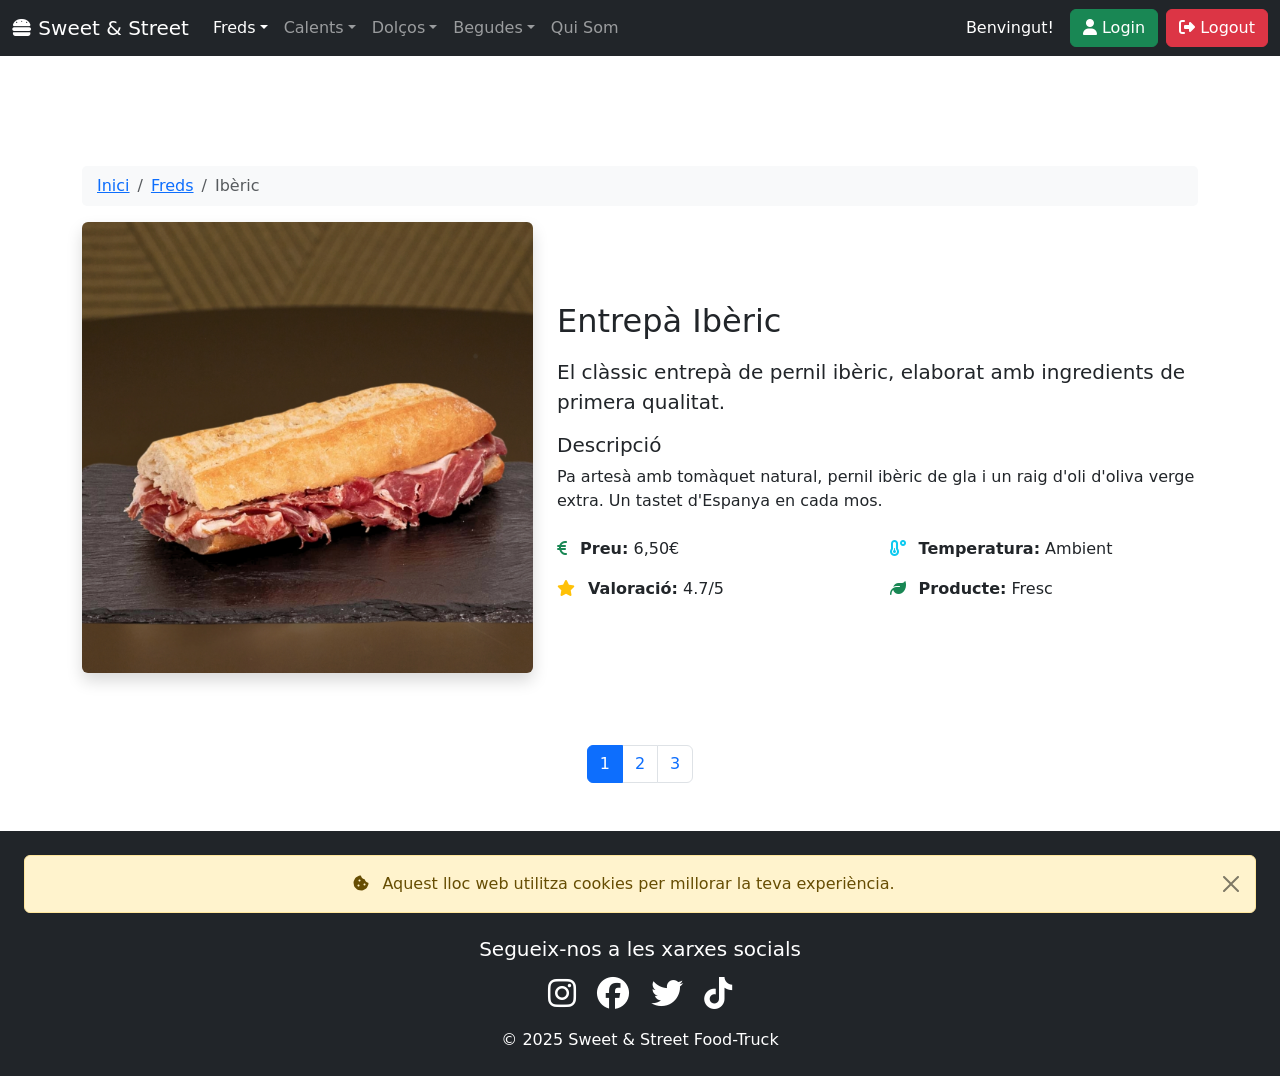
<file: freds/fred1.html>
<!DOCTYPE html>
<html lang="ca">
<head>
    <meta charset="UTF-8">
    <meta name="viewport" content="width=device-width, initial-scale=1.0">
    <title>Entrepà Ibèric | Sweet & Street</title>

    <!-- Bootstrap CSS -->
    <link href="https://cdn.jsdelivr.net/npm/bootstrap@5.3.2/dist/css/bootstrap.min.css" rel="stylesheet">
    <!-- FontAwesome -->
    <link href="https://cdnjs.cloudflare.com/ajax/libs/font-awesome/6.5.1/css/all.min.css" rel="stylesheet">
    <!-- CSS Personalizado -->
    <link rel="stylesheet" href="../css/styles.css">

    <link rel="icon" type="image/x-icon" href="../img/iconos/comidafria.png">
</head>
<body>

<!-- ================= HEADER ================= -->
<nav class="navbar navbar-expand-lg navbar-dark bg-dark fixed-top">
    <div class="container-fluid">
        <a class="navbar-brand" href="../index.html" data-bs-toggle="tooltip" title="Tornar a l'inici">
            <i class="fa-solid fa-burger"></i>
            Sweet & Street
        </a>
        <button class="navbar-toggler" type="button" data-bs-toggle="collapse" data-bs-target="#menu">
            <span class="navbar-toggler-icon"></span>
        </button>
        <div class="collapse navbar-collapse" id="menu">
            <ul class="navbar-nav me-auto">
                <!-- FREDS (actiu) -->
                <li class="nav-item dropdown">
                    <a class="nav-link dropdown-toggle active" href="#" role="button" data-bs-toggle="dropdown" data-bs-toggle="tooltip" title="Menjar fred">Freds</a>
                    <ul class="dropdown-menu">
                        <li><a class="dropdown-item active" href="fred1.html" data-bs-toggle="tooltip" title="Veure entrepà ibèric">Entrepà ibèric</a></li>
                        <li><a class="dropdown-item" href="fred2.html" data-bs-toggle="tooltip" title="Veure entrepà de formatge">Entrepà formatge</a></li>
                        <li><a class="dropdown-item" href="fred3.html" data-bs-toggle="tooltip" title="Veure amanida">Amanida</a></li>
                    </ul>
                </li>
                <!-- CALENTS -->
                <li class="nav-item dropdown">
                    <a class="nav-link dropdown-toggle" href="#" role="button" data-bs-toggle="dropdown" data-bs-toggle="tooltip" title="Menjar calent">Calents</a>
                    <ul class="dropdown-menu">
                        <li><a class="dropdown-item" href="../calents/calent1.html" data-bs-toggle="tooltip" title="Veure burger">Burger</a></li>
                        <li><a class="dropdown-item" href="../calents/calent2.html" data-bs-toggle="tooltip" title="Veure frankfurt">Frankfurt</a></li>
                        <li><a class="dropdown-item" href="../calents/calent3.html" data-bs-toggle="tooltip" title="Veure pizza">Pizza</a></li>
                    </ul>
                </li>
                <!-- DOLÇOS -->
                <li class="nav-item dropdown">
                    <a class="nav-link dropdown-toggle" href="#" role="button" data-bs-toggle="dropdown" data-bs-toggle="tooltip" title="Dolços">Dolços</a>
                    <ul class="dropdown-menu">
                        <li><a class="dropdown-item" href="../dolcos/dolc1.html" data-bs-toggle="tooltip" title="Veure gelat Magnum">Gelat Magnum</a></li>
                        <li><a class="dropdown-item" href="../dolcos/dolc2.html" data-bs-toggle="tooltip" title="Veure crêppe">Crêppe xocolata</a></li>
                        <li><a class="dropdown-item" href="../dolcos/dolc3.html" data-bs-toggle="tooltip" title="Veure gofre">Gofre</a></li>
                    </ul>
                </li>
                <!-- BEGUDES -->
                <li class="nav-item dropdown">
                    <a class="nav-link dropdown-toggle" href="#" role="button" data-bs-toggle="dropdown" data-bs-toggle="tooltip" title="Begudes">Begudes</a>
                    <ul class="dropdown-menu">
                        <li><a class="dropdown-item" href="../begudes/beguda1.html" data-bs-toggle="tooltip" title="Veure Coca-Cola">Coca Cola</a></li>
                        <li><a class="dropdown-item" href="../begudes/beguda2.html" data-bs-toggle="tooltip" title="Veure cervesa">Cervesa</a></li>
                        <li><a class="dropdown-item" href="../begudes/beguda3.html" data-bs-toggle="tooltip" title="Veure aigua">Aigua</a></li>
                    </ul>
                </li>
                <!-- QUI SOM -->
                <li class="nav-item">
                    <a class="nav-link" href="../quisom.html" data-bs-toggle="tooltip" title="Coneix la nostra història">Qui Som</a>
                </li>
            </ul>
            <span class="navbar-text text-white me-3" id="welcomeText">Benvingut!</span>
            <button class="btn btn-success me-2" type="button" data-bs-toggle="modal" data-bs-target="#loginModal" data-bs-toggle="tooltip" title="Iniciar sessió">
                <i class="fa-solid fa-user"></i> Login
            </button>
            <button class="btn btn-danger" type="button" onclick="logout()" data-bs-toggle="tooltip" title="Tancar sessió">
                <i class="fa-solid fa-right-from-bracket"></i> Logout
            </button>
        </div>
    </div>
</nav>

<!-- ================= MODAL LOGIN ================= -->
<div class="modal fade" id="loginModal" tabindex="-1" aria-labelledby="loginModalLabel" aria-hidden="true">
    <div class="modal-dialog modal-dialog-end mt-5">
        <div class="modal-content">
            <div class="modal-header">
                <h5 class="modal-title" id="loginModalLabel">Iniciar Sessió</h5>
                <button type="button" class="btn-close" data-bs-dismiss="modal" aria-label="Tancar" data-bs-toggle="tooltip" title="Tancar"></button>
            </div>
            <div class="modal-body">
                <form id="loginForm">
                    <div class="mb-3">
                        <label for="username" class="form-label">Nom d'usuari</label>
                        <input type="text" class="form-control" id="username" placeholder="Introdueix el teu nom" data-bs-toggle="tooltip" title="Escriu el teu nom">
                    </div>
                    <div class="mb-3">
                        <label for="password" class="form-label">Contrasenya</label>
                        <input type="password" class="form-control" id="password" placeholder="******" data-bs-toggle="tooltip" title="Introdueix la contrasenya">
                    </div>
                    <button type="button" class="btn btn-primary" onclick="loginSubmit()" data-bs-toggle="tooltip" title="Enviar formulari">Enviar</button>
                    <button type="button" class="btn btn-secondary" data-bs-dismiss="modal" data-bs-toggle="tooltip" title="Cancel·lar">Cancel·lar</button>
                </form>
            </div>
        </div>
    </div>
</div>

<!-- ================= BODY ================= -->
<div class="container mt-5 pt-5">
    <!-- BREADCRUMB -->
    <nav aria-label="breadcrumb">
        <ol class="breadcrumb">
            <li class="breadcrumb-item"><a href="../index.html" data-bs-toggle="tooltip" title="Anar a l'inici">Inici</a></li>
            <li class="breadcrumb-item"><a href="#" data-bs-toggle="tooltip" title="Veure tots els freds">Freds</a></li>
            <li class="breadcrumb-item active" aria-current="page" data-bs-toggle="tooltip" title="Entrepà ibèric">Ibèric</li>
        </ol>
    </nav>

    <!-- Producte: Imatge 40% / Text 60% -->
    <div class="row align-items-center">
        <div class="col-md-5 mb-4">
            <img src="../img/plats/entrepa.jpg" class="img-fluid rounded shadow" alt="Entrepà Ibèric" data-bs-toggle="tooltip" title="Entrepà de pernil ibèric">
        </div>
        <div class="col-md-7">
            <h2 class="mb-3">Entrepà Ibèric</h2>
            <p class="lead">
                El clàssic entrepà de pernil ibèric, elaborat amb ingredients de primera qualitat.
            </p>
            
            <div class="mb-3">
                <h5>Descripció</h5>
                <p>
                    Pa artesà amb tomàquet natural, pernil ibèric de gla i un raig d'oli d'oliva verge extra. 
                    Un tastet d'Espanya en cada mos.
                </p>
            </div>
            
            <div class="row mt-4">
                <div class="col-sm-6">
                    <p><i class="fa-solid fa-euro-sign text-success me-2"></i> <strong>Preu:</strong> 6,50€</p>
                    <p><i class="fa-solid fa-star text-warning me-2"></i> <strong>Valoració:</strong> 4.7/5</p>
                </div>
                <div class="col-sm-6">
                    <p><i class="fa-solid fa-temperature-low text-info me-2"></i> <strong>Temperatura:</strong> Ambient</p>
                    <p><i class="fa-solid fa-leaf text-success me-2"></i> <strong>Producte:</strong> Fresc</p>
                </div>
            </div>
        </div>
    </div>

    <!-- PAGINACIÓ -->
    <nav aria-label="Navegació entre freds" class="mt-5">
        <ul class="pagination justify-content-center">
            <li class="page-item active" aria-current="page"><span class="page-link" data-bs-toggle="tooltip" title="Ibèric (actual)">1</span></li>
            <li class="page-item"><a class="page-link" href="fred2.html" data-bs-toggle="tooltip" title="Veure Formatge">2</a></li>
            <li class="page-item"><a class="page-link" href="fred3.html" data-bs-toggle="tooltip" title="Veure Amanida">3</a></li>
        </ul>
    </nav>
</div>

<!-- ================= FOOTER ================= -->
<footer class="bg-dark text-white text-center p-4 mt-5">
    <!-- ALERTA DE COOKIES -->
    <div class="alert alert-warning alert-dismissible fade show mb-4" role="alert">
        <i class="fa-solid fa-cookie-bite me-2"></i>
        Aquest lloc web utilitza cookies per millorar la teva experiència.
        <button type="button" class="btn-close" data-bs-dismiss="alert" aria-label="Tancar" data-bs-toggle="tooltip" title="Tancar alerta"></button>
    </div>

    <h5>Segueix-nos a les xarxes socials</h5>
    <div class="social-icons mt-3">
        <a href="#" class="text-white me-3" data-bs-toggle="tooltip" title="Instagram"><i class="fa-brands fa-instagram fa-2x"></i></a>
        <a href="#" class="text-white me-3" data-bs-toggle="tooltip" title="Facebook"><i class="fa-brands fa-facebook fa-2x"></i></a>
        <a href="#" class="text-white me-3" data-bs-toggle="tooltip" title="Twitter"><i class="fa-brands fa-twitter fa-2x"></i></a>
        <a href="#" class="text-white" data-bs-toggle="tooltip" title="TikTok"><i class="fa-brands fa-tiktok fa-2x"></i></a>
    </div>
    <p class="mt-3 mb-0">&copy; 2025 Sweet & Street Food-Truck</p>
</footer>

<!-- Scripts -->
<script src="https://cdn.jsdelivr.net/npm/bootstrap@5.3.2/dist/js/bootstrap.bundle.min.js"></script>
<script src="../js/main.js"></script>
</body>
</html>
</file>
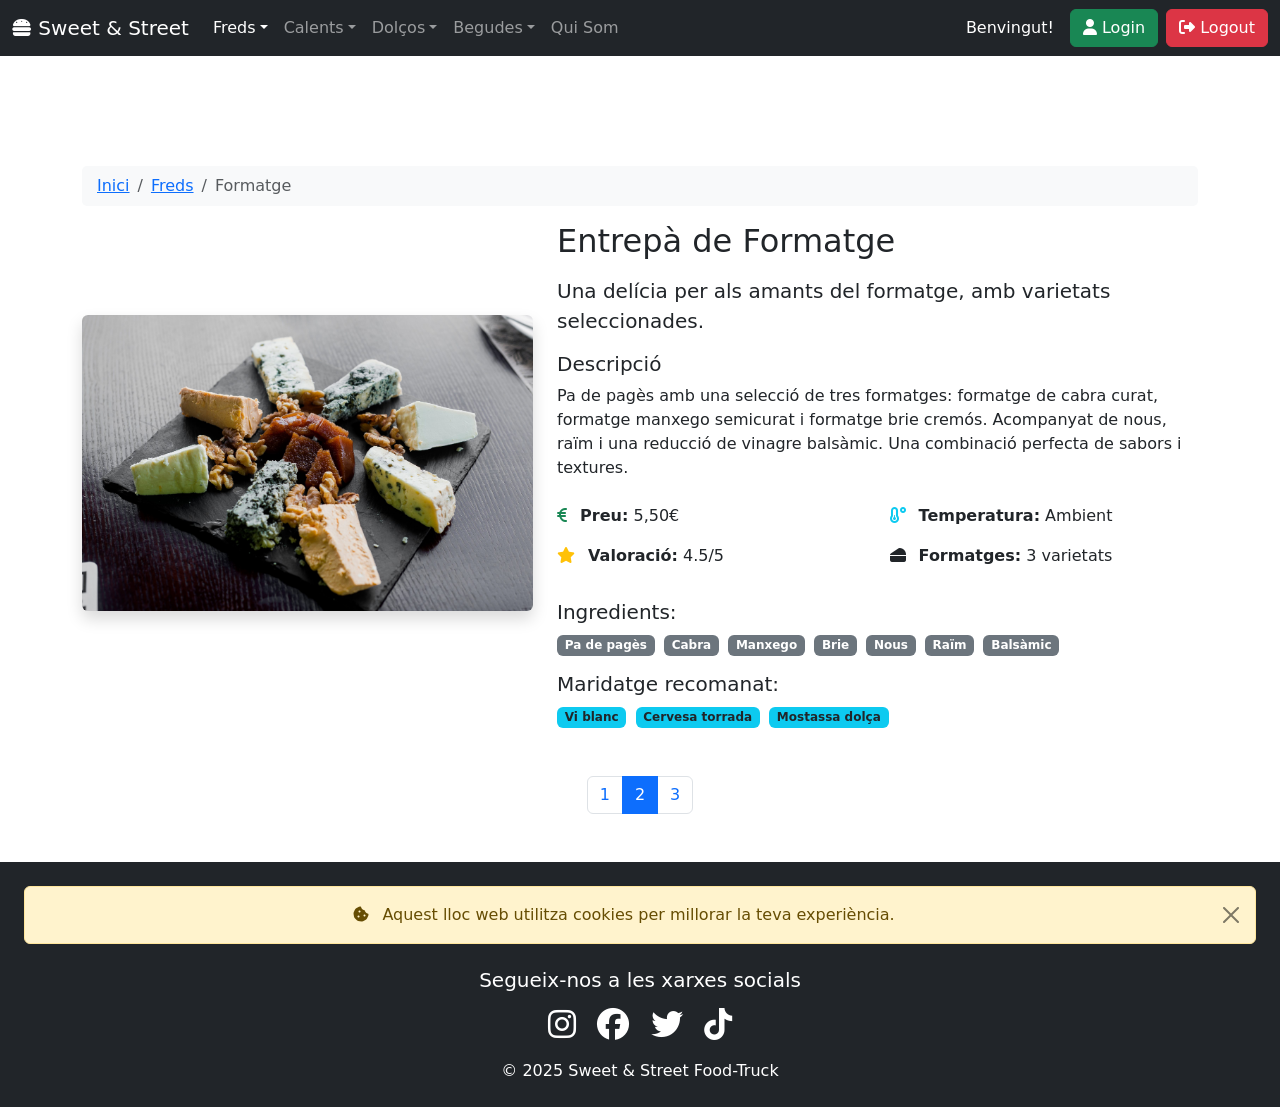
<file: freds/fred2.html>
<!DOCTYPE html>
<html lang="ca">
<head>
    <meta charset="UTF-8">
    <meta name="viewport" content="width=device-width, initial-scale=1.0">
    <title>Entrepà de Formatge | Sweet & Street</title>

    <!-- Bootstrap CSS -->
    <link href="https://cdn.jsdelivr.net/npm/bootstrap@5.3.2/dist/css/bootstrap.min.css" rel="stylesheet">
    <!-- FontAwesome -->
    <link href="https://cdnjs.cloudflare.com/ajax/libs/font-awesome/6.5.1/css/all.min.css" rel="stylesheet">
    <!-- CSS Personalizado -->
    <link rel="stylesheet" href="../css/styles.css">

    <link rel="icon" type="image/x-icon" href="../img/iconos/comidafria.png">
</head>
<body>

<!-- ================= HEADER ================= -->
<nav class="navbar navbar-expand-lg navbar-dark bg-dark fixed-top">
    <div class="container-fluid">
        <a class="navbar-brand" href="../index.html" data-bs-toggle="tooltip" title="Tornar a l'inici">
            <i class="fa-solid fa-burger"></i>
            Sweet & Street
        </a>
        <button class="navbar-toggler" type="button" data-bs-toggle="collapse" data-bs-target="#menu">
            <span class="navbar-toggler-icon"></span>
        </button>
        <div class="collapse navbar-collapse" id="menu">
            <ul class="navbar-nav me-auto">
                <!-- FREDS (actiu) -->
                <li class="nav-item dropdown">
                    <a class="nav-link dropdown-toggle active" href="#" role="button" data-bs-toggle="dropdown" data-bs-toggle="tooltip" title="Menjar fred">Freds</a>
                    <ul class="dropdown-menu">
                        <li><a class="dropdown-item" href="fred1.html" data-bs-toggle="tooltip" title="Veure entrepà ibèric">Entrepà ibèric</a></li>
                        <li><a class="dropdown-item active" href="fred2.html" data-bs-toggle="tooltip" title="Veure entrepà de formatge">Entrepà formatge</a></li>
                        <li><a class="dropdown-item" href="fred3.html" data-bs-toggle="tooltip" title="Veure amanida">Amanida</a></li>
                    </ul>
                </li>
                <!-- CALENTS -->
                <li class="nav-item dropdown">
                    <a class="nav-link dropdown-toggle" href="#" role="button" data-bs-toggle="dropdown" data-bs-toggle="tooltip" title="Menjar calent">Calents</a>
                    <ul class="dropdown-menu">
                        <li><a class="dropdown-item" href="../calents/calent1.html" data-bs-toggle="tooltip" title="Veure burger">Burger</a></li>
                        <li><a class="dropdown-item" href="../calents/calent2.html" data-bs-toggle="tooltip" title="Veure frankfurt">Frankfurt</a></li>
                        <li><a class="dropdown-item" href="../calents/calent3.html" data-bs-toggle="tooltip" title="Veure pizza">Pizza</a></li>
                    </ul>
                </li>
                <!-- DOLÇOS -->
                <li class="nav-item dropdown">
                    <a class="nav-link dropdown-toggle" href="#" role="button" data-bs-toggle="dropdown" data-bs-toggle="tooltip" title="Dolços">Dolços</a>
                    <ul class="dropdown-menu">
                        <li><a class="dropdown-item" href="../dolcos/dolc1.html" data-bs-toggle="tooltip" title="Veure gelat Magnum">Gelat Magnum</a></li>
                        <li><a class="dropdown-item" href="../dolcos/dolc2.html" data-bs-toggle="tooltip" title="Veure crêppe">Crêppe xocolata</a></li>
                        <li><a class="dropdown-item" href="../dolcos/dolc3.html" data-bs-toggle="tooltip" title="Veure gofre">Gofre</a></li>
                    </ul>
                </li>
                <!-- BEGUDES -->
                <li class="nav-item dropdown">
                    <a class="nav-link dropdown-toggle" href="#" role="button" data-bs-toggle="dropdown" data-bs-toggle="tooltip" title="Begudes">Begudes</a>
                    <ul class="dropdown-menu">
                        <li><a class="dropdown-item" href="../begudes/beguda1.html" data-bs-toggle="tooltip" title="Veure Coca-Cola">Coca Cola</a></li>
                        <li><a class="dropdown-item" href="../begudes/beguda2.html" data-bs-toggle="tooltip" title="Veure cervesa">Cervesa</a></li>
                        <li><a class="dropdown-item" href="../begudes/beguda3.html" data-bs-toggle="tooltip" title="Veure aigua">Aigua</a></li>
                    </ul>
                </li>
                <!-- QUI SOM -->
                <li class="nav-item">
                    <a class="nav-link" href="../quisom.html" data-bs-toggle="tooltip" title="Coneix la nostra història">Qui Som</a>
                </li>
            </ul>
            <span class="navbar-text text-white me-3" id="welcomeText">Benvingut!</span>
            <button class="btn btn-success me-2" type="button" data-bs-toggle="modal" data-bs-target="#loginModal" data-bs-toggle="tooltip" title="Iniciar sessió">
                <i class="fa-solid fa-user"></i> Login
            </button>
            <button class="btn btn-danger" type="button" onclick="logout()" data-bs-toggle="tooltip" title="Tancar sessió">
                <i class="fa-solid fa-right-from-bracket"></i> Logout
            </button>
        </div>
    </div>
</nav>

<!-- ================= MODAL LOGIN ================= -->
<div class="modal fade" id="loginModal" tabindex="-1" aria-labelledby="loginModalLabel" aria-hidden="true">
    <div class="modal-dialog modal-dialog-end mt-5">
        <div class="modal-content">
            <div class="modal-header">
                <h5 class="modal-title" id="loginModalLabel">Iniciar Sessió</h5>
                <button type="button" class="btn-close" data-bs-dismiss="modal" aria-label="Tancar" data-bs-toggle="tooltip" title="Tancar"></button>
            </div>
            <div class="modal-body">
                <form id="loginForm">
                    <div class="mb-3">
                        <label for="username" class="form-label">Nom d'usuari</label>
                        <input type="text" class="form-control" id="username" placeholder="Introdueix el teu nom" data-bs-toggle="tooltip" title="Escriu el teu nom">
                    </div>
                    <div class="mb-3">
                        <label for="password" class="form-label">Contrasenya</label>
                        <input type="password" class="form-control" id="password" placeholder="******" data-bs-toggle="tooltip" title="Introdueix la contrasenya">
                    </div>
                    <button type="button" class="btn btn-primary" onclick="loginSubmit()" data-bs-toggle="tooltip" title="Enviar formulari">Enviar</button>
                    <button type="button" class="btn btn-secondary" data-bs-dismiss="modal" data-bs-toggle="tooltip" title="Cancel·lar">Cancel·lar</button>
                </form>
            </div>
        </div>
    </div>
</div>

<!-- ================= BODY ================= -->
<div class="container mt-5 pt-5">
    <!-- BREADCRUMB -->
    <nav aria-label="breadcrumb">
        <ol class="breadcrumb">
            <li class="breadcrumb-item"><a href="../index.html" data-bs-toggle="tooltip" title="Anar a l'inici">Inici</a></li>
            <li class="breadcrumb-item"><a href="#" data-bs-toggle="tooltip" title="Veure tots els freds">Freds</a></li>
            <li class="breadcrumb-item active" aria-current="page" data-bs-toggle="tooltip" title="Entrepà de formatge">Formatge</li>
        </ol>
    </nav>

    <!-- Producte: Imatge 40% / Text 60% -->
    <div class="row align-items-center">
        <!-- Columna imatge (40%) -->
        <div class="col-md-5 mb-4">
            <img src="../img/plats/formatge.jpg" class="img-fluid rounded shadow" alt="Entrepà de Formatge" data-bs-toggle="tooltip" title="Entrepà de formatge artesà">
        </div>
        <!-- Columna descripció (60%) -->
        <div class="col-md-7">
            <h2 class="mb-3">Entrepà de Formatge</h2>
            <p class="lead">
                Una delícia per als amants del formatge, amb varietats seleccionades.
            </p>
            
            <div class="mb-3">
                <h5>Descripció</h5>
                <p>
                    Pa de pagès amb una selecció de tres formatges: formatge de cabra curat, formatge manxego semicurat 
                    i formatge brie cremós. Acompanyat de nous, raïm i una reducció de vinagre balsàmic. 
                    Una combinació perfecta de sabors i textures.
                </p>
            </div>
            
            <div class="row mt-4">
                <div class="col-sm-6">
                    <p><i class="fa-solid fa-euro-sign text-success me-2"></i> <strong>Preu:</strong> 5,50€</p>
                    <p><i class="fa-solid fa-star text-warning me-2"></i> <strong>Valoració:</strong> 4.5/5</p>
                </div>
                <div class="col-sm-6">
                    <p><i class="fa-solid fa-temperature-low text-info me-2"></i> <strong>Temperatura:</strong> Ambient</p>
                    <p><i class="fa-solid fa-cheese me-2"></i> <strong>Formatges:</strong> 3 varietats</p>
                </div>
            </div>
            
            <!-- Ingredients -->
            <div class="mt-3">
                <h5>Ingredients:</h5>
                <span class="badge bg-secondary me-1" data-bs-toggle="tooltip" title="Pa de pagès">Pa de pagès</span>
                <span class="badge bg-secondary me-1" data-bs-toggle="tooltip" title="Formatge de cabra">Cabra</span>
                <span class="badge bg-secondary me-1" data-bs-toggle="tooltip" title="Formatge manxego">Manxego</span>
                <span class="badge bg-secondary me-1" data-bs-toggle="tooltip" title="Formatge brie">Brie</span>
                <span class="badge bg-secondary me-1" data-bs-toggle="tooltip" title="Nous">Nous</span>
                <span class="badge bg-secondary me-1" data-bs-toggle="tooltip" title="Raïm">Raïm</span>
                <span class="badge bg-secondary" data-bs-toggle="tooltip" title="Reducció de balsàmic">Balsàmic</span>
            </div>
            
            <div class="mt-3">
                <h5>Maridatge recomanat:</h5>
                <span class="badge bg-info text-dark me-1" data-bs-toggle="tooltip" title="Vi blanc">Vi blanc</span>
                <span class="badge bg-info text-dark me-1" data-bs-toggle="tooltip" title="Cervesa torrada">Cervesa torrada</span>
                <span class="badge bg-info text-dark" data-bs-toggle="tooltip" title="Mostassa dolça">Mostassa dolça</span>
            </div>
        </div>
    </div>

    <!-- PAGINACIÓ (per navegar entre freds) -->
    <nav aria-label="Navegació entre freds" class="mt-5">
        <ul class="pagination justify-content-center">
            <li class="page-item"><a class="page-link" href="fred1.html" data-bs-toggle="tooltip" title="Veure Ibèric">1</a></li>
            <li class="page-item active" aria-current="page"><span class="page-link" data-bs-toggle="tooltip" title="Formatge (actual)">2</span></li>
            <li class="page-item"><a class="page-link" href="fred3.html" data-bs-toggle="tooltip" title="Veure Amanida">3</a></li>
        </ul>
    </nav>
</div>

<!-- ================= FOOTER ================= -->
<footer class="bg-dark text-white text-center p-4 mt-5">
    <div class="alert alert-warning alert-dismissible fade show mb-4" role="alert">
        <i class="fa-solid fa-cookie-bite me-2"></i>
        Aquest lloc web utilitza cookies per millorar la teva experiència.
        <button type="button" class="btn-close" data-bs-dismiss="alert" aria-label="Tancar" data-bs-toggle="tooltip" title="Tancar alerta"></button>
    </div>

    <h5>Segueix-nos a les xarxes socials</h5>
    <div class="social-icons mt-3">
        <a href="#" class="text-white me-3" data-bs-toggle="tooltip" title="Instagram"><i class="fa-brands fa-instagram fa-2x"></i></a>
        <a href="#" class="text-white me-3" data-bs-toggle="tooltip" title="Facebook"><i class="fa-brands fa-facebook fa-2x"></i></a>
        <a href="#" class="text-white me-3" data-bs-toggle="tooltip" title="Twitter"><i class="fa-brands fa-twitter fa-2x"></i></a>
        <a href="#" class="text-white" data-bs-toggle="tooltip" title="TikTok"><i class="fa-brands fa-tiktok fa-2x"></i></a>
    </div>
    <p class="mt-3 mb-0">&copy; 2025 Sweet & Street Food-Truck</p>
</footer>

<!-- Scripts -->
<script src="https://cdn.jsdelivr.net/npm/bootstrap@5.3.2/dist/js/bootstrap.bundle.min.js"></script>
<script src="../js/main.js"></script>
</body>
</html>
</file>
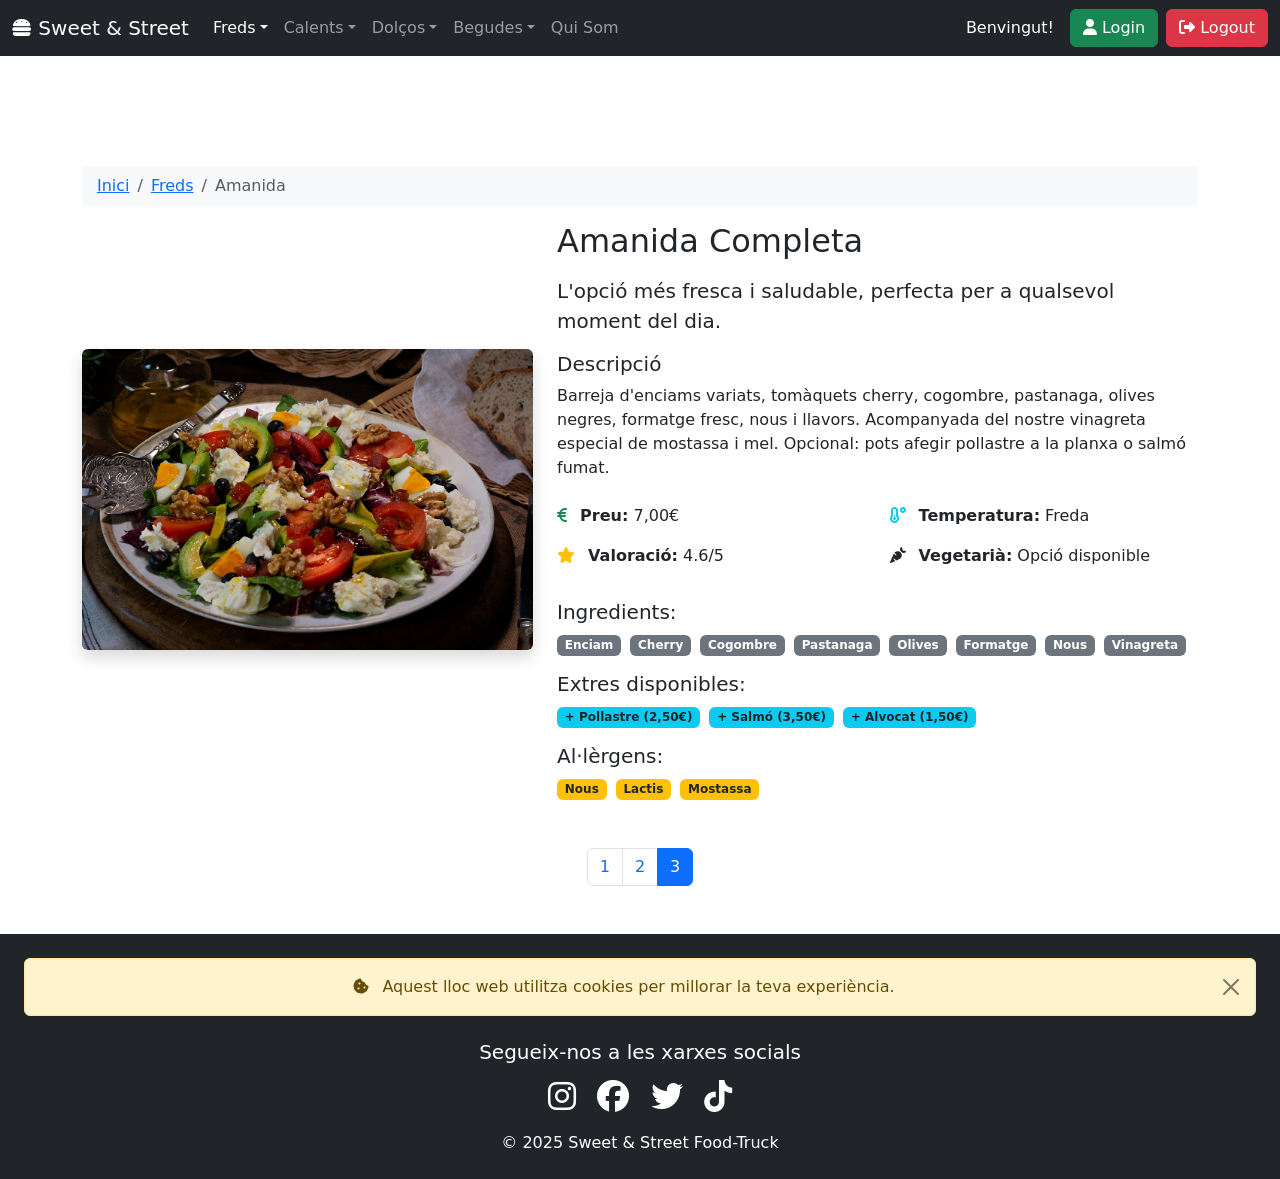
<file: freds/fred3.html>
<!DOCTYPE html>
<html lang="ca">
<head>
    <meta charset="UTF-8">
    <meta name="viewport" content="width=device-width, initial-scale=1.0">
    <title>Amanida | Sweet & Street</title>

    <!-- Bootstrap CSS -->
    <link href="https://cdn.jsdelivr.net/npm/bootstrap@5.3.2/dist/css/bootstrap.min.css" rel="stylesheet">
    <!-- FontAwesome -->
    <link href="https://cdnjs.cloudflare.com/ajax/libs/font-awesome/6.5.1/css/all.min.css" rel="stylesheet">
    <!-- CSS Personalizado -->
    <link rel="stylesheet" href="../css/styles.css">

    <link rel="icon" type="image/x-icon" href="../img/iconos/comidafria.png">
</head>
<body>

<!-- ================= HEADER ================= -->
<nav class="navbar navbar-expand-lg navbar-dark bg-dark fixed-top">
    <div class="container-fluid">
        <a class="navbar-brand" href="../index.html" data-bs-toggle="tooltip" title="Tornar a l'inici">
            <i class="fa-solid fa-burger"></i>
            Sweet & Street
        </a>
        <button class="navbar-toggler" type="button" data-bs-toggle="collapse" data-bs-target="#menu">
            <span class="navbar-toggler-icon"></span>
        </button>
        <div class="collapse navbar-collapse" id="menu">
            <ul class="navbar-nav me-auto">
                <!-- FREDS (actiu) -->
                <li class="nav-item dropdown">
                    <a class="nav-link dropdown-toggle active" href="#" role="button" data-bs-toggle="dropdown" data-bs-toggle="tooltip" title="Menjar fred">Freds</a>
                    <ul class="dropdown-menu">
                        <li><a class="dropdown-item" href="fred1.html" data-bs-toggle="tooltip" title="Veure entrepà ibèric">Entrepà ibèric</a></li>
                        <li><a class="dropdown-item" href="fred2.html" data-bs-toggle="tooltip" title="Veure entrepà de formatge">Entrepà formatge</a></li>
                        <li><a class="dropdown-item active" href="fred3.html" data-bs-toggle="tooltip" title="Veure amanida">Amanida</a></li>
                    </ul>
                </li>
                <!-- CALENTS -->
                <li class="nav-item dropdown">
                    <a class="nav-link dropdown-toggle" href="#" role="button" data-bs-toggle="dropdown" data-bs-toggle="tooltip" title="Menjar calent">Calents</a>
                    <ul class="dropdown-menu">
                        <li><a class="dropdown-item" href="../calents/calent1.html" data-bs-toggle="tooltip" title="Veure burger">Burger</a></li>
                        <li><a class="dropdown-item" href="../calents/calent2.html" data-bs-toggle="tooltip" title="Veure frankfurt">Frankfurt</a></li>
                        <li><a class="dropdown-item" href="../calents/calent3.html" data-bs-toggle="tooltip" title="Veure pizza">Pizza</a></li>
                    </ul>
                </li>
                <!-- DOLÇOS -->
                <li class="nav-item dropdown">
                    <a class="nav-link dropdown-toggle" href="#" role="button" data-bs-toggle="dropdown" data-bs-toggle="tooltip" title="Dolços">Dolços</a>
                    <ul class="dropdown-menu">
                        <li><a class="dropdown-item" href="../dolcos/dolc1.html" data-bs-toggle="tooltip" title="Veure gelat Magnum">Gelat Magnum</a></li>
                        <li><a class="dropdown-item" href="../dolcos/dolc2.html" data-bs-toggle="tooltip" title="Veure crêppe">Crêppe xocolata</a></li>
                        <li><a class="dropdown-item" href="../dolcos/dolc3.html" data-bs-toggle="tooltip" title="Veure gofre">Gofre</a></li>
                    </ul>
                </li>
                <!-- BEGUDES -->
                <li class="nav-item dropdown">
                    <a class="nav-link dropdown-toggle" href="#" role="button" data-bs-toggle="dropdown" data-bs-toggle="tooltip" title="Begudes">Begudes</a>
                    <ul class="dropdown-menu">
                        <li><a class="dropdown-item" href="../begudes/beguda1.html" data-bs-toggle="tooltip" title="Veure Coca-Cola">Coca Cola</a></li>
                        <li><a class="dropdown-item" href="../begudes/beguda2.html" data-bs-toggle="tooltip" title="Veure cervesa">Cervesa</a></li>
                        <li><a class="dropdown-item" href="../begudes/beguda3.html" data-bs-toggle="tooltip" title="Veure aigua">Aigua</a></li>
                    </ul>
                </li>
                <!-- QUI SOM -->
                <li class="nav-item">
                    <a class="nav-link" href="../quisom.html" data-bs-toggle="tooltip" title="Coneix la nostra història">Qui Som</a>
                </li>
            </ul>
            <span class="navbar-text text-white me-3" id="welcomeText">Benvingut!</span>
            <button class="btn btn-success me-2" type="button" data-bs-toggle="modal" data-bs-target="#loginModal" data-bs-toggle="tooltip" title="Iniciar sessió">
                <i class="fa-solid fa-user"></i> Login
            </button>
            <button class="btn btn-danger" type="button" onclick="logout()" data-bs-toggle="tooltip" title="Tancar sessió">
                <i class="fa-solid fa-right-from-bracket"></i> Logout
            </button>
        </div>
    </div>
</nav>

<!-- ================= MODAL LOGIN ================= -->
<div class="modal fade" id="loginModal" tabindex="-1" aria-labelledby="loginModalLabel" aria-hidden="true">
    <div class="modal-dialog modal-dialog-end mt-5">
        <div class="modal-content">
            <div class="modal-header">
                <h5 class="modal-title" id="loginModalLabel">Iniciar Sessió</h5>
                <button type="button" class="btn-close" data-bs-dismiss="modal" aria-label="Tancar" data-bs-toggle="tooltip" title="Tancar"></button>
            </div>
            <div class="modal-body">
                <form id="loginForm">
                    <div class="mb-3">
                        <label for="username" class="form-label">Nom d'usuari</label>
                        <input type="text" class="form-control" id="username" placeholder="Introdueix el teu nom" data-bs-toggle="tooltip" title="Escriu el teu nom">
                    </div>
                    <div class="mb-3">
                        <label for="password" class="form-label">Contrasenya</label>
                        <input type="password" class="form-control" id="password" placeholder="******" data-bs-toggle="tooltip" title="Introdueix la contrasenya">
                    </div>
                    <button type="button" class="btn btn-primary" onclick="loginSubmit()" data-bs-toggle="tooltip" title="Enviar formulari">Enviar</button>
                    <button type="button" class="btn btn-secondary" data-bs-dismiss="modal" data-bs-toggle="tooltip" title="Cancel·lar">Cancel·lar</button>
                </form>
            </div>
        </div>
    </div>
</div>

<!-- ================= BODY ================= -->
<div class="container mt-5 pt-5">
    <!-- BREADCRUMB -->
    <nav aria-label="breadcrumb">
        <ol class="breadcrumb">
            <li class="breadcrumb-item"><a href="../index.html" data-bs-toggle="tooltip" title="Anar a l'inici">Inici</a></li>
            <li class="breadcrumb-item"><a href="#" data-bs-toggle="tooltip" title="Veure tots els freds">Freds</a></li>
            <li class="breadcrumb-item active" aria-current="page" data-bs-toggle="tooltip" title="Amanida">Amanida</li>
        </ol>
    </nav>

    <!-- Producte: Imatge 40% / Text 60% -->
    <div class="row align-items-center">
        <!-- Columna imatge (40%) -->
        <div class="col-md-5 mb-4">
            <img src="../img/plats/amanida.jpg" class="img-fluid rounded shadow" alt="Amanida" data-bs-toggle="tooltip" title="Amanida fresca i saludable">
        </div>
        <!-- Columna descripció (60%) -->
        <div class="col-md-7">
            <h2 class="mb-3">Amanida Completa</h2>
            <p class="lead">
                L'opció més fresca i saludable, perfecta per a qualsevol moment del dia.
            </p>
            
            <div class="mb-3">
                <h5>Descripció</h5>
                <p>
                    Barreja d'enciams variats, tomàquets cherry, cogombre, pastanaga, olives negres, 
                    formatge fresc, nous i llavors. Acompanyada del nostre vinagreta especial de mostassa i mel. 
                    Opcional: pots afegir pollastre a la planxa o salmó fumat.
                </p>
            </div>
            
            <div class="row mt-4">
                <div class="col-sm-6">
                    <p><i class="fa-solid fa-euro-sign text-success me-2"></i> <strong>Preu:</strong> 7,00€</p>
                    <p><i class="fa-solid fa-star text-warning me-2"></i> <strong>Valoració:</strong> 4.6/5</p>
                </div>
                <div class="col-sm-6">
                    <p><i class="fa-solid fa-temperature-low text-info me-2"></i> <strong>Temperatura:</strong> Freda</p>
                    <p><i class="fa-solid fa-carrot me-2"></i> <strong>Vegetarià:</strong> Opció disponible</p>
                </div>
            </div>
            
            <!-- Ingredients -->
            <div class="mt-3">
                <h5>Ingredients:</h5>
                <span class="badge bg-secondary me-1" data-bs-toggle="tooltip" title="Enciam variat">Enciam</span>
                <span class="badge bg-secondary me-1" data-bs-toggle="tooltip" title="Tomàquets cherry">Cherry</span>
                <span class="badge bg-secondary me-1" data-bs-toggle="tooltip" title="Cogombre">Cogombre</span>
                <span class="badge bg-secondary me-1" data-bs-toggle="tooltip" title="Pastanaga">Pastanaga</span>
                <span class="badge bg-secondary me-1" data-bs-toggle="tooltip" title="Olives negres">Olives</span>
                <span class="badge bg-secondary me-1" data-bs-toggle="tooltip" title="Formatge fresc">Formatge</span>
                <span class="badge bg-secondary me-1" data-bs-toggle="tooltip" title="Nous">Nous</span>
                <span class="badge bg-secondary" data-bs-toggle="tooltip" title="Vinagreta mostassa i mel">Vinagreta</span>
            </div>
            
            <div class="mt-3">
                <h5>Extres disponibles:</h5>
                <span class="badge bg-info text-dark me-1" data-bs-toggle="tooltip" title="Pollastre a la planxa">+ Pollastre (2,50€)</span>
                <span class="badge bg-info text-dark me-1" data-bs-toggle="tooltip" title="Salmó fumat">+ Salmó (3,50€)</span>
                <span class="badge bg-info text-dark" data-bs-toggle="tooltip" title="Alvocat">+ Alvocat (1,50€)</span>
            </div>
            
            <div class="mt-3">
                <h5>Al·lèrgens:</h5>
                <span class="badge bg-warning text-dark me-1" data-bs-toggle="tooltip" title="Conté fruits secs">Nous</span>
                <span class="badge bg-warning text-dark me-1" data-bs-toggle="tooltip" title="Conté lactis">Lactis</span>
                <span class="badge bg-warning text-dark" data-bs-toggle="tooltip" title="Conté mostassa">Mostassa</span>
            </div>
        </div>
    </div>

    <!-- PAGINACIÓ (per navegar entre freds) -->
    <nav aria-label="Navegació entre freds" class="mt-5">
        <ul class="pagination justify-content-center">
            <li class="page-item"><a class="page-link" href="fred1.html" data-bs-toggle="tooltip" title="Veure Ibèric">1</a></li>
            <li class="page-item"><a class="page-link" href="fred2.html" data-bs-toggle="tooltip" title="Veure Formatge">2</a></li>
            <li class="page-item active" aria-current="page"><span class="page-link" data-bs-toggle="tooltip" title="Amanida (actual)">3</span></li>
        </ul>
    </nav>
</div>

<!-- ================= FOOTER ================= -->
<footer class="bg-dark text-white text-center p-4 mt-5">
    <div class="alert alert-warning alert-dismissible fade show mb-4" role="alert">
        <i class="fa-solid fa-cookie-bite me-2"></i>
        Aquest lloc web utilitza cookies per millorar la teva experiència.
        <button type="button" class="btn-close" data-bs-dismiss="alert" aria-label="Tancar" data-bs-toggle="tooltip" title="Tancar alerta"></button>
    </div>

    <h5>Segueix-nos a les xarxes socials</h5>
    <div class="social-icons mt-3">
        <a href="#" class="text-white me-3" data-bs-toggle="tooltip" title="Instagram"><i class="fa-brands fa-instagram fa-2x"></i></a>
        <a href="#" class="text-white me-3" data-bs-toggle="tooltip" title="Facebook"><i class="fa-brands fa-facebook fa-2x"></i></a>
        <a href="#" class="text-white me-3" data-bs-toggle="tooltip" title="Twitter"><i class="fa-brands fa-twitter fa-2x"></i></a>
        <a href="#" class="text-white" data-bs-toggle="tooltip" title="TikTok"><i class="fa-brands fa-tiktok fa-2x"></i></a>
    </div>
    <p class="mt-3 mb-0">&copy; 2025 Sweet & Street Food-Truck</p>
</footer>

<!-- Scripts -->
<script src="https://cdn.jsdelivr.net/npm/bootstrap@5.3.2/dist/js/bootstrap.bundle.min.js"></script>
<script src="../js/main.js"></script>
</body>
</html>
</file>
<file: css/styles.css>
/* Ajuste para el navbar fijo */
body {
    padding-top: 70px;
}

/* Estilo para las cards */
.card {
    transition: transform 0.3s ease;
    box-shadow: 0 4px 8px rgba(0,0,0,0.1);
}

.card:hover {
    transform: translateY(-5px);
    box-shadow: 0 8px 16px rgba(0,0,0,0.2);
}

/* Estilo para el footer */
footer {
    position: relative;
    bottom: 0;
    width: 100%;
}

/* Iconos sociales en el footer */
.social-icons a {
    transition: opacity 0.3s ease;
}

.social-icons a:hover {
    opacity: 0.7;
}

/* Modal a la derecha */
.modal-dialog-end {
    position: absolute;
    right: 20px;
    margin: 0;
}

/* Responsive para móvil */
@media (max-width: 576px) {
    .modal-dialog-end {
        right: 0;
        left: 0;
        margin: 10px auto;
        width: 90%;
    }
}

/* Estilo para el breadcrumb */
.breadcrumb {
    background-color: #f8f9fa;
    padding: 8px 15px;
    border-radius: 5px;
}

/* Ajuste de imágenes en carrusel */
.carousel-item img {
    height: 400px;
    object-fit: cover;
}

@media (max-width: 768px) {
    .carousel-item img {
        height: 250px;
    }
}
</file>
